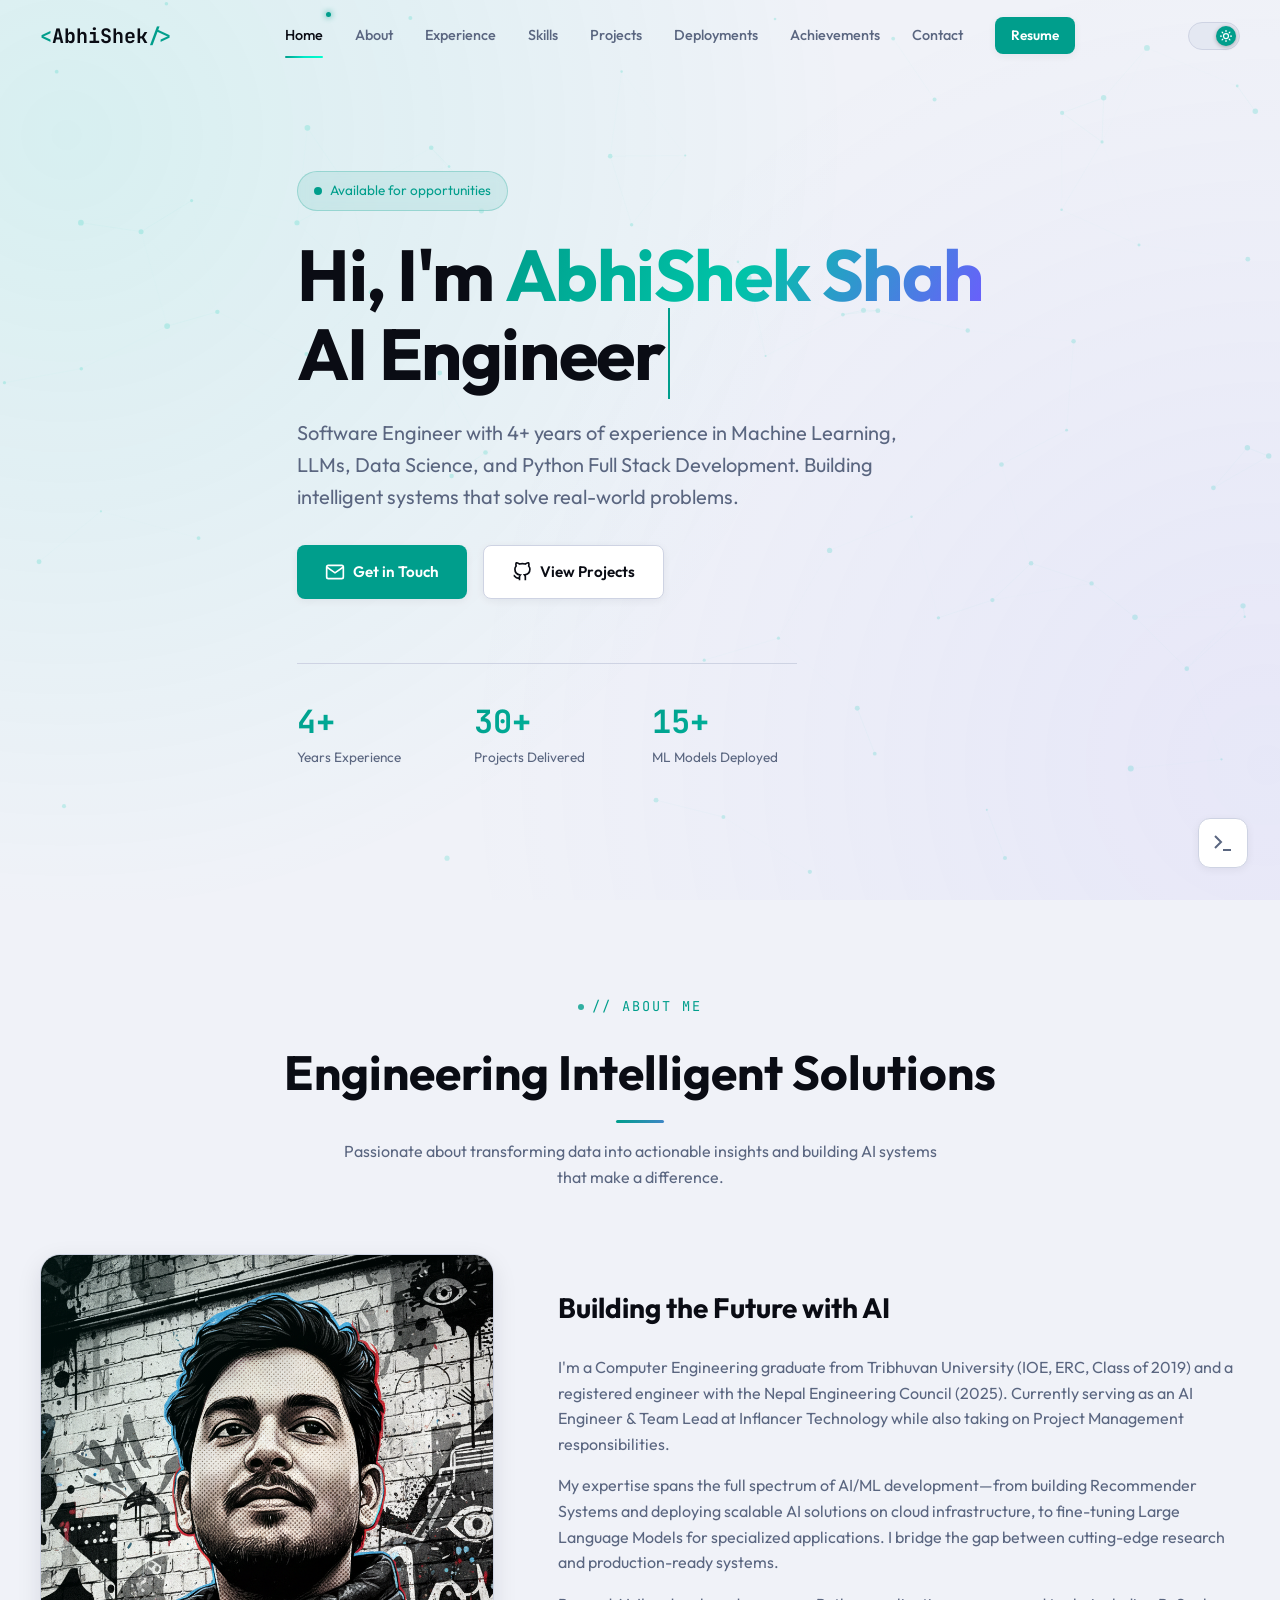
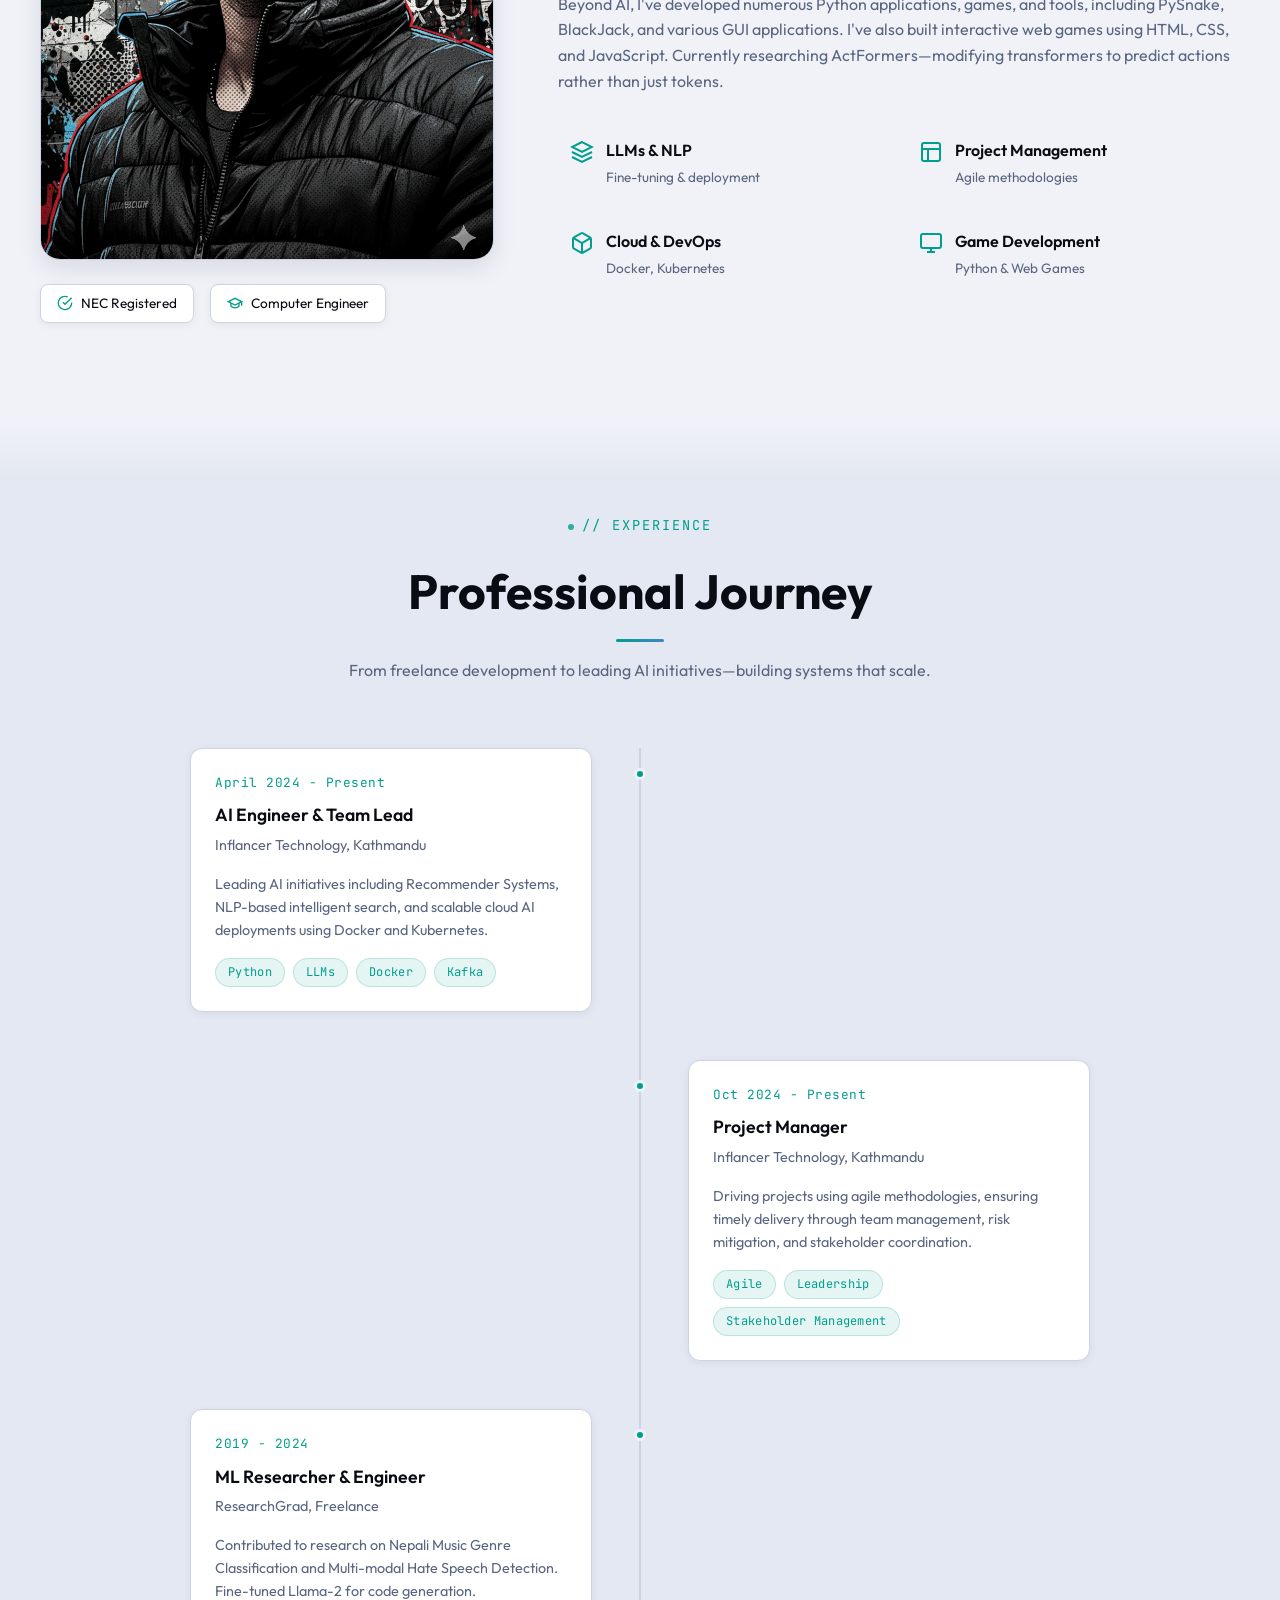
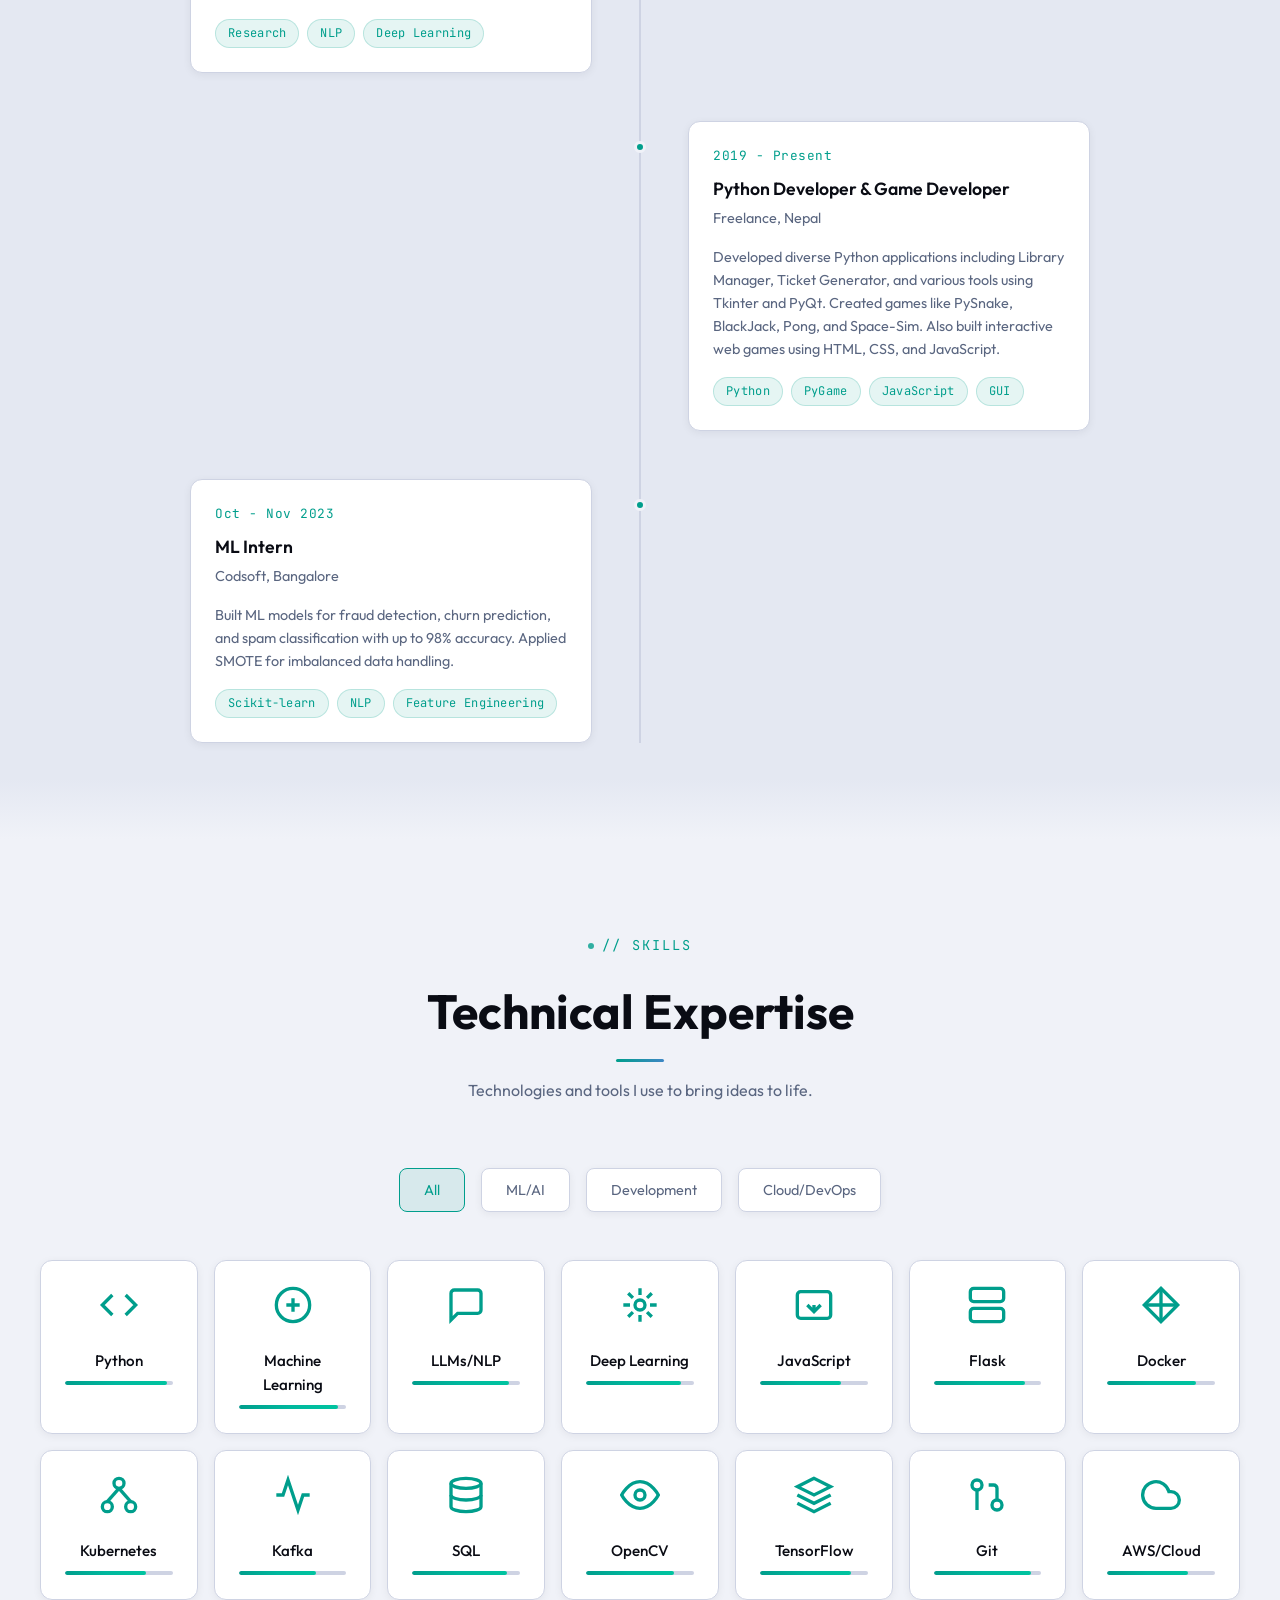
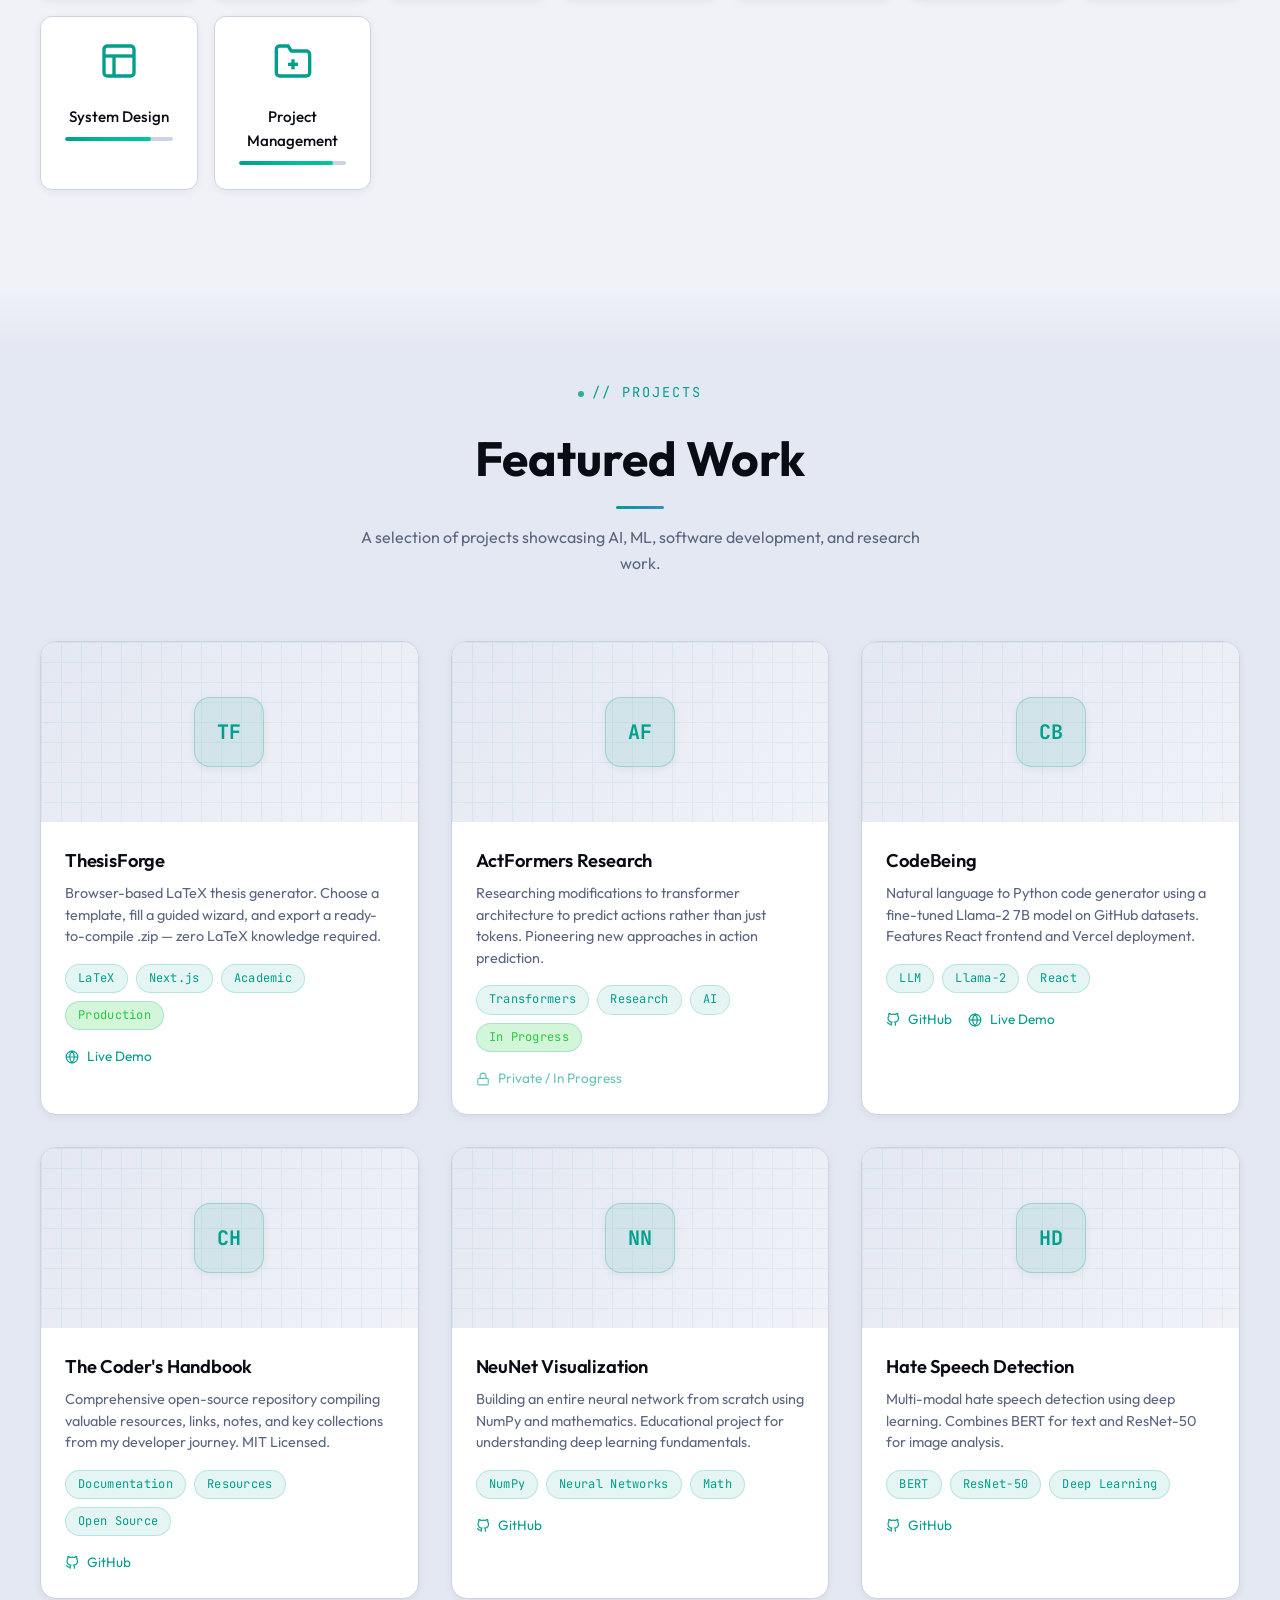
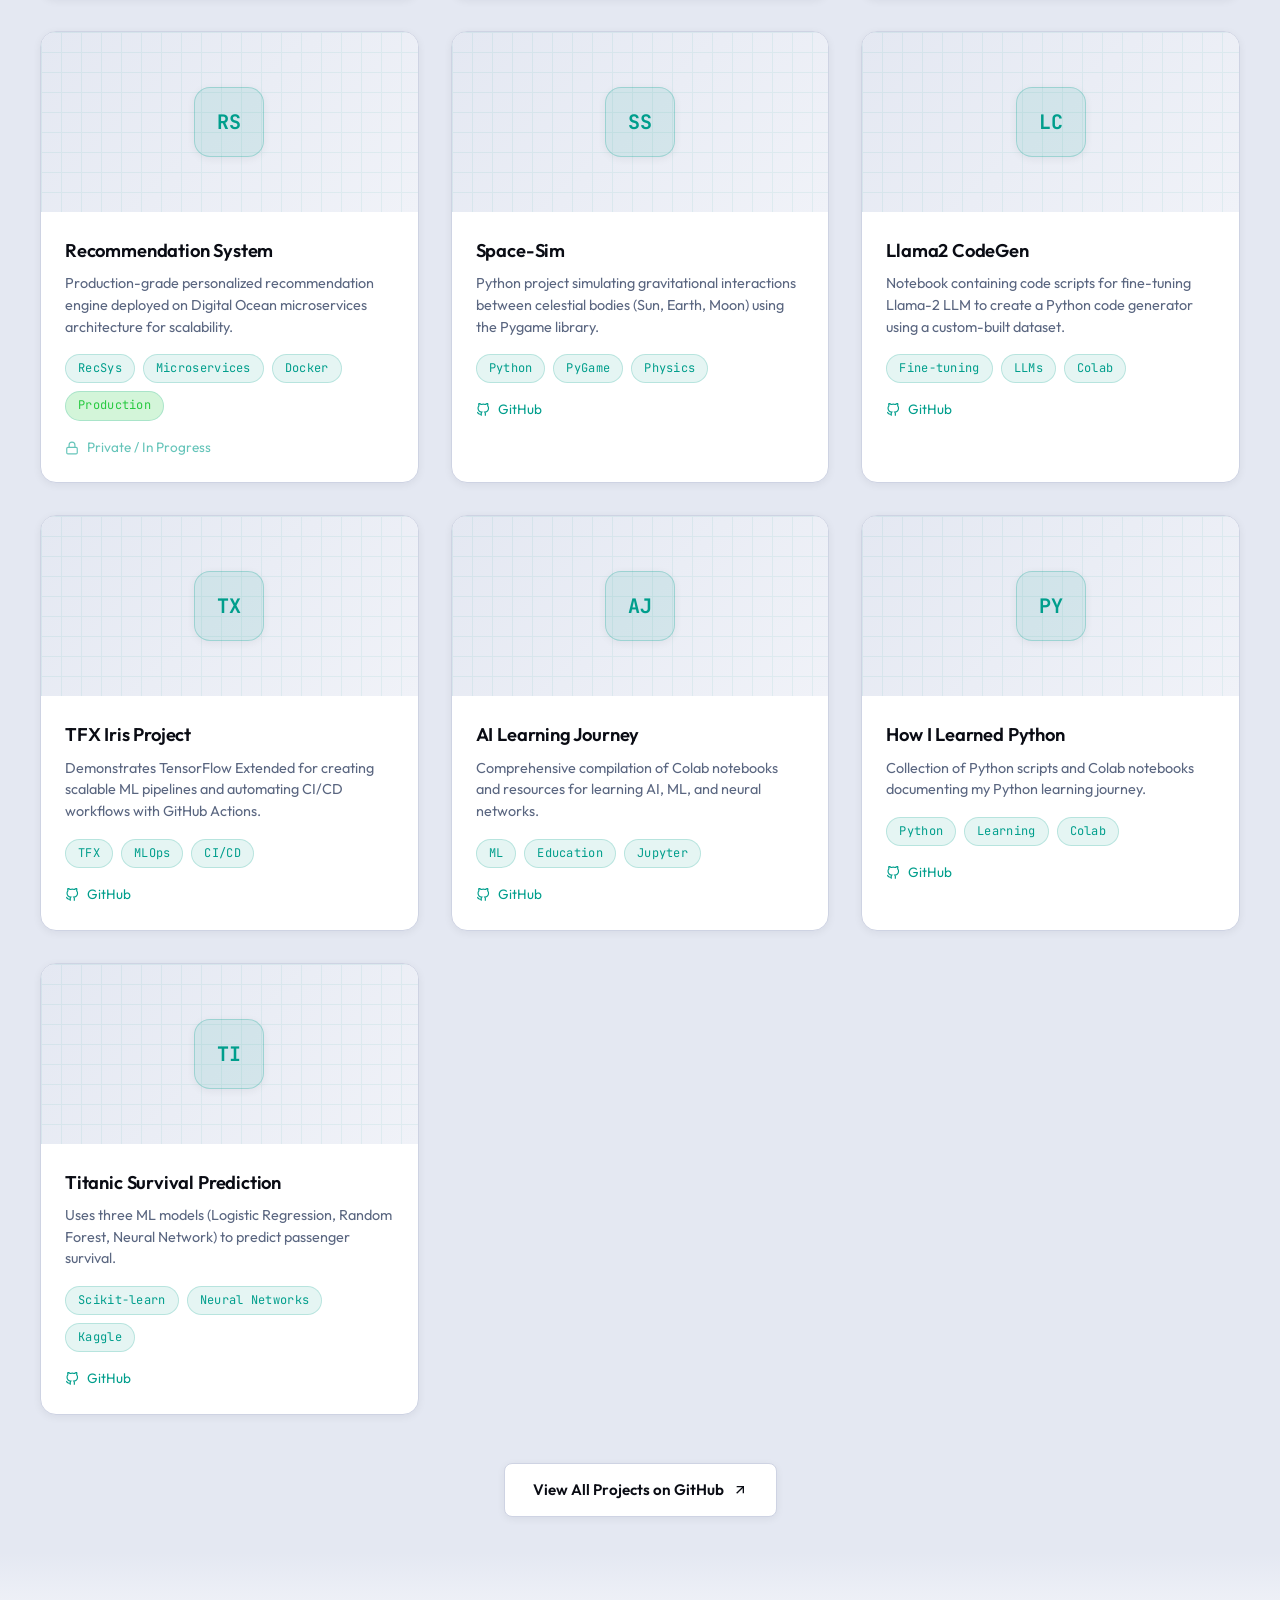
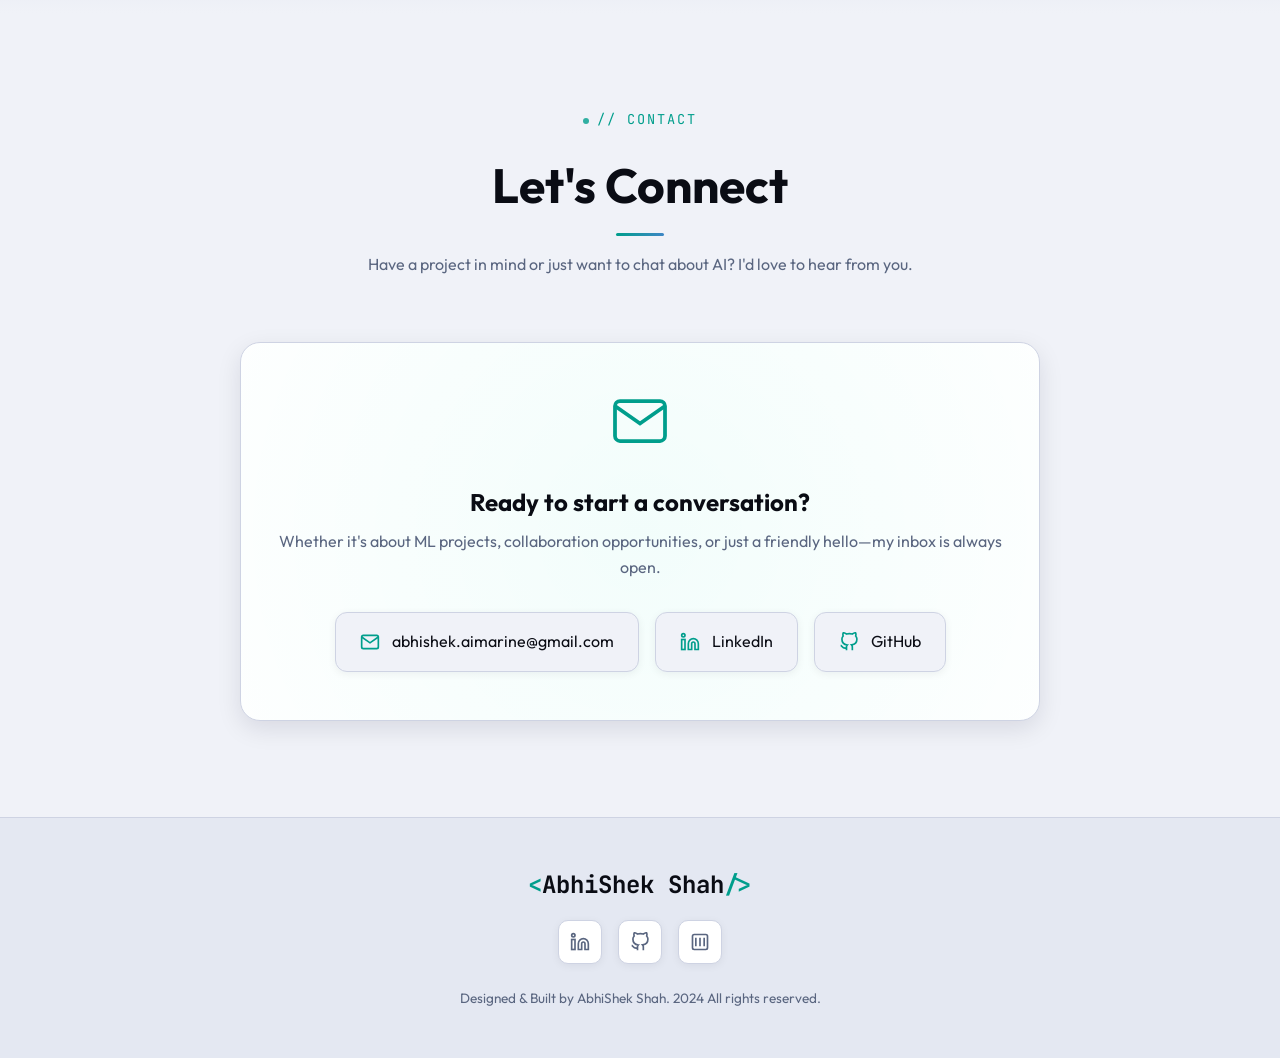
<file: index.html>
<!DOCTYPE html>
<html lang="en" data-theme="dark">
<head>
    <meta charset="UTF-8">
    <meta name="viewport" content="width=device-width, initial-scale=1.0">

    <!--
    ╔══════════════════════════════════════════════════════════════════╗
    ║  SEO LAYER — AbhiShek Shah Portfolio                            ║
    ║  All additions are metadata only. Zero visual/JS changes.       ║
    ╚══════════════════════════════════════════════════════════════════╝
    -->

    <!-- ═══ 1. PRIMARY META ════════════════════════════════════════════
         FIX: Removed duplicate <title>. One canonical title, keyword-
         optimised, under 60 chars, primary keyword first.
         "AbhiShek Shah | AI Engineer & ML Developer — Nepal" = 51 chars.
    ══════════════════════════════════════════════════════════════════ -->
    <title>AbhiShek Shah | AI Engineer &amp; ML Developer — Nepal</title>

    <!-- FIX: Meta description — 155 chars, keywords natural, CTA present.
         Google boldens matching keywords in SERPs, boosting visual CTR. -->
    <meta name="description" content="AbhiShek Shah is an AI Engineer & Team Lead at Inflancer Technology, Kathmandu. Expert in LLMs, NLP, Recommender Systems, Python, Docker & Agile project management.">

    <!-- FIX: Author + robots — explicit E-E-A-T signal for authorship -->
    <meta name="author" content="AbhiShek Shah">
    <meta name="robots" content="index, follow, max-snippet:-1, max-image-preview:large, max-video-preview:-1">

    <!-- FIX: Geo tags — helps Google & Bing surface this page for
         Kathmandu / Nepal engineering talent searches -->
    <meta name="geo.region" content="NP-BA">
    <meta name="geo.placename" content="Kathmandu, Nepal">
    <meta name="geo.position" content="27.7172;85.3240">
    <meta name="ICBM" content="27.7172, 85.3240">

    <!-- FIX: theme-color — brand teal in Chrome/Android address bar -->
    <meta name="theme-color" content="#00d9b5">
    <meta name="theme-color" media="(prefers-color-scheme: light)" content="#009e8c">

    <!-- ═══ 2. CANONICAL ══════════════════════════════════════════════
         FIX: Prevents indexing of www. vs non-www. vs /index.html
         duplicates. Update the domain to your real deployed URL.
    ══════════════════════════════════════════════════════════════════ -->
    <link rel="canonical" href="https://abhiverse01.github.io/">
    <!-- ^ Replace with your actual live domain, e.g.:
         https://abhishekshah.dev/ or https://yourname.vercel.app/    -->

    <!-- ═══ 3. OPEN GRAPH (Facebook, LinkedIn, WhatsApp, Slack) ═══════
         FIX: LinkedIn job applications and recruiter shares now show a
         rich preview card instead of a blank link. OG:image should be a
         1200×630px screenshot/graphic of the portfolio. Store it at
         assets/og-preview.png and update the content URL below.
    ══════════════════════════════════════════════════════════════════ -->
    <meta property="og:type"        content="profile">
    <meta property="og:site_name"   content="AbhiShek Shah Portfolio">
    <meta property="og:title"       content="AbhiShek Shah | AI Engineer &amp; ML Developer">
    <meta property="og:description" content="Software Engineer with 4+ years in Machine Learning, LLMs, NLP, and Python Full-Stack. Currently AI Engineer & Team Lead at Inflancer Technology, Kathmandu.">
    <meta property="og:url"         content="https://abhiverse01.github.io/">
    <meta property="og:image"       content="https://abhiverse01.github.io/assets/og-preview.png">
    <meta property="og:image:width"  content="1200">
    <meta property="og:image:height" content="630">
    <meta property="og:image:alt"    content="AbhiShek Shah — AI Engineer portfolio">
    <meta property="og:locale"      content="en_US">
    <!-- Profile-specific OG (used by Facebook and LinkedIn person profiles) -->
    <meta property="profile:first_name" content="AbhiShek">
    <meta property="profile:last_name"  content="Shah">
    <meta property="profile:username"   content="abhiverse01">

    <!-- ═══ 4. TWITTER / X CARD ══════════════════════════════════════
         FIX: summary_large_image renders a big hero preview on X/Twitter.
         Update twitter:site if you have a Twitter handle.
    ══════════════════════════════════════════════════════════════════ -->
    <meta name="twitter:card"        content="summary_large_image">
    <meta name="twitter:title"       content="AbhiShek Shah | AI Engineer &amp; ML Developer">
    <meta name="twitter:description" content="Software Engineer with 4+ years in ML, LLMs, NLP, and Python. Team Lead at Inflancer Technology, Kathmandu, Nepal.">
    <meta name="twitter:image"       content="https://abhiverse01.github.io/assets/og-preview.png">
    <meta name="twitter:image:alt"   content="AbhiShek Shah — AI Engineer portfolio">
    <!-- <meta name="twitter:site"   content="@yourhandle"> -->
    <!-- <meta name="twitter:creator" content="@yourhandle"> -->

    <!-- ═══ 5. FAVICONS ═══════════════════════════════════════════════
         FIX: Browsers show a blank tab without these. Create the icon
         files and drop them in the root / assets folder.
         Recommended: Use realfavicongenerator.net with your logo/initial.
    ══════════════════════════════════════════════════════════════════ -->
    <link rel="icon"             type="image/x-icon"  href="/favicon.ico">
    <link rel="icon"             type="image/png"     href="/assets/favicon-32x32.png" sizes="32x32">
    <link rel="icon"             type="image/png"     href="/assets/favicon-16x16.png" sizes="16x16">
    <link rel="apple-touch-icon"                      href="/assets/apple-touch-icon.png" sizes="180x180">
    <link rel="manifest"                              href="/site.webmanifest">

    <!-- ═══ 6. PERFORMANCE — PRECONNECT & PRELOAD ════════════════════
         FIX 1: Preconnect to Google Fonts origins (unchanged from original).
         FIX 2: Preload the hero photo (LCP element) — Google's Core Web
         Vitals score this as a ranking signal. fetchpriority="high" tells
         the browser to fetch it before anything else above the fold.
         FIX 3: font-display=swap appended to Google Fonts URL prevents
         invisible text during font load (FOIT), improving CLS scores.
    ══════════════════════════════════════════════════════════════════ -->
    <link rel="preconnect" href="https://fonts.googleapis.com">
    <link rel="preconnect" href="https://fonts.gstatic.com" crossorigin>

    <!-- FIX: Preload LCP hero image — update path if your image differs -->
    <link rel="preload" as="image" href="assets/hero-photo.png" fetchpriority="high">

    <!-- FIX: &display=swap added — eliminates FOIT, improves CLS -->
    <link href="https://fonts.googleapis.com/css2?family=JetBrains+Mono:wght@400;500;600;700&family=Outfit:wght@300;400;500;600;700&display=swap" rel="stylesheet">

    <link rel="stylesheet" href="styles.css">

    <!-- ═══ 7. JSON-LD STRUCTURED DATA ═══════════════════════════════
         FIX: Google's March 2026 update made entity schema the highest-
         leverage SEO signal for AI Overviews and Knowledge Graph inclusion.
         Using @graph to nest Person + ProfilePage + WebSite in one block.

         KEY SIGNALS:
         • Person.sameAs → LinkedIn, GitHub, Medium = entity disambiguation.
           Google/Bing/Perplexity use these to resolve "who is this person"
           with high confidence → increased probability of AI Overview citation.
         • Person.knowsAbout → maps expertise to searchable topics.
         • ProfilePage wraps Person per Google's portfolio schema guidance.
         • WebSite with potentialAction enables Sitelinks Search Box
           (if Google decides to show it for branded queries).
         • BreadcrumbList → establishes navigation structure for rich results.

         Content parity rule (March 2026): every schema property here has
         matching visible text on the page. Do not add properties for
         content that isn't rendered — Google flags this as spammy.
    ══════════════════════════════════════════════════════════════════ -->
    <script type="application/ld+json">
    {
      "@context": "https://schema.org",
      "@graph": [
        {
          "@type": "Person",
          "@id": "https://abhiverse01.github.io/#person",
          "name": "AbhiShek Shah",
          "alternateName": "Abhishek Shah",
          "jobTitle": "AI Engineer & Team Lead",
          "description": "Software Engineer with 4+ years of experience in Machine Learning, LLMs, NLP, Data Science, and Python Full Stack Development. Currently AI Engineer & Team Lead and Project Manager at Inflancer Technology, Kathmandu, Nepal.",
          "url": "https://abhiverse01.github.io/",
          "email": "abhishek.aimarine@gmail.com",
          "image": "https://abhiverse01.github.io/assets/hero-photo.png",
          "nationality": "NP",
          "address": {
            "@type": "PostalAddress",
            "addressLocality": "Kathmandu",
            "addressCountry": "NP"
          },
          "alumniOf": {
            "@type": "CollegeOrUniversity",
            "name": "Tribhuvan University, IOE ERC",
            "url": "https://ioe.tu.edu.np/"
          },
          "worksFor": {
            "@type": "Organization",
            "name": "Inflancer Technology",
            "url": "https://inflancer.com",
            "address": {
              "@type": "PostalAddress",
              "addressLocality": "Kathmandu",
              "addressCountry": "NP"
            }
          },
          "knowsAbout": [
            "Machine Learning",
            "Large Language Models",
            "Natural Language Processing",
            "Python Programming",
            "Recommender Systems",
            "Deep Learning",
            "Docker",
            "Kubernetes",
            "Agile Project Management",
            "Data Science",
            "AI Engineering",
            "LLM Fine-tuning",
            "Llama-2",
            "Transformers",
            "Apache Kafka"
          ],
          "hasCredential": [
            {
              "@type": "EducationalOccupationalCredential",
              "name": "Nepal Engineering Council Registration",
              "credentialCategory": "Professional Engineering License"
            }
          ],
          "sameAs": [
            "https://www.linkedin.com/in/theabhishekshah/",
            "https://github.com/abhiverse01",
            "https://medium.com/@theabhishekshah"
          ]
        },
        {
          "@type": "ProfilePage",
          "@id": "https://abhiverse01.github.io/#profilepage",
          "url": "https://abhiverse01.github.io/",
          "name": "AbhiShek Shah — AI Engineer & ML Developer Portfolio",
          "description": "Portfolio of AbhiShek Shah, AI Engineer & Team Lead at Inflancer Technology, Kathmandu. Specialising in LLMs, NLP, Recommender Systems, and Python development.",
          "inLanguage": "en",
          "dateModified": "2025-01-01",
          "mainEntity": {
            "@id": "https://abhiverse01.github.io/#person"
          },
          "breadcrumb": {
            "@type": "BreadcrumbList",
            "itemListElement": [
              {
                "@type": "ListItem",
                "position": 1,
                "name": "Home",
                "item": "https://abhiverse01.github.io/"
              },
              {
                "@type": "ListItem",
                "position": 2,
                "name": "Achievements",
                "item": "https://abhiverse01.github.io/achievements.html"
              }
            ]
          }
        },
        {
          "@type": "WebSite",
          "@id": "https://abhiverse01.github.io/#website",
          "url": "https://abhiverse01.github.io/",
          "name": "AbhiShek Shah Portfolio",
          "description": "AI Engineer and ML Developer portfolio showcasing projects in LLMs, NLP, Recommender Systems, and Python development.",
          "inLanguage": "en",
          "author": {
            "@id": "https://abhiverse01.github.io/#person"
          },
          "potentialAction": {
            "@type": "SearchAction",
            "target": {
              "@type": "EntryPoint",
              "urlTemplate": "https://abhiverse01.github.io/?q={search_term_string}"
            },
            "query-input": "required name=search_term_string"
          }
        }
      ]
    }
    </script>
</head>
<body>
   <!-- Neural Network Canvas -->
   <canvas id="neural-canvas"></canvas>

   <!-- Header -->
   <header class="header" id="header">
       <nav class="nav-container">
           <a href="#" class="logo">
               <span class="accent">&lt;</span>AbhiShek<span class="accent">/&gt;</span>
           </a>

           <div class="nav-controls">
               <button id="theme-toggle" class="theme-toggle" aria-label="Toggle colour theme" aria-pressed="false">
                   <span class="theme-toggle-track">
                       <span class="theme-toggle-thumb">
                           <!-- Moon icon (dark mode indicator) -->
                           <svg class="icon-moon" viewBox="0 0 24 24" fill="none" stroke="currentColor" stroke-width="2.5" stroke-linecap="round" stroke-linejoin="round" aria-hidden="true">
                               <path d="M21 12.79A9 9 0 1 1 11.21 3 7 7 0 0 0 21 12.79z"/>
                           </svg>
                           <!-- Sun icon (light mode indicator) -->
                           <svg class="icon-sun" viewBox="0 0 24 24" fill="none" stroke="currentColor" stroke-width="2.5" stroke-linecap="round" stroke-linejoin="round" aria-hidden="true">
                               <circle cx="12" cy="12" r="5"/>
                               <line x1="12" y1="1" x2="12" y2="3"/>
                               <line x1="12" y1="21" x2="12" y2="23"/>
                               <line x1="4.22" y1="4.22" x2="5.64" y2="5.64"/>
                               <line x1="18.36" y1="18.36" x2="19.78" y2="19.78"/>
                               <line x1="1" y1="12" x2="3" y2="12"/>
                               <line x1="21" y1="12" x2="23" y2="12"/>
                               <line x1="4.22" y1="19.78" x2="5.64" y2="18.36"/>
                               <line x1="18.36" y1="5.64" x2="19.78" y2="4.22"/>
                           </svg>
                       </span>
                   </span>
               </button>

               <button class="mobile-menu-btn" id="mobile-menu-btn" aria-label="Toggle menu" aria-expanded="false" aria-controls="nav-links">
                   <span></span>
                   <span></span>
                   <span></span>
               </button>
           </div>

           <div class="nav-links" id="nav-links">
               <a href="#home" class="nav-link active">Home</a>
               <a href="#about" class="nav-link">About</a>
               <a href="#experience" class="nav-link">Experience</a>
               <a href="#skills" class="nav-link">Skills</a>
               <a href="#projects" class="nav-link">Projects</a>
               <a href="deployments.html" class="nav-link">Deployments</a>
               <a href="achievements.html" class="nav-link">Achievements</a>
               <a href="#contact" class="nav-link">Contact</a>
               <a href="https://drive.google.com/file/d/1YKlCkJJ5JuzMdmZ4OBsXnNCXRpKNfXCx/view?usp=sharing" target="_blank" rel="noopener noreferrer" class="btn btn-primary btn-small" title="View & Download Resume">Resume</a>
           </div>
       </nav>
   </header>
    <!-- Mobile Overlay -->
    <div class="mobile-overlay" id="mobile-overlay"></div>

    <main>
        <!-- Hero Section -->
        <section class="hero" id="home">
            <div class="hero-content">
                <div class="hero-label reveal">
                    <span>Available for opportunities</span>
                </div>
                
                <h1 class="hero-title reveal">
                    Hi, I'm <span class="name-highlight" id="name-highlight">AbhiShek Shah</span><br>
                    <span id="typing-container">AI Engineer</span><span class="typing-text"></span>
                </h1>
                
                <p class="hero-subtitle reveal">
                    Software Engineer with 4+ years of experience in Machine Learning, LLMs, Data Science, and Python Full Stack Development. Building intelligent systems that solve real-world problems.
                </p>

                <div class="hero-cta reveal">
                    <a href="#contact" class="btn btn-primary">
                        <svg width="20" height="20" viewBox="0 0 24 24" fill="none" stroke="currentColor" stroke-width="2">
                            <path d="M4 4h16c1.1 0 2 .9 2 2v12c0 1.1-.9 2-2 2H4c-1.1 0-2-.9-2-2V6c0-1.1.9-2 2-2z"/>
                            <polyline points="22,6 12,13 2,6"/>
                        </svg>
                        Get in Touch
                    </a>
                    <a href="#projects" class="btn btn-secondary">
                        <svg width="20" height="20" viewBox="0 0 24 24" fill="none" stroke="currentColor" stroke-width="2">
                            <path d="M9 19c-5 1.5-5-2.5-7-3m14 6v-3.87a3.37 3.37 0 0 0-.94-2.61c3.14-.35 6.44-1.54 6.44-7A5.44 5.44 0 0 0 20 4.77 5.07 5.07 0 0 0 19.91 1S18.73.65 16 2.48a13.38 13.38 0 0 0-7 0C6.27.65 5.09 1 5.09 1A5.07 5.07 0 0 0 5 4.77a5.44 5.44 0 0 0-1.5 3.78c0 5.42 3.3 6.61 6.44 7A3.37 3.37 0 0 0 9 18.13V22"/>
                        </svg>
                        View Projects
                    </a>
                </div>

                <div class="hero-stats reveal">
                    <div class="stat-item">
                        <div class="stat-value" data-target="4">0</div>
                        <div class="stat-label">Years Experience</div>
                    </div>
                    <div class="stat-item">
                        <div class="stat-value" data-target="30">0</div>
                        <div class="stat-label">Projects Delivered</div>
                    </div>
                    <div class="stat-item">
                        <div class="stat-value" data-target="15">0</div>
                        <div class="stat-label">ML Models Deployed</div>
                    </div>
                </div>
            </div>
        </section>

        <!-- About Section -->
        <section class="section" id="about">
            <div class="section-header reveal">
                <div class="section-label">// About Me</div>
                <h2 class="section-title">Engineering Intelligent Solutions</h2>
                <p class="section-desc">Passionate about transforming data into actionable insights and building AI systems that make a difference.</p>
            </div>

            <div class="about-grid">
                <div class="about-image reveal">
                    <div class="about-image-frame">
                        <img src="assets/hero-photo.png" alt="AbhiShek Shah" class="about-photo">
                    </div>
                    <div class="about-credentials">
                        <div class="credential-badge">
                            <svg viewBox="0 0 24 24" fill="none" stroke="currentColor" stroke-width="2">
                                <path d="M22 11.08V12a10 10 0 1 1-5.93-9.14"/>
                                <polyline points="22 4 12 14.01 9 11.01"/>
                            </svg>
                            <span>NEC Registered</span>
                        </div>
                        <div class="credential-badge">
                            <svg viewBox="0 0 24 24" fill="none" stroke="currentColor" stroke-width="2">
                                <path d="M22 10v6M2 10l10-5 10 5-10 5z"/>
                                <path d="M6 12v5c3 3 9 3 12 0v-5"/>
                            </svg>
                            <span>Computer Engineer</span>
                        </div>
                    </div>
                </div>

                <div class="about-content reveal">
                    <h3>Building the Future with AI</h3>
                    <p>
                        I'm a Computer Engineering graduate from Tribhuvan University (IOE, ERC, Class of 2019) and a registered engineer with the Nepal Engineering Council (2025). Currently serving as an AI Engineer & Team Lead at Inflancer Technology while also taking on Project Management responsibilities.
                    </p>
                    <p>
                        My expertise spans the full spectrum of AI/ML development—from building Recommender Systems and deploying scalable AI solutions on cloud infrastructure, to fine-tuning Large Language Models for specialized applications. I bridge the gap between cutting-edge research and production-ready systems.
                    </p>
                    <p>
                        Beyond AI, I've developed numerous Python applications, games, and tools, including PySnake, BlackJack, and various GUI applications. I've also built interactive web games using HTML, CSS, and JavaScript. Currently researching ActFormers—modifying transformers to predict actions rather than just tokens.
                    </p>

                    <div class="about-highlights">
                        <div class="highlight-item">
                            <svg class="highlight-icon" viewBox="0 0 24 24" fill="none" stroke="currentColor" stroke-width="2">
                                <path d="M12 2L2 7l10 5 10-5-10-5zM2 17l10 5 10-5M2 12l10 5 10-5"/>
                            </svg>
                            <div class="highlight-text">
                                <strong>LLMs & NLP</strong>
                                <p>Fine-tuning & deployment</p>
                            </div>
                        </div>
                        <div class="highlight-item">
                            <svg class="highlight-icon" viewBox="0 0 24 24" fill="none" stroke="currentColor" stroke-width="2">
                                <rect x="3" y="3" width="18" height="18" rx="2" ry="2"/>
                                <line x1="3" y1="9" x2="21" y2="9"/>
                                <line x1="9" y1="21" x2="9" y2="9"/>
                            </svg>
                            <div class="highlight-text">
                                <strong>Project Management</strong>
                                <p>Agile methodologies</p>
                            </div>
                        </div>
                        <div class="highlight-item">
                            <svg class="highlight-icon" viewBox="0 0 24 24" fill="none" stroke="currentColor" stroke-width="2">
                                <path d="M21 16V8a2 2 0 0 0-1-1.73l-7-4a2 2 0 0 0-2 0l-7 4A2 2 0 0 0 3 8v8a2 2 0 0 0 1 1.73l7 4a2 2 0 0 0 2 0l7-4A2 2 0 0 0 21 16z"/>
                                <polyline points="3.27 6.96 12 12.01 20.73 6.96"/>
                                <line x1="12" y1="22.08" x2="12" y2="12"/>
                            </svg>
                            <div class="highlight-text">
                                <strong>Cloud & DevOps</strong>
                                <p>Docker, Kubernetes</p>
                            </div>
                        </div>
                        <div class="highlight-item">
                            <svg class="highlight-icon" viewBox="0 0 24 24" fill="none" stroke="currentColor" stroke-width="2">
                                <rect x="2" y="3" width="20" height="14" rx="2" ry="2"/>
                                <line x1="8" y1="21" x2="16" y2="21"/>
                                <line x1="12" y1="17" x2="12" y2="21"/>
                            </svg>
                            <div class="highlight-text">
                                <strong>Game Development</strong>
                                <p>Python & Web Games</p>
                            </div>
                        </div>
                    </div>
                </div>
            </div>
        </section>

        <!-- Experience Section -->
        <section class="section section-alt" id="experience">
            <div class="section-header reveal">
                <div class="section-label">// Experience</div>
                <h2 class="section-title">Professional Journey</h2>
                <p class="section-desc">From freelance development to leading AI initiatives—building systems that scale.</p>
            </div>

            <div class="timeline">
                <div class="timeline-item reveal">
                    <div class="timeline-dot"></div>
                    <div class="timeline-card">
                        <div class="timeline-date">April 2024 - Present</div>
                        <h3 class="timeline-title">AI Engineer & Team Lead</h3>
                        <div class="timeline-company">Inflancer Technology, Kathmandu</div>
                        <p class="timeline-desc">Leading AI initiatives including Recommender Systems, NLP-based intelligent search, and scalable cloud AI deployments using Docker and Kubernetes.</p>
                        <div class="timeline-tags">
                            <span class="tag">Python</span>
                            <span class="tag">LLMs</span>
                            <span class="tag">Docker</span>
                            <span class="tag">Kafka</span>
                        </div>
                    </div>
                </div>

                <div class="timeline-item reveal">
                    <div class="timeline-dot"></div>
                    <div class="timeline-card">
                        <div class="timeline-date">Oct 2024 - Present</div>
                        <h3 class="timeline-title">Project Manager</h3>
                        <div class="timeline-company">Inflancer Technology, Kathmandu</div>
                        <p class="timeline-desc">Driving projects using agile methodologies, ensuring timely delivery through team management, risk mitigation, and stakeholder coordination.</p>
                        <div class="timeline-tags">
                            <span class="tag">Agile</span>
                            <span class="tag">Leadership</span>
                            <span class="tag">Stakeholder Management</span>
                        </div>
                    </div>
                </div>

                <div class="timeline-item reveal">
                    <div class="timeline-dot"></div>
                    <div class="timeline-card">
                        <div class="timeline-date">2019 - 2024</div>
                        <h3 class="timeline-title">ML Researcher & Engineer</h3>
                        <div class="timeline-company">ResearchGrad, Freelance</div>
                        <p class="timeline-desc">Contributed to research on Nepali Music Genre Classification and Multi-modal Hate Speech Detection. Fine-tuned Llama-2 for code generation.</p>
                        <div class="timeline-tags">
                            <span class="tag">Research</span>
                            <span class="tag">NLP</span>
                            <span class="tag">Deep Learning</span>
                        </div>
                    </div>
                </div>

                <div class="timeline-item reveal">
                    <div class="timeline-dot"></div>
                    <div class="timeline-card">
                        <div class="timeline-date">2019 - Present</div>
                        <h3 class="timeline-title">Python Developer & Game Developer</h3>
                        <div class="timeline-company">Freelance, Nepal</div>
                        <p class="timeline-desc">Developed diverse Python applications including Library Manager, Ticket Generator, and various tools using Tkinter and PyQt. Created games like PySnake, BlackJack, Pong, and Space-Sim. Also built interactive web games using HTML, CSS, and JavaScript.</p>
                        <div class="timeline-tags">
                            <span class="tag">Python</span>
                            <span class="tag">PyGame</span>
                            <span class="tag">JavaScript</span>
                            <span class="tag">GUI</span>
                        </div>
                    </div>
                </div>

                <div class="timeline-item reveal">
                    <div class="timeline-dot"></div>
                    <div class="timeline-card">
                        <div class="timeline-date">Oct - Nov 2023</div>
                        <h3 class="timeline-title">ML Intern</h3>
                        <div class="timeline-company">Codsoft, Bangalore</div>
                        <p class="timeline-desc">Built ML models for fraud detection, churn prediction, and spam classification with up to 98% accuracy. Applied SMOTE for imbalanced data handling.</p>
                        <div class="timeline-tags">
                            <span class="tag">Scikit-learn</span>
                            <span class="tag">NLP</span>
                            <span class="tag">Feature Engineering</span>
                        </div>
                    </div>
                </div>
            </div>
        </section>

        <!-- Skills Section -->
        <section class="section" id="skills">
            <div class="section-header reveal">
                <div class="section-label">// Skills</div>
                <h2 class="section-title">Technical Expertise</h2>
                <p class="section-desc">Technologies and tools I use to bring ideas to life.</p>
            </div>

            <div class="skills-container">
                <div class="skills-categories reveal">
                    <button class="skill-category-btn active" data-category="all">All</button>
                    <button class="skill-category-btn" data-category="ml">ML/AI</button>
                    <button class="skill-category-btn" data-category="dev">Development</button>
                    <button class="skill-category-btn" data-category="cloud">Cloud/DevOps</button>
                </div>

                <div class="skills-grid reveal" id="skills-grid">
                    <!-- Skills populated by JS -->
                </div>
            </div>
        </section>

        <!-- Projects Section -->
        <section class="section section-alt" id="projects">
            <div class="section-header reveal">
                <div class="section-label">// Projects</div>
                <h2 class="section-title">Featured Work</h2>
                <p class="section-desc">A selection of projects showcasing AI, ML, software development, and research work.</p>
            </div>

            <div class="projects-grid" id="projects-grid">
                <!-- Projects populated by JS -->
            </div>

            <div class="text-center mt-12 reveal">
                <a href="https://github.com/abhiverse01?tab=repositories" target="_blank" class="btn btn-secondary">
                    View All Projects on GitHub
                    <svg width="16" height="16" viewBox="0 0 24 24" fill="none" stroke="currentColor" stroke-width="2">
                        <line x1="7" y1="17" x2="17" y2="7"/>
                        <polyline points="7 7 17 7 17 17"/>
                    </svg>
                </a>
            </div>
        </section>

        <!-- Contact Section -->
        <section class="section" id="contact">
            <div class="section-header reveal">
                <div class="section-label">// Contact</div>
                <h2 class="section-title">Let's Connect</h2>
                <p class="section-desc">Have a project in mind or just want to chat about AI? I'd love to hear from you.</p>
            </div>

            <div class="contact-container reveal">
                <div class="contact-card">
                    <svg width="60" height="60" viewBox="0 0 24 24" fill="none" stroke="var(--accent)" stroke-width="1.5" class="contact-icon">
                        <path d="M4 4h16c1.1 0 2 .9 2 2v12c0 1.1-.9 2-2 2H4c-1.1 0-2-.9-2-2V6c0-1.1.9-2 2-2z"/>
                        <polyline points="22,6 12,13 2,6"/>
                    </svg>
                    <h3 class="contact-title">Ready to start a conversation?</h3>
                    <p class="contact-desc">Whether it's about ML projects, collaboration opportunities, or just a friendly hello—my inbox is always open.</p>
                    
                    <div class="contact-links">
                        <a href="mailto:abhishek.aimarine@gmail.com" class="contact-link">
                            <svg viewBox="0 0 24 24" fill="none" stroke="currentColor" stroke-width="2">
                                <path d="M4 4h16c1.1 0 2 .9 2 2v12c0 1.1-.9 2-2 2H4c-1.1 0-2-.9-2-2V6c0-1.1.9-2 2-2z"/>
                                <polyline points="22,6 12,13 2,6"/>
                            </svg>
                            <span>abhishek.aimarine@gmail.com</span>
                        </a>
                        <a href="https://www.linkedin.com/in/theabhishekshah/" target="_blank" class="contact-link">
                            <svg viewBox="0 0 24 24" fill="none" stroke="currentColor" stroke-width="2">
                                <path d="M16 8a6 6 0 0 1 6 6v7h-4v-7a2 2 0 0 0-2-2 2 2 0 0 0-2 2v7h-4v-7a6 6 0 0 1 6-6z"/>
                                <rect x="2" y="9" width="4" height="12"/>
                                <circle cx="4" cy="4" r="2"/>
                            </svg>
                            <span>LinkedIn</span>
                        </a>
                        <a href="https://github.com/abhiverse01" target="_blank" class="contact-link">
                            <svg viewBox="0 0 24 24" fill="none" stroke="currentColor" stroke-width="2">
                                <path d="M9 19c-5 1.5-5-2.5-7-3m14 6v-3.87a3.37 3.37 0 0 0-.94-2.61c3.14-.35 6.44-1.54 6.44-7A5.44 5.44 0 0 0 20 4.77 5.07 5.07 0 0 0 19.91 1S18.73.65 16 2.48a13.38 13.38 0 0 0-7 0C6.27.65 5.09 1 5.09 1A5.07 5.07 0 0 0 5 4.77a5.44 5.44 0 0 0-1.5 3.78c0 5.42 3.3 6.61 6.44 7A3.37 3.37 0 0 0 9 18.13V22"/>
                            </svg>
                            <span>GitHub</span>
                        </a>
                    </div>
                </div>
            </div>
        </section>
    </main>

    <!-- Footer -->
    <footer class="footer">
        <div class="footer-content">
            <div class="footer-logo">
                <span class="accent">&lt;</span>AbhiShek Shah<span class="accent">/&gt;</span>
            </div>
            <div class="footer-social">
                <a href="https://www.linkedin.com/in/theabhishekshah/" target="_blank" aria-label="LinkedIn">
                    <svg width="20" height="20" viewBox="0 0 24 24" fill="none" stroke="currentColor" stroke-width="2">
                        <path d="M16 8a6 6 0 0 1 6 6v7h-4v-7a2 2 0 0 0-2-2 2 2 0 0 0-2 2v7h-4v-7a6 6 0 0 1 6-6z"/>
                        <rect x="2" y="9" width="4" height="12"/>
                        <circle cx="4" cy="4" r="2"/>
                    </svg>
                </a>
                <a href="https://github.com/abhiverse01" target="_blank" aria-label="GitHub">
                    <svg width="20" height="20" viewBox="0 0 24 24" fill="none" stroke="currentColor" stroke-width="2">
                        <path d="M9 19c-5 1.5-5-2.5-7-3m14 6v-3.87a3.37 3.37 0 0 0-.94-2.61c3.14-.35 6.44-1.54 6.44-7A5.44 5.44 0 0 0 20 4.77 5.07 5.07 0 0 0 19.91 1S18.73.65 16 2.48a13.38 13.38 0 0 0-7 0C6.27.65 5.09 1 5.09 1A5.07 5.07 0 0 0 5 4.77a5.44 5.44 0 0 0-1.5 3.78c0 5.42 3.3 6.61 6.44 7A3.37 3.37 0 0 0 9 18.13V22"/>
                    </svg>
                </a>
                <a href="https://medium.com/@theabhishekshah" target="_blank" aria-label="Medium">
                    <svg width="20" height="20" viewBox="0 0 24 24" fill="none" stroke="currentColor" stroke-width="2">
                        <rect x="3" y="3" width="18" height="18" rx="2"/>
                        <path d="M7 7v10M12 7v10M17 7v10"/>
                    </svg>
                </a>
            </div>
            <p class="footer-copy">Designed & Built by AbhiShek Shah. 2024 All rights reserved.</p>
        </div>
    </footer>

    <!-- Terminal Easter Egg -->
    <div class="terminal-trigger">
        <button class="terminal-btn" id="terminal-toggle" aria-label="Open terminal">
            <svg width="24" height="24" viewBox="0 0 24 24" fill="none" stroke="currentColor" stroke-width="2">
                <polyline points="4 17 10 11 4 5"/>
                <line x1="12" y1="19" x2="20" y2="19"/>
            </svg>
        </button>
    </div>

    <div class="terminal-modal" id="terminal-modal">
        <div class="terminal-header">
            <div class="terminal-dot" style="background: #ff5f56;"></div>
            <div class="terminal-dot" style="background: #ffbd2e;"></div>
            <div class="terminal-dot" style="background: #27ca40;"></div>
            <span class="terminal-title">terminal</span>
        </div>
        <div class="terminal-body" id="terminal-output">
            <div class="terminal-line"><span class="terminal-prompt">$</span> Welcome to AbhiShek's terminal!</div>
            <div class="terminal-line terminal-muted">Type 'help' to see available commands.</div>
        </div>
        <div class="terminal-input-line">
            <span class="terminal-prompt">$</span>
            <input type="text" class="terminal-input" id="terminal-input" placeholder="Type a command..." autocomplete="off">
        </div>
    </div>

    <script src="main.js"></script>
</body>
</html>
</file>
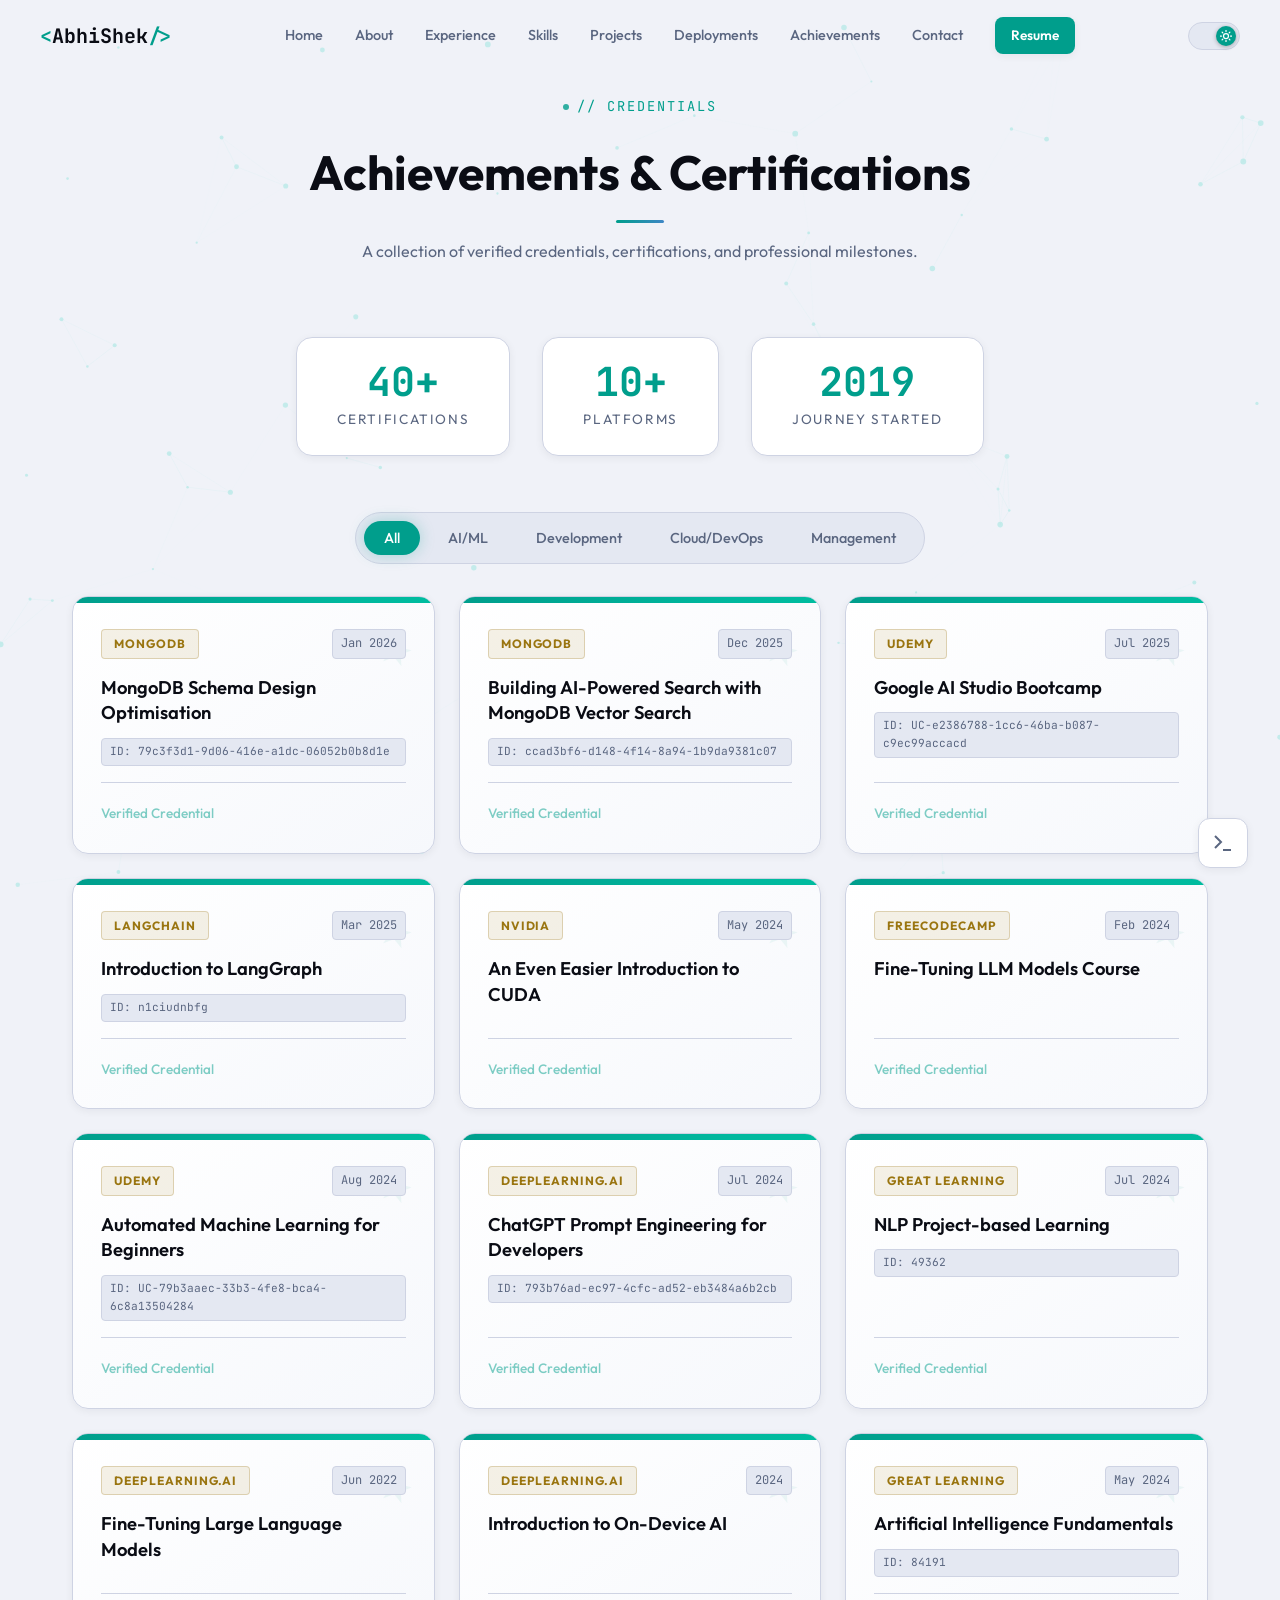
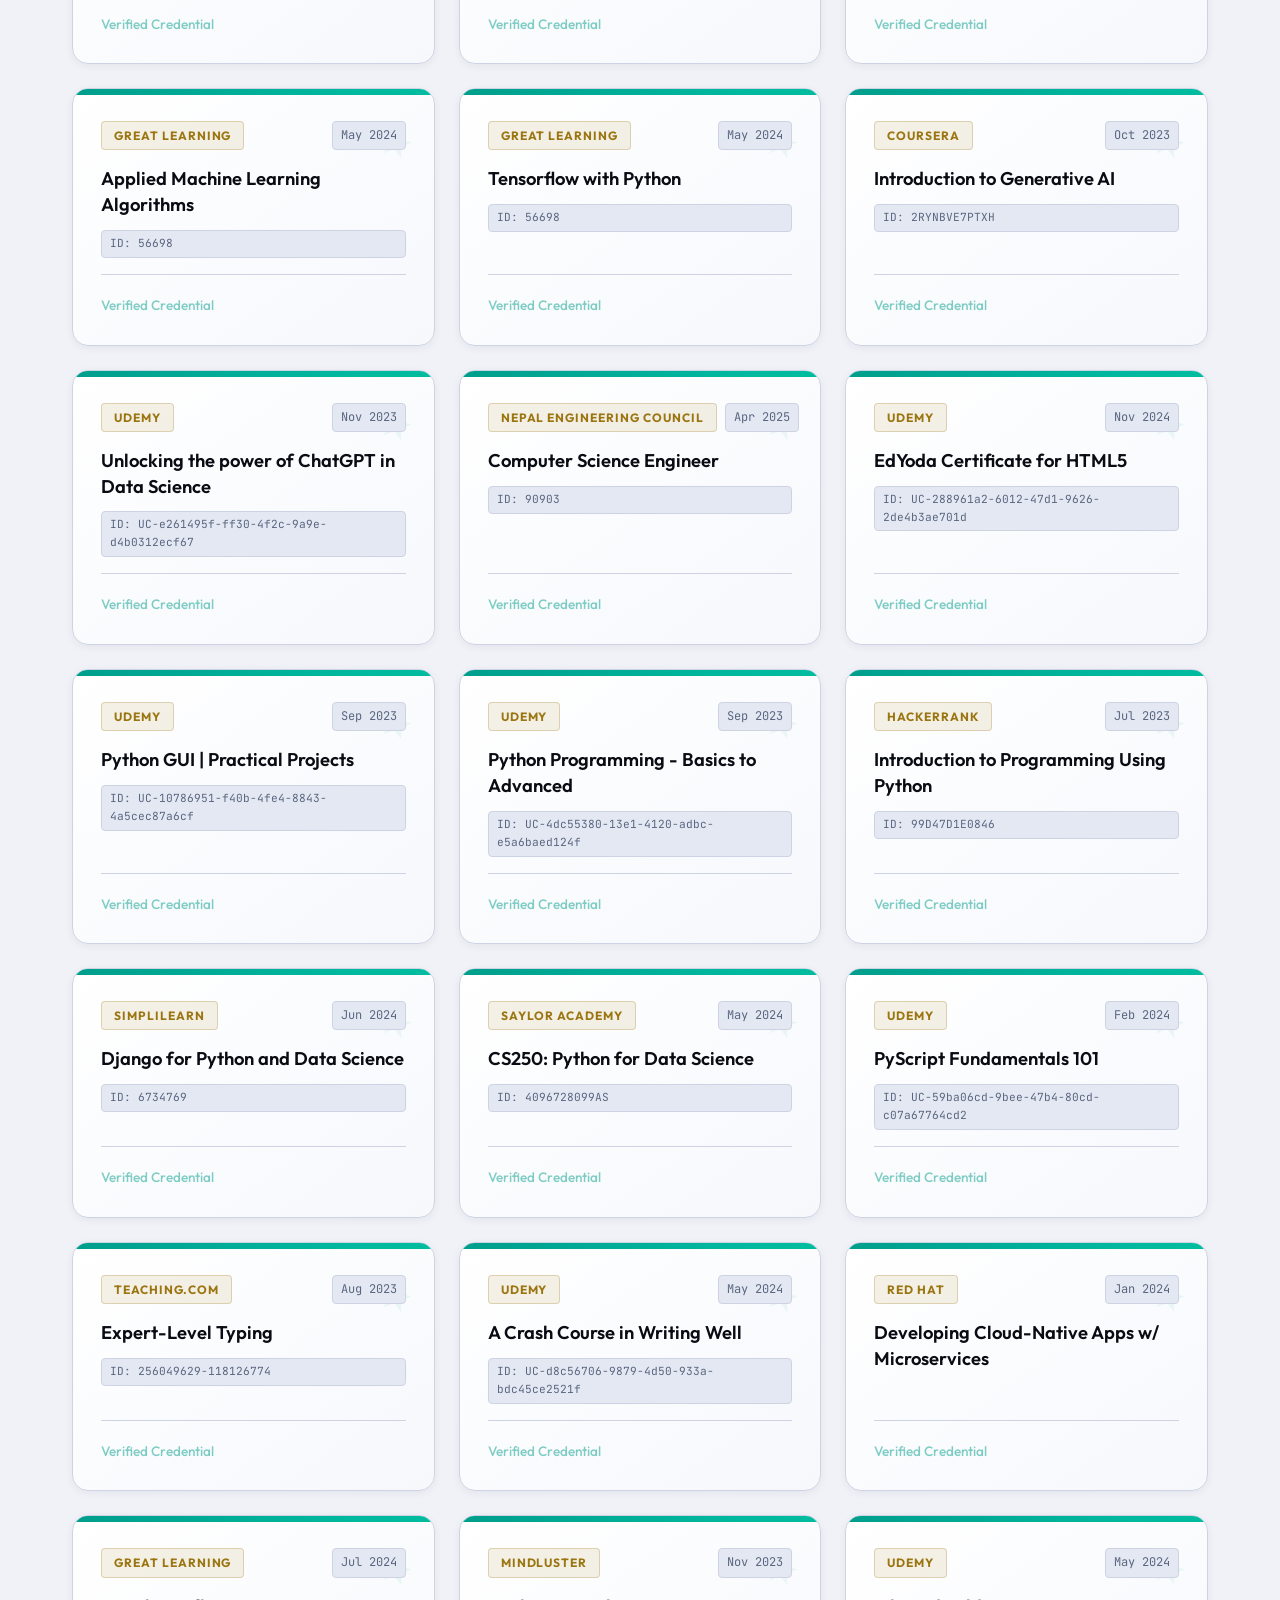
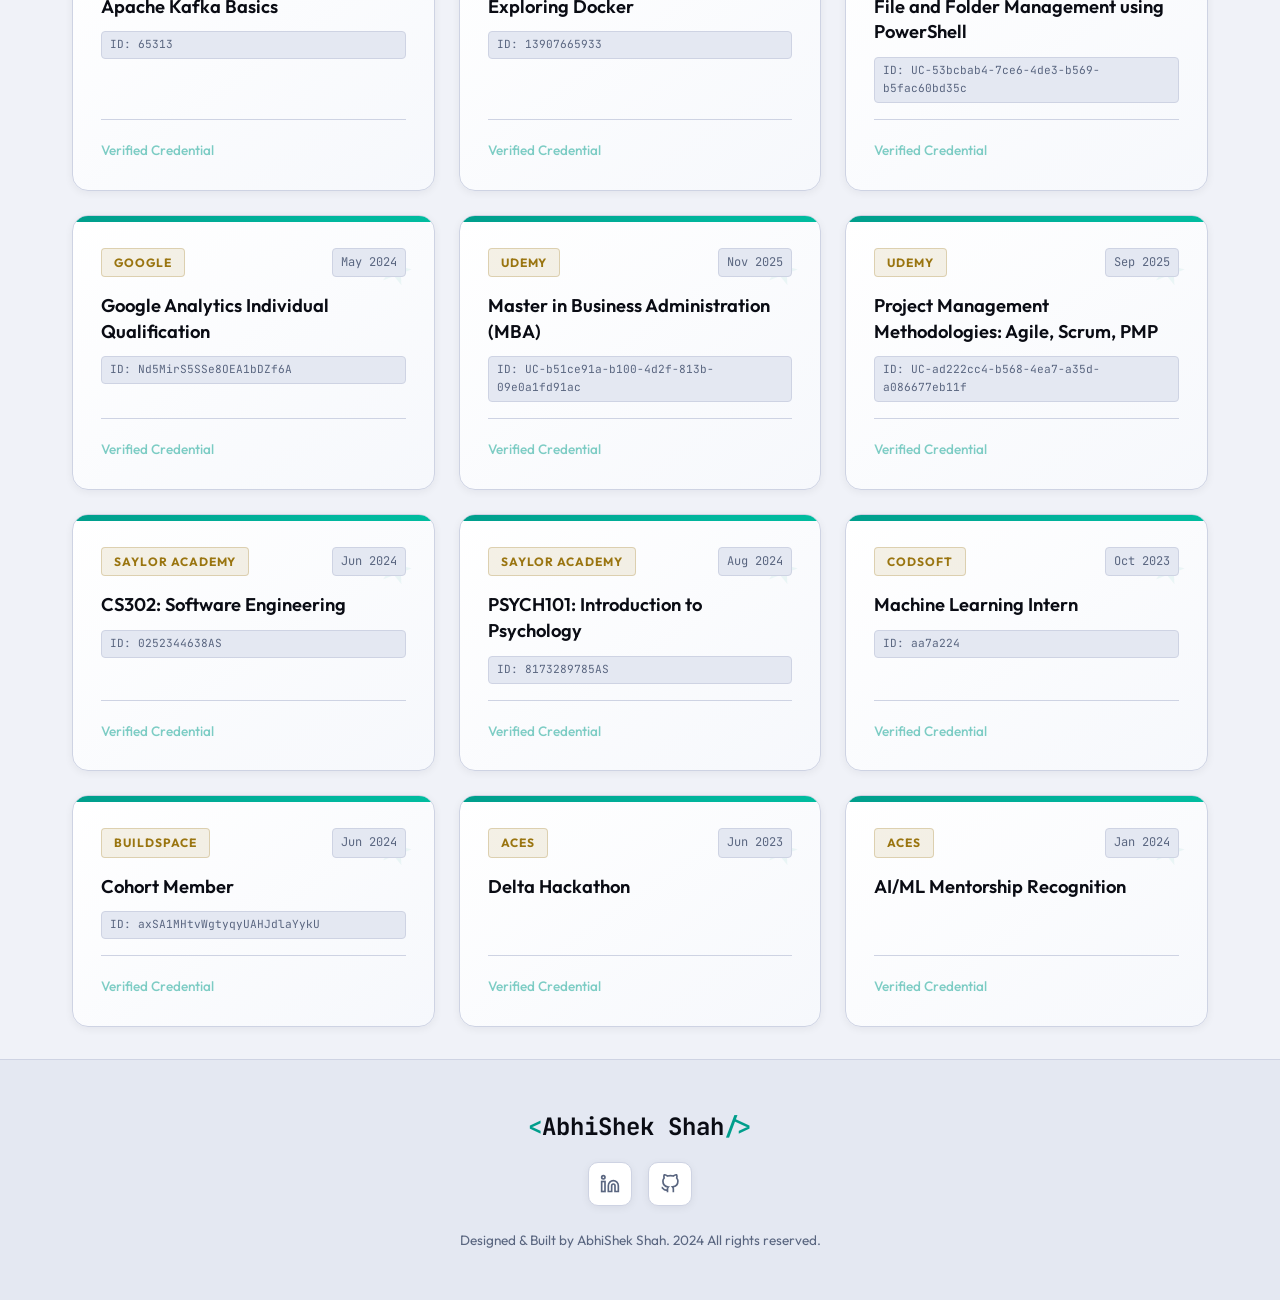
<file: achievements.html>
<!DOCTYPE html>
<html lang="en" data-theme="dark">
<head>
    <meta charset="UTF-8">
    <meta name="viewport" content="width=device-width, initial-scale=1.0">
    <title>Achievements & Certifications | AbhiShek Shah</title>
    
    <link rel="preconnect" href="https://fonts.googleapis.com">
    <link rel="preconnect" href="https://fonts.gstatic.com" crossorigin>
    <link href="https://fonts.googleapis.com/css2?family=JetBrains+Mono:wght@400;500;600;700&family=Outfit:wght@300;400;500;600;700&display=swap" rel="stylesheet">
    
    <link rel="stylesheet" href="styles.css">
    <link rel="stylesheet" href="achievements.css">
</head>
<body>
   <!-- Neural Network Canvas -->
   <canvas id="neural-canvas"></canvas>

   <!-- Header -->
   <header class="header" id="header">
       <nav class="nav-container">
           <a href="index.html" class="logo">
               <span class="accent">&lt;</span>AbhiShek<span class="accent">/&gt;</span>
           </a>

           <div class="nav-controls">
               <button id="theme-toggle" class="theme-toggle" aria-label="Toggle colour theme" aria-pressed="false">
                   <span class="theme-toggle-track">
                       <span class="theme-toggle-thumb">
                           <!-- Moon icon (dark mode indicator) -->
                           <svg class="icon-moon" viewBox="0 0 24 24" fill="none" stroke="currentColor" stroke-width="2.5" stroke-linecap="round" stroke-linejoin="round" aria-hidden="true">
                               <path d="M21 12.79A9 9 0 1 1 11.21 3 7 7 0 0 0 21 12.79z"/>
                           </svg>
                           <!-- Sun icon (light mode indicator) -->
                           <svg class="icon-sun" viewBox="0 0 24 24" fill="none" stroke="currentColor" stroke-width="2.5" stroke-linecap="round" stroke-linejoin="round" aria-hidden="true">
                               <circle cx="12" cy="12" r="5"/>
                               <line x1="12" y1="1" x2="12" y2="3"/>
                               <line x1="12" y1="21" x2="12" y2="23"/>
                               <line x1="4.22" y1="4.22" x2="5.64" y2="5.64"/>
                               <line x1="18.36" y1="18.36" x2="19.78" y2="19.78"/>
                               <line x1="1" y1="12" x2="3" y2="12"/>
                               <line x1="21" y1="12" x2="23" y2="12"/>
                               <line x1="4.22" y1="19.78" x2="5.64" y2="18.36"/>
                               <line x1="18.36" y1="5.64" x2="19.78" y2="4.22"/>
                           </svg>
                       </span>
                   </span>
               </button>

               <button class="mobile-menu-btn" id="mobile-menu-btn" aria-label="Toggle menu" aria-expanded="false" aria-controls="nav-links">
                   <span></span>
                   <span></span>
                   <span></span>
               </button>
           </div>

           <!-- FIX 1: All anchor links now point to index.html#section so navigation
                works correctly when coming from (or going back to) the main page.
                The "Achievements" link uses href="#" since we are already on this page. -->
           <div class="nav-links" id="nav-links">
               <a href="index.html#home" class="nav-link">Home</a>
               <a href="index.html#about" class="nav-link">About</a>
               <a href="index.html#experience" class="nav-link">Experience</a>
               <a href="index.html#skills" class="nav-link">Skills</a>
               <a href="index.html#projects" class="nav-link">Projects</a>
               <a href="deployments.html" class="nav-link">Deployments</a>
               <a href="achievements.html" class="nav-link active">Achievements</a>
               <a href="index.html#contact" class="nav-link">Contact</a>
               <a href="https://abhiverse-tex.vercel.app" target="_blank" rel="noopener noreferrer" class="btn btn-primary btn-small">Resume</a>
           </div>
       </nav>
   </header>

    <!-- Mobile Overlay -->
    <div class="mobile-overlay" id="mobile-overlay"></div>

    <main>
        <!-- Hero Header -->
        <section class="section" style="padding-bottom: 2rem;">
            <div class="section-header reveal">
                <div class="section-label">// Credentials</div>
                <h1 class="section-title">Achievements & Certifications</h1>
                <p class="section-desc">A collection of verified credentials, certifications, and professional milestones.</p>
            </div>
        </section>

        <!-- Stats Bar -->
        <section class="stats-bar reveal">
            <div class="stat-box">
                <span class="stat-number">40+</span>
                <span class="stat-text">Certifications</span>
            </div>
            <div class="stat-box">
                <span class="stat-number">10+</span>
                <span class="stat-text">Platforms</span>
            </div>
            <div class="stat-box">
                <span class="stat-number">2019</span>
                <span class="stat-text">Journey Started</span>
            </div>
        </section>

        <!-- Filters -->
        <section class="filter-section reveal">
            <div class="filter-container">
                <button class="filter-btn active" data-filter="all">All</button>
                <button class="filter-btn" data-filter="ml">AI/ML</button>
                <button class="filter-btn" data-filter="dev">Development</button>
                <button class="filter-btn" data-filter="cloud">Cloud/DevOps</button>
                <button class="filter-btn" data-filter="mgmt">Management</button>
            </div>
        </section>

        <!-- Certificates Grid -->
        <section class="section" style="padding-top: 1rem;">
            <div class="cert-grid" id="cert-grid">
                <!-- Cards will be injected by JS -->
            </div>
        </section>
    </main>

    <!-- Footer -->
    <footer class="footer">
        <div class="footer-content">
            <div class="footer-logo">
                <span class="accent">&lt;</span>AbhiShek Shah<span class="accent">/&gt;</span>
            </div>
            <div class="footer-social">
                <a href="https://www.linkedin.com/in/theabhishekshah/" target="_blank" aria-label="LinkedIn">
                    <svg width="20" height="20" viewBox="0 0 24 24" fill="none" stroke="currentColor" stroke-width="2">
                        <path d="M16 8a6 6 0 0 1 6 6v7h-4v-7a2 2 0 0 0-2-2 2 2 0 0 0-2 2v7h-4v-7a6 6 0 0 1 6-6z"/>
                        <rect x="2" y="9" width="4" height="12"/>
                        <circle cx="4" cy="4" r="2"/>
                    </svg>
                </a>
                <a href="https://github.com/abhiverse01" target="_blank" aria-label="GitHub">
                    <svg width="20" height="20" viewBox="0 0 24 24" fill="none" stroke="currentColor" stroke-width="2">
                        <path d="M9 19c-5 1.5-5-2.5-7-3m14 6v-3.87a3.37 3.37 0 0 0-.94-2.61c3.14-.35 6.44-1.54 6.44-7A5.44 5.44 0 0 0 20 4.77 5.07 5.07 0 0 0 19.91 1S18.73.65 16 2.48a13.38 13.38 0 0 0-7 0C6.27.65 5.09 1 5.09 1A5.07 5.07 0 0 0 5 4.77a5.44 5.44 0 0 0-1.5 3.78c0 5.42 3.3 6.61 6.44 7A3.37 3.37 0 0 0 9 18.13V22"/>
                    </svg>
                </a>
            </div>
            <p class="footer-copy">Designed & Built by AbhiShek Shah. 2024 All rights reserved.</p>
        </div>
    </footer>

    <!-- Terminal -->
    <div class="terminal-trigger">
        <button class="terminal-btn" id="terminal-toggle" aria-label="Open terminal">
            <svg width="24" height="24" viewBox="0 0 24 24" fill="none" stroke="currentColor" stroke-width="2">
                <polyline points="4 17 10 11 4 5"/>
                <line x1="12" y1="19" x2="20" y2="19"/>
            </svg>
        </button>
    </div>
    <div class="terminal-modal" id="terminal-modal">
        <div class="terminal-header">
            <div class="terminal-dot" style="background: #ff5f56;"></div>
            <div class="terminal-dot" style="background: #ffbd2e;"></div>
            <div class="terminal-dot" style="background: #27ca40;"></div>
            <span class="terminal-title">terminal</span>
        </div>
        <div class="terminal-body" id="terminal-output">
            <div class="terminal-line"><span class="terminal-prompt">$</span> Viewing Achievements...</div>
            <div class="terminal-line terminal-muted">Type 'help' for commands.</div>
        </div>
        <div class="terminal-input-line">
            <span class="terminal-prompt">$</span>
            <input type="text" class="terminal-input" id="terminal-input" placeholder="Type a command..." autocomplete="off">
        </div>
    </div>

    <script src="main.js"></script>
    <script src="achievements.js"></script>
</body>
</html>
</file>
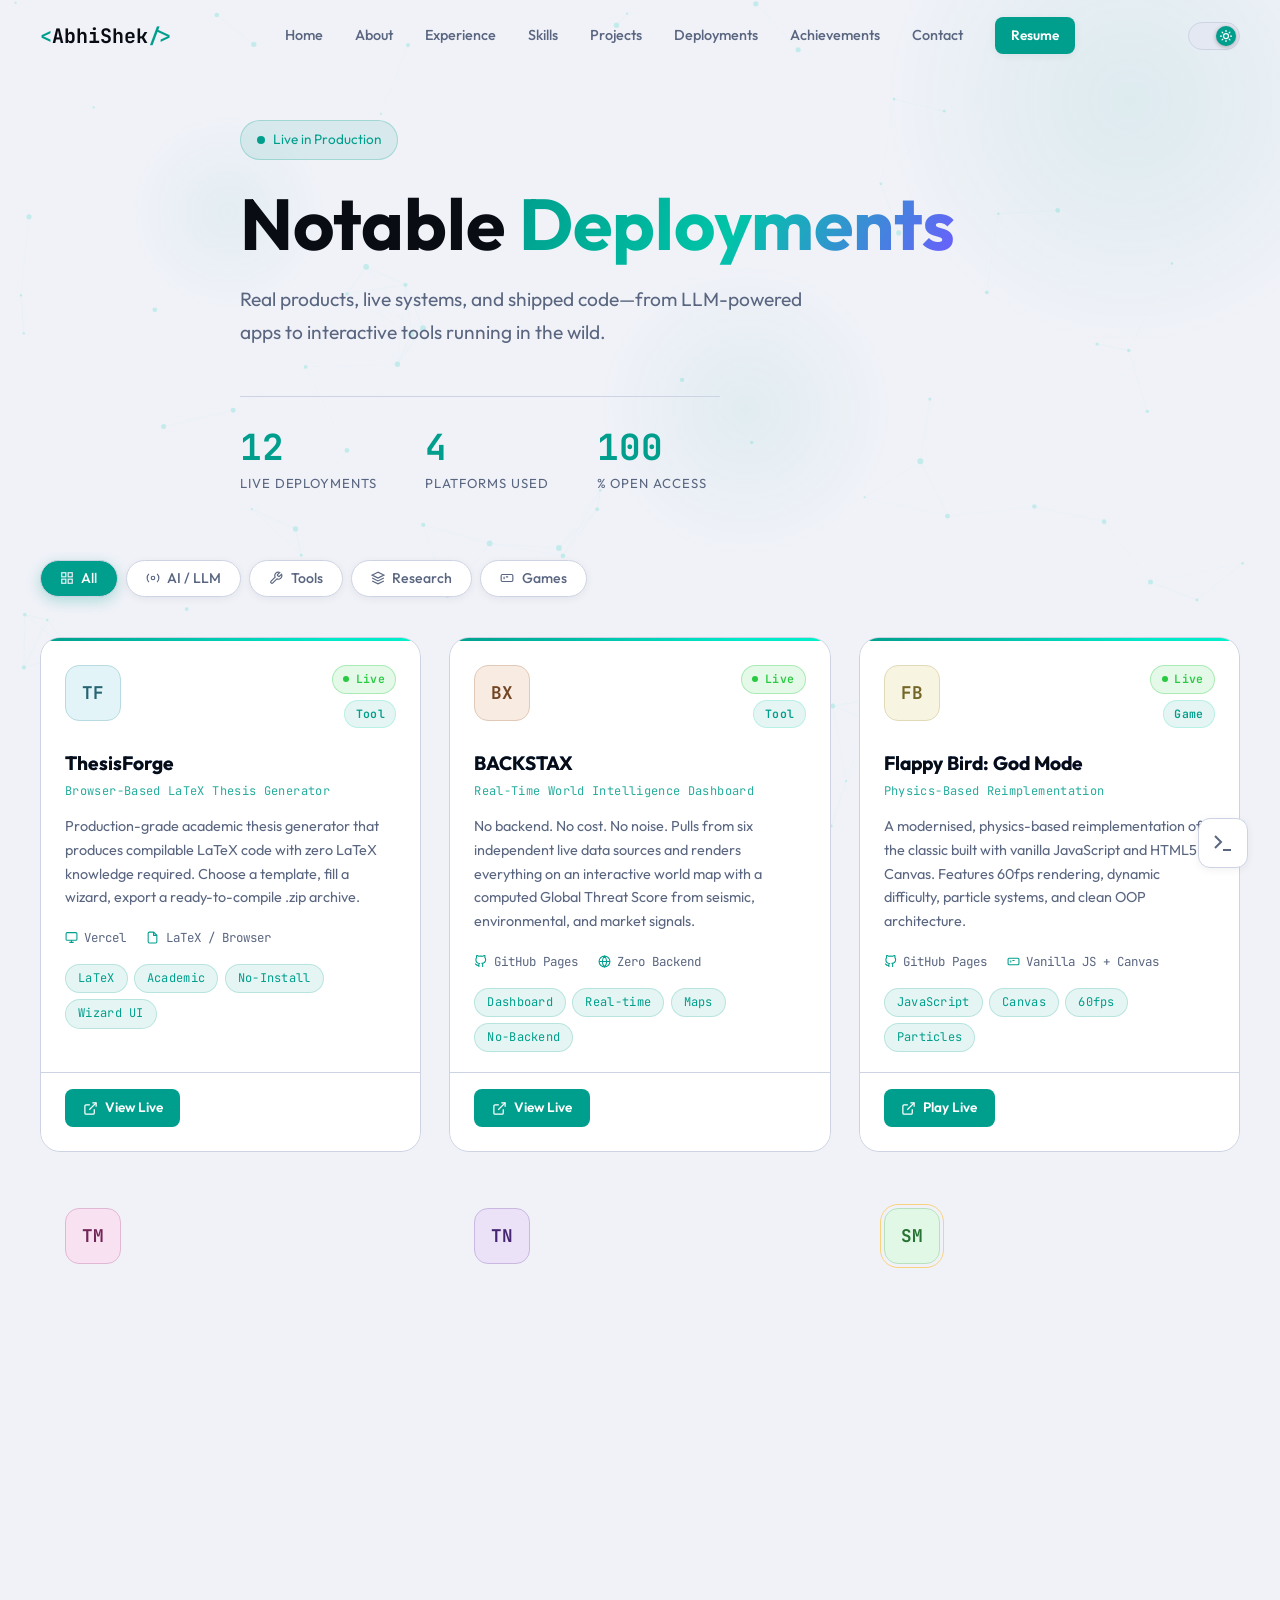
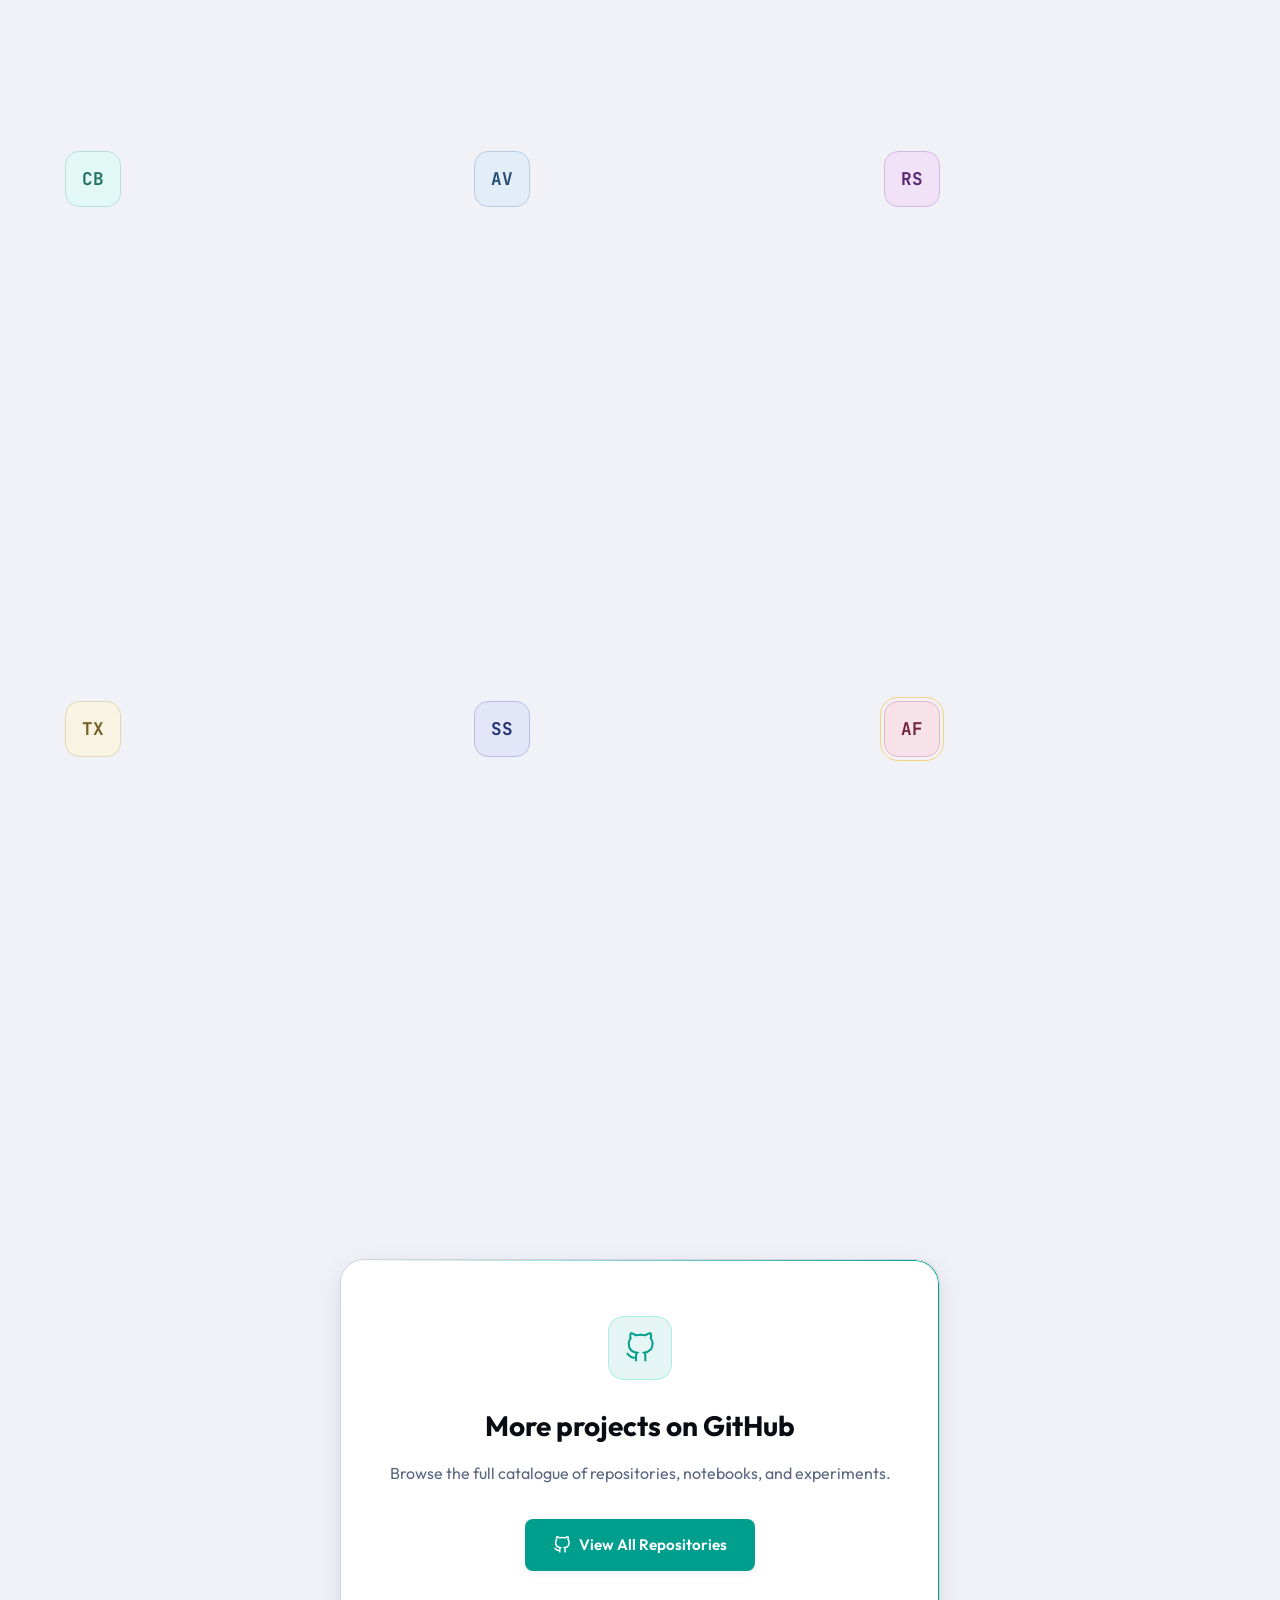
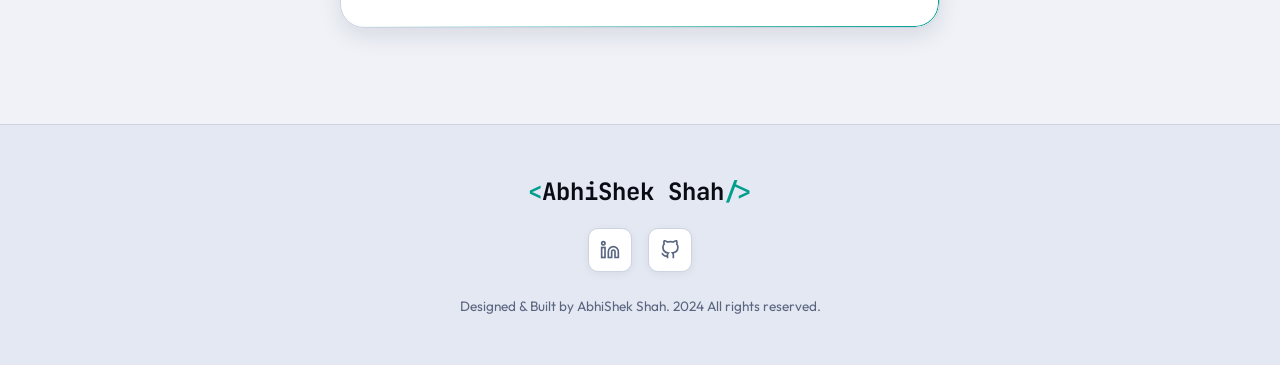
<file: deployments.html>
<!DOCTYPE html>
<html lang="en" data-theme="dark">
<head>
    <meta charset="UTF-8">
    <meta name="viewport" content="width=device-width, initial-scale=1.0">
    <title>Live Deployments | AbhiShek Shah</title>
    
    <link rel="preconnect" href="https://fonts.googleapis.com">
    <link rel="preconnect" href="https://fonts.gstatic.com" crossorigin>
    <link href="https://fonts.googleapis.com/css2?family=JetBrains+Mono:wght@400;500;600;700&family=Outfit:wght@300;400;500;600;700&display=swap" rel="stylesheet">
    
    <link rel="stylesheet" href="styles.css">
    <link rel="stylesheet" href="deployments.css">
</head>
<body>
   <canvas id="neural-canvas"></canvas>

   <header class="header" id="header">
       <nav class="nav-container">
           <a href="index.html" class="logo">
               <span class="accent">&lt;</span>AbhiShek<span class="accent">/&gt;</span>
           </a>

           <div class="nav-controls">
               <button id="theme-toggle" class="theme-toggle" aria-label="Toggle colour theme" aria-pressed="false">
                   <span class="theme-toggle-track">
                       <span class="theme-toggle-thumb">
                           <svg class="icon-moon" viewBox="0 0 24 24" fill="none" stroke="currentColor" stroke-width="2.5" stroke-linecap="round" stroke-linejoin="round" aria-hidden="true">
                               <path d="M21 12.79A9 9 0 1 1 11.21 3 7 7 0 0 0 21 12.79z"/>
                           </svg>
                           <svg class="icon-sun" viewBox="0 0 24 24" fill="none" stroke="currentColor" stroke-width="2.5" stroke-linecap="round" stroke-linejoin="round" aria-hidden="true">
                               <circle cx="12" cy="12" r="5"/>
                               <line x1="12" y1="1" x2="12" y2="3"/>
                               <line x1="12" y1="21" x2="12" y2="23"/>
                               <line x1="4.22" y1="4.22" x2="5.64" y2="5.64"/>
                               <line x1="18.36" y1="18.36" x2="19.78" y2="19.78"/>
                               <line x1="1" y1="12" x2="3" y2="12"/>
                               <line x1="21" y1="12" x2="23" y2="12"/>
                               <line x1="4.22" y1="19.78" x2="5.64" y2="18.36"/>
                               <line x1="18.36" y1="5.64" x2="19.78" y2="4.22"/>
                           </svg>
                       </span>
                   </span>
               </button>
               <button class="mobile-menu-btn" id="mobile-menu-btn" aria-label="Toggle menu" aria-expanded="false" aria-controls="nav-links">
                   <span></span><span></span><span></span>
               </button>
           </div>

           <div class="nav-links" id="nav-links">
               <a href="index.html#home" class="nav-link">Home</a>
               <a href="index.html#about" class="nav-link">About</a>
               <a href="index.html#experience" class="nav-link">Experience</a>
               <a href="index.html#skills" class="nav-link">Skills</a>
               <a href="index.html#projects" class="nav-link">Projects</a>
               <a href="deployments.html" class="nav-link active">Deployments</a>
               <a href="achievements.html" class="nav-link">Achievements</a>
               <a href="index.html#contact" class="nav-link">Contact</a>
               <a href="https://abhiverse-tex.vercel.app" target="_blank" rel="noopener noreferrer" class="btn btn-primary btn-small">Resume</a>
           </div>
       </nav>
   </header>

    <div class="mobile-overlay" id="mobile-overlay"></div>

    <main>
        <!-- Hero Header -->
        <section class="deploy-hero">
            <div class="deploy-hero-content reveal">
                <div class="hero-label">
                    <span>Live in Production</span>
                </div>
                <h1 class="deploy-hero-title">
                    Notable <span class="name-highlight">Deployments</span>
                </h1>
                <p class="deploy-hero-desc">
                    Real products, live systems, and shipped code—from LLM-powered apps
                    to interactive tools running in the wild.
                </p>

                <div class="deploy-stats reveal">
                    <div class="deploy-stat">
                        <span class="deploy-stat-num" data-target="12">0</span>
                        <span class="deploy-stat-label">Live Deployments</span>
                    </div>
                    <div class="deploy-stat">
                        <span class="deploy-stat-num" data-target="4">0</span>
                        <span class="deploy-stat-label">Platforms Used</span>
                    </div>
                    <div class="deploy-stat">
                        <span class="deploy-stat-num" data-target="100">0</span>
                        <span class="deploy-stat-label">% Open Access</span>
                    </div>
                </div>
            </div>

            <!-- Floating decoration circles -->
            <div class="hero-orb orb-1"></div>
            <div class="hero-orb orb-2"></div>
            <div class="hero-orb orb-3"></div>
        </section>

        <!-- Filter Bar -->
        <div class="deploy-filters reveal">
            <div class="filter-wrap">
                <button class="deploy-filter active" data-filter="all">
                    <svg width="14" height="14" viewBox="0 0 24 24" fill="none" stroke="currentColor" stroke-width="2"><rect x="3" y="3" width="7" height="7"/><rect x="14" y="3" width="7" height="7"/><rect x="14" y="14" width="7" height="7"/><rect x="3" y="14" width="7" height="7"/></svg>
                    All
                </button>
                <button class="deploy-filter" data-filter="ai">
                    <svg width="14" height="14" viewBox="0 0 24 24" fill="none" stroke="currentColor" stroke-width="2"><circle cx="12" cy="12" r="3"/><path d="M19.07 4.93a10 10 0 0 1 0 14.14M4.93 4.93a10 10 0 0 0 0 14.14"/></svg>
                    AI / LLM
                </button>
                <button class="deploy-filter" data-filter="tool">
                    <svg width="14" height="14" viewBox="0 0 24 24" fill="none" stroke="currentColor" stroke-width="2"><path d="M14.7 6.3a1 1 0 0 0 0 1.4l1.6 1.6a1 1 0 0 0 1.4 0l3.77-3.77a6 6 0 0 1-7.94 7.94l-6.91 6.91a2.12 2.12 0 0 1-3-3l6.91-6.91a6 6 0 0 1 7.94-7.94l-3.76 3.76z"/></svg>
                    Tools
                </button>
                <button class="deploy-filter" data-filter="research">
                    <svg width="14" height="14" viewBox="0 0 24 24" fill="none" stroke="currentColor" stroke-width="2"><path d="M12 2L2 7l10 5 10-5-10-5zM2 17l10 5 10-5M2 12l10 5 10-5"/></svg>
                    Research
                </button>
                <button class="deploy-filter" data-filter="game">
                    <svg width="14" height="14" viewBox="0 0 24 24" fill="none" stroke="currentColor" stroke-width="2"><rect x="2" y="6" width="20" height="12" rx="2"/><path d="M12 12h.01M7 12v-2m0 4v-2m5-2h2m-4 0h2"/></svg>
                    Games
                </button>
            </div>
        </div>

        <!-- Deployments Grid -->
        <section class="deploys-section">
            <div class="deploys-grid" id="deploys-grid">


                <!-- ThesisForge -->
                <article class="deploy-card reveal" data-category="tool">
                    <div class="deploy-card-glow"></div>
                    <div class="deploy-card-inner">
                        <div class="deploy-card-top">
                            <div class="deploy-logo-wrap">
                                <div class="deploy-logo" style="--logo-hue: 190deg;">TF</div>
                                <div class="deploy-pulse-ring"></div>
                            </div>
                            <div class="deploy-badges">
                                <span class="deploy-badge badge-live">
                                    <span class="badge-dot"></span>Live
                                </span>
                                <span class="deploy-badge badge-category">Tool</span>
                            </div>
                        </div>

                        <div class="deploy-card-body">
                            <h2 class="deploy-title">ThesisForge</h2>
                            <p class="deploy-subtitle">Browser-Based LaTeX Thesis Generator</p>
                            <p class="deploy-desc">
                                Production-grade academic thesis generator that produces compilable LaTeX code with zero LaTeX knowledge required.
                                Choose a template, fill a wizard, export a ready-to-compile .zip archive.
                            </p>

                            <div class="deploy-meta-row">
                                <div class="deploy-meta-item">
                                    <svg width="13" height="13" viewBox="0 0 24 24" fill="none" stroke="currentColor" stroke-width="2"><rect x="2" y="3" width="20" height="14" rx="2"/><path d="M8 21h8M12 17v4"/></svg>
                                    <span>Vercel</span>
                                </div>
                                <div class="deploy-meta-item">
                                    <svg width="13" height="13" viewBox="0 0 24 24" fill="none" stroke="currentColor" stroke-width="2"><path d="M14 2H6a2 2 0 0 0-2 2v16a2 2 0 0 0 2 2h12a2 2 0 0 0 2-2V8z"/><polyline points="14 2 14 8 20 8"/></svg>
                                    <span>LaTeX / Browser</span>
                                </div>
                            </div>

                            <div class="deploy-tags">
                                <span class="tag">LaTeX</span>
                                <span class="tag">Academic</span>
                                <span class="tag">No-Install</span>
                                <span class="tag">Wizard UI</span>
                            </div>
                        </div>

                        <div class="deploy-card-footer">
                            <a href="https://thesisforge-web.vercel.app" target="_blank" rel="noopener noreferrer" class="deploy-link deploy-link-primary">
                                <svg width="15" height="15" viewBox="0 0 24 24" fill="none" stroke="currentColor" stroke-width="2"><path d="M18 13v6a2 2 0 0 1-2 2H5a2 2 0 0 1-2-2V8a2 2 0 0 1 2-2h6"/><polyline points="15 3 21 3 21 9"/><line x1="10" y1="14" x2="21" y2="3"/></svg>
                                View Live
                            </a>
                        </div>
                    </div>
                </article>

                <!-- BACKSTAX -->
                <article class="deploy-card reveal" data-category="tool">
                    <div class="deploy-card-glow"></div>
                    <div class="deploy-card-inner">
                        <div class="deploy-card-top">
                            <div class="deploy-logo-wrap">
                                <div class="deploy-logo" style="--logo-hue: 25deg;">BX</div>
                                <div class="deploy-pulse-ring"></div>
                            </div>
                            <div class="deploy-badges">
                                <span class="deploy-badge badge-live">
                                    <span class="badge-dot"></span>Live
                                </span>
                                <span class="deploy-badge badge-category">Tool</span>
                            </div>
                        </div>

                        <div class="deploy-card-body">
                            <h2 class="deploy-title">BACKSTAX</h2>
                            <p class="deploy-subtitle">Real-Time World Intelligence Dashboard</p>
                            <p class="deploy-desc">
                                No backend. No cost. No noise. Pulls from six independent live data sources and renders everything
                                on an interactive world map with a computed Global Threat Score from seismic, environmental, and market signals.
                            </p>

                            <div class="deploy-meta-row">
                                <div class="deploy-meta-item">
                                    <svg width="13" height="13" viewBox="0 0 24 24" fill="none" stroke="currentColor" stroke-width="2"><path d="M9 19c-5 1.5-5-2.5-7-3m14 6v-3.87a3.37 3.37 0 0 0-.94-2.61c3.14-.35 6.44-1.54 6.44-7A5.44 5.44 0 0 0 20 4.77 5.07 5.07 0 0 0 19.91 1S18.73.65 16 2.48a13.38 13.38 0 0 0-7 0C6.27.65 5.09 1 5.09 1A5.07 5.07 0 0 0 5 4.77a5.44 5.44 0 0 0-1.5 3.78c0 5.42 3.3 6.61 6.44 7A3.37 3.37 0 0 0 9 18.13V22"/></svg>
                                    <span>GitHub Pages</span>
                                </div>
                                <div class="deploy-meta-item">
                                    <svg width="13" height="13" viewBox="0 0 24 24" fill="none" stroke="currentColor" stroke-width="2"><circle cx="12" cy="12" r="10"/><path d="M2 12h20M12 2a15.3 15.3 0 0 1 4 10 15.3 15.3 0 0 1-4 10A15.3 15.3 0 0 1 8 12a15.3 15.3 0 0 1 4-10z"/></svg>
                                    <span>Zero Backend</span>
                                </div>
                            </div>

                            <div class="deploy-tags">
                                <span class="tag">Dashboard</span>
                                <span class="tag">Real-time</span>
                                <span class="tag">Maps</span>
                                <span class="tag">No-Backend</span>
                            </div>
                        </div>

                        <div class="deploy-card-footer">
                            <a href="https://abhiverse01.github.io/backstax/" target="_blank" rel="noopener noreferrer" class="deploy-link deploy-link-primary">
                                <svg width="15" height="15" viewBox="0 0 24 24" fill="none" stroke="currentColor" stroke-width="2"><path d="M18 13v6a2 2 0 0 1-2 2H5a2 2 0 0 1-2-2V8a2 2 0 0 1 2-2h6"/><polyline points="15 3 21 3 21 9"/><line x1="10" y1="14" x2="21" y2="3"/></svg>
                                View Live
                            </a>
                        </div>
                    </div>
                </article>

                <!-- Flappy Bird: God Mode -->
                <article class="deploy-card reveal" data-category="game">
                    <div class="deploy-card-glow"></div>
                    <div class="deploy-card-inner">
                        <div class="deploy-card-top">
                            <div class="deploy-logo-wrap">
                                <div class="deploy-logo" style="--logo-hue: 50deg;">FB</div>
                                <div class="deploy-pulse-ring"></div>
                            </div>
                            <div class="deploy-badges">
                                <span class="deploy-badge badge-live">
                                    <span class="badge-dot"></span>Live
                                </span>
                                <span class="deploy-badge badge-category">Game</span>
                            </div>
                        </div>

                        <div class="deploy-card-body">
                            <h2 class="deploy-title">Flappy Bird: God Mode</h2>
                            <p class="deploy-subtitle">Physics-Based Reimplementation</p>
                            <p class="deploy-desc">
                                A modernised, physics-based reimplementation of the classic built with vanilla JavaScript and HTML5 Canvas.
                                Features 60fps rendering, dynamic difficulty, particle systems, and clean OOP architecture.
                            </p>

                            <div class="deploy-meta-row">
                                <div class="deploy-meta-item">
                                    <svg width="13" height="13" viewBox="0 0 24 24" fill="none" stroke="currentColor" stroke-width="2"><path d="M9 19c-5 1.5-5-2.5-7-3m14 6v-3.87a3.37 3.37 0 0 0-.94-2.61c3.14-.35 6.44-1.54 6.44-7A5.44 5.44 0 0 0 20 4.77 5.07 5.07 0 0 0 19.91 1S18.73.65 16 2.48a13.38 13.38 0 0 0-7 0C6.27.65 5.09 1 5.09 1A5.07 5.07 0 0 0 5 4.77a5.44 5.44 0 0 0-1.5 3.78c0 5.42 3.3 6.61 6.44 7A3.37 3.37 0 0 0 9 18.13V22"/></svg>
                                    <span>GitHub Pages</span>
                                </div>
                                <div class="deploy-meta-item">
                                    <svg width="13" height="13" viewBox="0 0 24 24" fill="none" stroke="currentColor" stroke-width="2"><rect x="2" y="6" width="20" height="12" rx="2"/><path d="M12 12h.01M7 12v-2m0 4v-2m5-2h2m-4 0h2"/></svg>
                                    <span>Vanilla JS + Canvas</span>
                                </div>
                            </div>

                            <div class="deploy-tags">
                                <span class="tag">JavaScript</span>
                                <span class="tag">Canvas</span>
                                <span class="tag">60fps</span>
                                <span class="tag">Particles</span>
                            </div>
                        </div>

                        <div class="deploy-card-footer">
                            <a href="https://abhiverse01.github.io/Flappy-Bird/" target="_blank" rel="noopener noreferrer" class="deploy-link deploy-link-primary">
                                <svg width="15" height="15" viewBox="0 0 24 24" fill="none" stroke="currentColor" stroke-width="2"><path d="M18 13v6a2 2 0 0 1-2 2H5a2 2 0 0 1-2-2V8a2 2 0 0 1 2-2h6"/><polyline points="15 3 21 3 21 9"/><line x1="10" y1="14" x2="21" y2="3"/></svg>
                                Play Live
                            </a>
                        </div>
                    </div>
                </article>

                <!-- TestMaker -->
                <article class="deploy-card reveal" data-category="tool">
                    <div class="deploy-card-glow"></div>
                    <div class="deploy-card-inner">
                        <div class="deploy-card-top">
                            <div class="deploy-logo-wrap">
                                <div class="deploy-logo" style="--logo-hue: 320deg;">TM</div>
                                <div class="deploy-pulse-ring"></div>
                            </div>
                            <div class="deploy-badges">
                                <span class="deploy-badge badge-live">
                                    <span class="badge-dot"></span>Live
                                </span>
                                <span class="deploy-badge badge-category">Tool</span>
                            </div>
                        </div>

                        <div class="deploy-card-body">
                            <h2 class="deploy-title">Test Maker Engine</h2>
                            <p class="deploy-subtitle">Zero-Backend Quiz Platform</p>
                            <p class="deploy-desc">
                                Drop a JSON. Get a test. No accounts, no servers, no friction. A fully client-side quiz platform
                                for educators and trainers — with shuffle, session resume, keyboard control, and rich results.
                            </p>

                            <div class="deploy-meta-row">
                                <div class="deploy-meta-item">
                                    <svg width="13" height="13" viewBox="0 0 24 24" fill="none" stroke="currentColor" stroke-width="2"><path d="M9 19c-5 1.5-5-2.5-7-3m14 6v-3.87a3.37 3.37 0 0 0-.94-2.61c3.14-.35 6.44-1.54 6.44-7A5.44 5.44 0 0 0 20 4.77 5.07 5.07 0 0 0 19.91 1S18.73.65 16 2.48a13.38 13.38 0 0 0-7 0C6.27.65 5.09 1 5.09 1A5.07 5.07 0 0 0 5 4.77a5.44 5.44 0 0 0-1.5 3.78c0 5.42 3.3 6.61 6.44 7A3.37 3.37 0 0 0 9 18.13V22"/></svg>
                                    <span>GitHub Pages</span>
                                </div>
                                <div class="deploy-meta-item">
                                    <svg width="13" height="13" viewBox="0 0 24 24" fill="none" stroke="currentColor" stroke-width="2"><circle cx="12" cy="12" r="10"/><path d="M2 12h20M12 2a15.3 15.3 0 0 1 4 10 15.3 15.3 0 0 1-4 10A15.3 15.3 0 0 1 8 12a15.3 15.3 0 0 1 4-10z"/></svg>
                                    <span>Zero Dependencies</span>
                                </div>
                            </div>

                            <div class="deploy-tags">
                                <span class="tag">Quiz</span>
                                <span class="tag">Education</span>
                                <span class="tag">No-Backend</span>
                                <span class="tag">Keyboard</span>
                            </div>
                        </div>

                        <div class="deploy-card-footer">
                            <a href="https://abhiverse01.github.io/test-maker/" target="_blank" rel="noopener noreferrer" class="deploy-link deploy-link-primary">
                                <svg width="15" height="15" viewBox="0 0 24 24" fill="none" stroke="currentColor" stroke-width="2"><path d="M18 13v6a2 2 0 0 1-2 2H5a2 2 0 0 1-2-2V8a2 2 0 0 1 2-2h6"/><polyline points="15 3 21 3 21 9"/><line x1="10" y1="14" x2="21" y2="3"/></svg>
                                View Live
                            </a>
                        </div>
                    </div>
                </article>

                <!-- TitanML -->
                <article class="deploy-card reveal" data-category="ai">
                    <div class="deploy-card-glow"></div>
                    <div class="deploy-card-inner">
                        <div class="deploy-card-top">
                            <div class="deploy-logo-wrap">
                                <div class="deploy-logo" style="--logo-hue: 265deg;">TN</div>
                                <div class="deploy-pulse-ring"></div>
                            </div>
                            <div class="deploy-badges">
                                <span class="deploy-badge badge-live">
                                    <span class="badge-dot"></span>Live
                                </span>
                                <span class="deploy-badge badge-category">AI / LLM</span>
                            </div>
                        </div>

                        <div class="deploy-card-body">
                            <h2 class="deploy-title">TitanML</h2>
                            <p class="deploy-subtitle">AI Knowledge Graph Engine</p>
                            <p class="deploy-desc">
                                Zero-dependency, physics-powered AI knowledge graph. Transforms static AI documentation into a living,
                                explorable ecosystem with force-directed simulation, directional arrows, and real-time canvas rendering.
                            </p>

                            <div class="deploy-meta-row">
                                <div class="deploy-meta-item">
                                    <svg width="13" height="13" viewBox="0 0 24 24" fill="none" stroke="currentColor" stroke-width="2"><path d="M9 19c-5 1.5-5-2.5-7-3m14 6v-3.87a3.37 3.37 0 0 0-.94-2.61c3.14-.35 6.44-1.54 6.44-7A5.44 5.44 0 0 0 20 4.77 5.07 5.07 0 0 0 19.91 1S18.73.65 16 2.48a13.38 13.38 0 0 0-7 0C6.27.65 5.09 1 5.09 1A5.07 5.07 0 0 0 5 4.77a5.44 5.44 0 0 0-1.5 3.78c0 5.42 3.3 6.61 6.44 7A3.37 3.37 0 0 0 9 18.13V22"/></svg>
                                    <span>GitHub Pages</span>
                                </div>
                                <div class="deploy-meta-item">
                                    <svg width="13" height="13" viewBox="0 0 24 24" fill="none" stroke="currentColor" stroke-width="2"><circle cx="12" cy="12" r="3"/><line x1="12" y1="2" x2="12" y2="6"/><line x1="12" y1="18" x2="12" y2="22"/><line x1="4.93" y1="4.93" x2="7.76" y2="7.76"/><line x1="16.24" y1="16.24" x2="19.07" y2="19.07"/><line x1="2" y1="12" x2="6" y2="12"/><line x1="18" y1="12" x2="22" y2="12"/></svg>
                                    <span>Zero Dependencies</span>
                                </div>
                            </div>

                            <div class="deploy-tags">
                                <span class="tag">Knowledge Graph</span>
                                <span class="tag">Physics Sim</span>
                                <span class="tag">Canvas</span>
                                <span class="tag">AI</span>
                            </div>
                        </div>

                        <div class="deploy-card-footer">
                            <a href="https://abhiverse01.github.io/titanML/" target="_blank" rel="noopener noreferrer" class="deploy-link deploy-link-primary">
                                <svg width="15" height="15" viewBox="0 0 24 24" fill="none" stroke="currentColor" stroke-width="2"><path d="M18 13v6a2 2 0 0 1-2 2H5a2 2 0 0 1-2-2V8a2 2 0 0 1 2-2h6"/><polyline points="15 3 21 3 21 9"/><line x1="10" y1="14" x2="21" y2="3"/></svg>
                                View Live
                            </a>
                        </div>
                    </div>
                </article>

                <!-- SAMS -->
                <article class="deploy-card reveal" data-category="tool">
                    <div class="deploy-card-glow"></div>
                    <div class="deploy-card-inner">
                        <div class="deploy-card-top">
                            <div class="deploy-logo-wrap">
                                <div class="deploy-logo" style="--logo-hue: 130deg;">SM</div>
                                <div class="deploy-pulse-ring pulse-wip"></div>
                            </div>
                            <div class="deploy-badges">
                                <span class="deploy-badge badge-wip">
                                    <span class="badge-dot dot-wip"></span>Coming Soon
                                </span>
                                <span class="deploy-badge badge-category">Tool</span>
                            </div>
                        </div>

                        <div class="deploy-card-body">
                            <h2 class="deploy-title">SAMS</h2>
                            <p class="deploy-subtitle">Student Account Management System</p>
                            <p class="deploy-desc">
                                Lightweight Python CLI application for managing student accounts, grades, and academic records.
                                Uses CSV files for zero-dependency data storage — perfect for small-scale educational setups or learning projects.
                            </p>

                            <div class="deploy-meta-row">
                                <div class="deploy-meta-item">
                                    <svg width="13" height="13" viewBox="0 0 24 24" fill="none" stroke="currentColor" stroke-width="2"><polyline points="4 17 10 11 4 5"/><line x1="12" y1="19" x2="20" y2="19"/></svg>
                                    <span>Python CLI</span>
                                </div>
                                <div class="deploy-meta-item">
                                    <svg width="13" height="13" viewBox="0 0 24 24" fill="none" stroke="currentColor" stroke-width="2"><path d="M14 2H6a2 2 0 0 0-2 2v16a2 2 0 0 0 2 2h12a2 2 0 0 0 2-2V8z"/><polyline points="14 2 14 8 20 8"/><line x1="16" y1="13" x2="8" y2="13"/><line x1="16" y1="17" x2="8" y2="17"/></svg>
                                    <span>CSV Storage</span>
                                </div>
                            </div>

                            <div class="deploy-tags">
                                <span class="tag">Python</span>
                                <span class="tag">CLI</span>
                                <span class="tag">Education</span>
                                <span class="tag">Lightweight</span>
                            </div>
                        </div>

                        <div class="deploy-card-footer">
                            <span class="deploy-link deploy-link-private">
                                <svg width="15" height="15" viewBox="0 0 24 24" fill="none" stroke="currentColor" stroke-width="2"><circle cx="12" cy="12" r="10"/><path d="M12 8v4l3 3"/></svg>
                                Deployment Link Soon
                            </span>
                        </div>
                    </div>
                </article>
                
                <!-- CodeBeing -->
                <article class="deploy-card reveal" data-category="ai">
                    <div class="deploy-card-glow"></div>
                    <div class="deploy-card-inner">
                        <div class="deploy-card-top">
                            <div class="deploy-logo-wrap">
                                <div class="deploy-logo" style="--logo-hue: 168deg;">CB</div>
                                <div class="deploy-pulse-ring"></div>
                            </div>
                            <div class="deploy-badges">
                                <span class="deploy-badge badge-live">
                                    <span class="badge-dot"></span>Live
                                </span>
                                <span class="deploy-badge badge-category">AI / LLM</span>
                            </div>
                        </div>

                        <div class="deploy-card-body">
                            <h2 class="deploy-title">CodeBeing</h2>
                            <p class="deploy-subtitle">Natural Language → Python Code</p>
                            <p class="deploy-desc">
                                Fine-tuned Llama-2 7B on GitHub code datasets to translate plain English into working Python. 
                                Ships with a React frontend and serverless API on Vercel.
                            </p>

                            <div class="deploy-meta-row">
                                <div class="deploy-meta-item">
                                    <svg width="13" height="13" viewBox="0 0 24 24" fill="none" stroke="currentColor" stroke-width="2"><rect x="2" y="3" width="20" height="14" rx="2"/><path d="M8 21h8M12 17v4"/></svg>
                                    <span>Vercel</span>
                                </div>
                                <div class="deploy-meta-item">
                                    <svg width="13" height="13" viewBox="0 0 24 24" fill="none" stroke="currentColor" stroke-width="2"><path d="M12 2L2 7l10 5 10-5-10-5zM2 17l10 5 10-5M2 12l10 5 10-5"/></svg>
                                    <span>Llama-2 7B</span>
                                </div>
                                <div class="deploy-meta-item">
                                    <svg width="13" height="13" viewBox="0 0 24 24" fill="none" stroke="currentColor" stroke-width="2"><circle cx="12" cy="12" r="10"/><path d="M2 12h20M12 2a15.3 15.3 0 0 1 4 10 15.3 15.3 0 0 1-4 10A15.3 15.3 0 0 1 8 12a15.3 15.3 0 0 1 4-10z"/></svg>
                                    <span>React Frontend</span>
                                </div>
                            </div>

                            <div class="deploy-tags">
                                <span class="tag">LLM</span>
                                <span class="tag">Fine-tuning</span>
                                <span class="tag">React</span>
                                <span class="tag">Python</span>
                            </div>
                        </div>

                        <div class="deploy-card-footer">
                            <a href="https://projectcodebeing.vercel.app" target="_blank" rel="noopener noreferrer" class="deploy-link deploy-link-primary">
                                <svg width="15" height="15" viewBox="0 0 24 24" fill="none" stroke="currentColor" stroke-width="2"><path d="M18 13v6a2 2 0 0 1-2 2H5a2 2 0 0 1-2-2V8a2 2 0 0 1 2-2h6"/><polyline points="15 3 21 3 21 9"/><line x1="10" y1="14" x2="21" y2="3"/></svg>
                                View Live
                            </a>
                            <a href="https://github.com/abhiverse01/project-codebeing" target="_blank" rel="noopener noreferrer" class="deploy-link deploy-link-ghost">
                                <svg width="15" height="15" viewBox="0 0 24 24" fill="none" stroke="currentColor" stroke-width="2"><path d="M9 19c-5 1.5-5-2.5-7-3m14 6v-3.87a3.37 3.37 0 0 0-.94-2.61c3.14-.35 6.44-1.54 6.44-7A5.44 5.44 0 0 0 20 4.77 5.07 5.07 0 0 0 19.91 1S18.73.65 16 2.48a13.38 13.38 0 0 0-7 0C6.27.65 5.09 1 5.09 1A5.07 5.07 0 0 0 5 4.77a5.44 5.44 0 0 0-1.5 3.78c0 5.42 3.3 6.61 6.44 7A3.37 3.37 0 0 0 9 18.13V22"/></svg>
                                Source
                            </a>
                        </div>
                    </div>
                </article>

                <!-- AbhiVerse Resume -->
                <article class="deploy-card reveal" data-category="tool">
                    <div class="deploy-card-glow"></div>
                    <div class="deploy-card-inner">
                        <div class="deploy-card-top">
                            <div class="deploy-logo-wrap">
                                <div class="deploy-logo" style="--logo-hue: 210deg;">AV</div>
                                <div class="deploy-pulse-ring"></div>
                            </div>
                            <div class="deploy-badges">
                                <span class="deploy-badge badge-live">
                                    <span class="badge-dot"></span>Live
                                </span>
                                <span class="deploy-badge badge-category">Tool</span>
                            </div>
                        </div>

                        <div class="deploy-card-body">
                            <h2 class="deploy-title">AbhiVerse Resume</h2>
                            <p class="deploy-subtitle">Interactive LaTeX Resume Site</p>
                            <p class="deploy-desc">
                                A live-rendered version of my professional resume built with LaTeX and deployed as an interactive web experience. 
                                Clean, downloadable, always up-to-date.
                            </p>

                            <div class="deploy-meta-row">
                                <div class="deploy-meta-item">
                                    <svg width="13" height="13" viewBox="0 0 24 24" fill="none" stroke="currentColor" stroke-width="2"><rect x="2" y="3" width="20" height="14" rx="2"/><path d="M8 21h8M12 17v4"/></svg>
                                    <span>Vercel</span>
                                </div>
                                <div class="deploy-meta-item">
                                    <svg width="13" height="13" viewBox="0 0 24 24" fill="none" stroke="currentColor" stroke-width="2"><path d="M14 2H6a2 2 0 0 0-2 2v16a2 2 0 0 0 2 2h12a2 2 0 0 0 2-2V8z"/><polyline points="14 2 14 8 20 8"/></svg>
                                    <span>LaTeX</span>
                                </div>
                            </div>

                            <div class="deploy-tags">
                                <span class="tag">LaTeX</span>
                                <span class="tag">PDF</span>
                                <span class="tag">Portfolio</span>
                            </div>
                        </div>

                        <div class="deploy-card-footer">
                            <a href="https://abhiverse-tex.vercel.app" target="_blank" rel="noopener noreferrer" class="deploy-link deploy-link-primary">
                                <svg width="15" height="15" viewBox="0 0 24 24" fill="none" stroke="currentColor" stroke-width="2"><path d="M18 13v6a2 2 0 0 1-2 2H5a2 2 0 0 1-2-2V8a2 2 0 0 1 2-2h6"/><polyline points="15 3 21 3 21 9"/><line x1="10" y1="14" x2="21" y2="3"/></svg>
                                View Live
                            </a>
                        </div>
                    </div>
                </article>

                <!-- Recommendation System -->
                <article class="deploy-card reveal" data-category="ai">
                    <div class="deploy-card-glow"></div>
                    <div class="deploy-card-inner">
                        <div class="deploy-card-top">
                            <div class="deploy-logo-wrap">
                                <div class="deploy-logo" style="--logo-hue: 280deg;">RS</div>
                                <div class="deploy-pulse-ring"></div>
                            </div>
                            <div class="deploy-badges">
                                <span class="deploy-badge badge-production">
                                    <span class="badge-dot"></span>Production
                                </span>
                                <span class="deploy-badge badge-category">AI / LLM</span>
                            </div>
                        </div>

                        <div class="deploy-card-body">
                            <h2 class="deploy-title">Recommendation Engine</h2>
                            <p class="deploy-subtitle">Production ML Microservice</p>
                            <p class="deploy-desc">
                                Personalized recommendation engine deployed on Digital Ocean microservices architecture. 
                                Handles real traffic with Docker containers, Kafka event streams, and Kubernetes orchestration.
                            </p>

                            <div class="deploy-meta-row">
                                <div class="deploy-meta-item">
                                    <svg width="13" height="13" viewBox="0 0 24 24" fill="none" stroke="currentColor" stroke-width="2"><path d="M21 16V8a2 2 0 0 0-1-1.73l-7-4a2 2 0 0 0-2 0l-7 4A2 2 0 0 0 3 8v8a2 2 0 0 0 1 1.73l7 4a2 2 0 0 0 2 0l7-4A2 2 0 0 0 21 16z"/></svg>
                                    <span>Digital Ocean</span>
                                </div>
                                <div class="deploy-meta-item">
                                    <svg width="13" height="13" viewBox="0 0 24 24" fill="none" stroke="currentColor" stroke-width="2"><rect x="3" y="3" width="18" height="18" rx="2"/><line x1="9" y1="3" x2="9" y2="21"/></svg>
                                    <span>Docker + K8s</span>
                                </div>
                                <div class="deploy-meta-item">
                                    <svg width="13" height="13" viewBox="0 0 24 24" fill="none" stroke="currentColor" stroke-width="2"><polyline points="22 12 18 12 15 21 9 3 6 12 2 12"/></svg>
                                    <span>Kafka Streams</span>
                                </div>
                            </div>

                            <div class="deploy-tags">
                                <span class="tag">RecSys</span>
                                <span class="tag">Microservices</span>
                                <span class="tag">Kafka</span>
                                <span class="tag">Docker</span>
                            </div>
                        </div>

                        <div class="deploy-card-footer">
                            <span class="deploy-link deploy-link-private">
                                <svg width="15" height="15" viewBox="0 0 24 24" fill="none" stroke="currentColor" stroke-width="2"><rect x="3" y="11" width="18" height="11" rx="2" ry="2"/><path d="M7 11V7a5 5 0 0 1 10 0v4"/></svg>
                                Private / Internal
                            </span>
                        </div>
                    </div>
                </article>

                <!-- TFX Iris MLOps -->
                <article class="deploy-card reveal" data-category="research">
                    <div class="deploy-card-glow"></div>
                    <div class="deploy-card-inner">
                        <div class="deploy-card-top">
                            <div class="deploy-logo-wrap">
                                <div class="deploy-logo" style="--logo-hue: 45deg;">TX</div>
                                <div class="deploy-pulse-ring"></div>
                            </div>
                            <div class="deploy-badges">
                                <span class="deploy-badge badge-live">
                                    <span class="badge-dot"></span>Live
                                </span>
                                <span class="deploy-badge badge-category">Research</span>
                            </div>
                        </div>

                        <div class="deploy-card-body">
                            <h2 class="deploy-title">TFX Iris MLOps Pipeline</h2>
                            <p class="deploy-subtitle">Automated ML with CI/CD</p>
                            <p class="deploy-desc">
                                End-to-end MLOps pipeline using TensorFlow Extended demonstrating automated model training, 
                                validation, and continuous deployment through GitHub Actions.
                            </p>

                            <div class="deploy-meta-row">
                                <div class="deploy-meta-item">
                                    <svg width="13" height="13" viewBox="0 0 24 24" fill="none" stroke="currentColor" stroke-width="2"><path d="M9 19c-5 1.5-5-2.5-7-3m14 6v-3.87a3.37 3.37 0 0 0-.94-2.61c3.14-.35 6.44-1.54 6.44-7A5.44 5.44 0 0 0 20 4.77 5.07 5.07 0 0 0 19.91 1S18.73.65 16 2.48a13.38 13.38 0 0 0-7 0C6.27.65 5.09 1 5.09 1A5.07 5.07 0 0 0 5 4.77a5.44 5.44 0 0 0-1.5 3.78c0 5.42 3.3 6.61 6.44 7A3.37 3.37 0 0 0 9 18.13V22"/></svg>
                                    <span>GitHub Actions</span>
                                </div>
                                <div class="deploy-meta-item">
                                    <svg width="13" height="13" viewBox="0 0 24 24" fill="none" stroke="currentColor" stroke-width="2"><path d="M12 2L2 7l10 5 10-5-10-5zM2 17l10 5 10-5M2 12l10 5 10-5"/></svg>
                                    <span>TensorFlow Extended</span>
                                </div>
                            </div>

                            <div class="deploy-tags">
                                <span class="tag">TFX</span>
                                <span class="tag">MLOps</span>
                                <span class="tag">CI/CD</span>
                                <span class="tag">TensorFlow</span>
                            </div>
                        </div>

                        <div class="deploy-card-footer">
                            <a href="https://github.com/abhiverse01/tfx-iris-project" target="_blank" rel="noopener noreferrer" class="deploy-link deploy-link-primary">
                                <svg width="15" height="15" viewBox="0 0 24 24" fill="none" stroke="currentColor" stroke-width="2"><path d="M18 13v6a2 2 0 0 1-2 2H5a2 2 0 0 1-2-2V8a2 2 0 0 1 2-2h6"/><polyline points="15 3 21 3 21 9"/><line x1="10" y1="14" x2="21" y2="3"/></svg>
                                View Repo
                            </a>
                        </div>
                    </div>
                </article>

                <!-- Space-Sim Game -->
                <article class="deploy-card reveal" data-category="game">
                    <div class="deploy-card-glow"></div>
                    <div class="deploy-card-inner">
                        <div class="deploy-card-top">
                            <div class="deploy-logo-wrap">
                                <div class="deploy-logo" style="--logo-hue: 230deg;">SS</div>
                                <div class="deploy-pulse-ring"></div>
                            </div>
                            <div class="deploy-badges">
                                <span class="deploy-badge badge-live">
                                    <span class="badge-dot"></span>Live
                                </span>
                                <span class="deploy-badge badge-category">Game</span>
                            </div>
                        </div>

                        <div class="deploy-card-body">
                            <h2 class="deploy-title">Space-Sim</h2>
                            <p class="deploy-subtitle">Gravitational Body Simulation</p>
                            <p class="deploy-desc">
                                Python simulation of gravitational interactions between celestial bodies — Sun, Earth, and Moon — 
                                using real physics equations and Pygame rendering.
                            </p>

                            <div class="deploy-meta-row">
                                <div class="deploy-meta-item">
                                    <svg width="13" height="13" viewBox="0 0 24 24" fill="none" stroke="currentColor" stroke-width="2"><path d="M9 19c-5 1.5-5-2.5-7-3m14 6v-3.87a3.37 3.37 0 0 0-.94-2.61c3.14-.35 6.44-1.54 6.44-7A5.44 5.44 0 0 0 20 4.77 5.07 5.07 0 0 0 19.91 1S18.73.65 16 2.48a13.38 13.38 0 0 0-7 0C6.27.65 5.09 1 5.09 1A5.07 5.07 0 0 0 5 4.77a5.44 5.44 0 0 0-1.5 3.78c0 5.42 3.3 6.61 6.44 7A3.37 3.37 0 0 0 9 18.13V22"/></svg>
                                    <span>GitHub</span>
                                </div>
                                <div class="deploy-meta-item">
                                    <svg width="13" height="13" viewBox="0 0 24 24" fill="none" stroke="currentColor" stroke-width="2"><rect x="2" y="6" width="20" height="12" rx="2"/></svg>
                                    <span>Pygame + Physics</span>
                                </div>
                            </div>

                            <div class="deploy-tags">
                                <span class="tag">Python</span>
                                <span class="tag">PyGame</span>
                                <span class="tag">Physics</span>
                                <span class="tag">Simulation</span>
                            </div>
                        </div>

                        <div class="deploy-card-footer">
                            <a href="https://github.com/abhiverse01/Space-Sim" target="_blank" rel="noopener noreferrer" class="deploy-link deploy-link-primary">
                                <svg width="15" height="15" viewBox="0 0 24 24" fill="none" stroke="currentColor" stroke-width="2"><path d="M18 13v6a2 2 0 0 1-2 2H5a2 2 0 0 1-2-2V8a2 2 0 0 1 2-2h6"/><polyline points="15 3 21 3 21 9"/><line x1="10" y1="14" x2="21" y2="3"/></svg>
                                View Repo
                            </a>
                        </div>
                    </div>
                </article>

                <!-- ActFormers Research -->
                <article class="deploy-card reveal" data-category="research">
                    <div class="deploy-card-glow"></div>
                    <div class="deploy-card-inner">
                        <div class="deploy-card-top">
                            <div class="deploy-logo-wrap">
                                <div class="deploy-logo" style="--logo-hue: 340deg;">AF</div>
                                <div class="deploy-pulse-ring pulse-wip"></div>
                            </div>
                            <div class="deploy-badges">
                                <span class="deploy-badge badge-wip">
                                    <span class="badge-dot dot-wip"></span>In Progress
                                </span>
                                <span class="deploy-badge badge-category">Research</span>
                            </div>
                        </div>

                        <div class="deploy-card-body">
                            <h2 class="deploy-title">ActFormers</h2>
                            <p class="deploy-subtitle">Action-Predicting Transformer Architecture</p>
                            <p class="deploy-desc">
                                Original research modifying transformer architecture to predict actions rather than just next tokens. 
                                Explores the boundary between language models and decision-making agents.
                            </p>

                            <div class="deploy-meta-row">
                                <div class="deploy-meta-item">
                                    <svg width="13" height="13" viewBox="0 0 24 24" fill="none" stroke="currentColor" stroke-width="2"><circle cx="12" cy="12" r="10"/><path d="M12 8v4l3 3"/></svg>
                                    <span>Active Research</span>
                                </div>
                                <div class="deploy-meta-item">
                                    <svg width="13" height="13" viewBox="0 0 24 24" fill="none" stroke="currentColor" stroke-width="2"><path d="M12 2L2 7l10 5 10-5-10-5zM2 17l10 5 10-5M2 12l10 5 10-5"/></svg>
                                    <span>Transformers</span>
                                </div>
                            </div>

                            <div class="deploy-tags">
                                <span class="tag">Transformers</span>
                                <span class="tag">Research</span>
                                <span class="tag">PyTorch</span>
                                <span class="tag">NLP</span>
                            </div>
                        </div>

                        <div class="deploy-card-footer">
                            <span class="deploy-link deploy-link-private">
                                <svg width="15" height="15" viewBox="0 0 24 24" fill="none" stroke="currentColor" stroke-width="2"><circle cx="12" cy="12" r="10"/><path d="M12 8v4l3 3"/></svg>
                                Ongoing — Stay tuned
                            </span>
                        </div>
                    </div>
                </article>

            </div>
        </section>

        <!-- CTA -->
        <section class="deploy-cta reveal">
            <div class="cta-inner">
                <div class="cta-icon">
                    <svg width="32" height="32" viewBox="0 0 24 24" fill="none" stroke="var(--accent)" stroke-width="1.5">
                        <path d="M9 19c-5 1.5-5-2.5-7-3m14 6v-3.87a3.37 3.37 0 0 0-.94-2.61c3.14-.35 6.44-1.54 6.44-7A5.44 5.44 0 0 0 20 4.77 5.07 5.07 0 0 0 19.91 1S18.73.65 16 2.48a13.38 13.38 0 0 0-7 0C6.27.65 5.09 1 5.09 1A5.07 5.07 0 0 0 5 4.77a5.44 5.44 0 0 0-1.5 3.78c0 5.42 3.3 6.61 6.44 7A3.37 3.37 0 0 0 9 18.13V22"/>
                    </svg>
                </div>
                <h2>More projects on GitHub</h2>
                <p>Browse the full catalogue of repositories, notebooks, and experiments.</p>
                <a href="https://github.com/abhiverse01?tab=repositories" target="_blank" rel="noopener noreferrer" class="btn btn-primary">
                    <svg width="18" height="18" viewBox="0 0 24 24" fill="none" stroke="currentColor" stroke-width="2"><path d="M9 19c-5 1.5-5-2.5-7-3m14 6v-3.87a3.37 3.37 0 0 0-.94-2.61c3.14-.35 6.44-1.54 6.44-7A5.44 5.44 0 0 0 20 4.77 5.07 5.07 0 0 0 19.91 1S18.73.65 16 2.48a13.38 13.38 0 0 0-7 0C6.27.65 5.09 1 5.09 1A5.07 5.07 0 0 0 5 4.77a5.44 5.44 0 0 0-1.5 3.78c0 5.42 3.3 6.61 6.44 7A3.37 3.37 0 0 0 9 18.13V22"/></svg>
                    View All Repositories
                </a>
            </div>
        </section>
    </main>

    <!-- Footer -->
    <footer class="footer">
        <div class="footer-content">
            <div class="footer-logo">
                <span class="accent">&lt;</span>AbhiShek Shah<span class="accent">/&gt;</span>
            </div>
            <div class="footer-social">
                <a href="https://www.linkedin.com/in/theabhishekshah/" target="_blank" aria-label="LinkedIn">
                    <svg width="20" height="20" viewBox="0 0 24 24" fill="none" stroke="currentColor" stroke-width="2">
                        <path d="M16 8a6 6 0 0 1 6 6v7h-4v-7a2 2 0 0 0-2-2 2 2 0 0 0-2 2v7h-4v-7a6 6 0 0 1 6-6z"/>
                        <rect x="2" y="9" width="4" height="12"/>
                        <circle cx="4" cy="4" r="2"/>
                    </svg>
                </a>
                <a href="https://github.com/abhiverse01" target="_blank" aria-label="GitHub">
                    <svg width="20" height="20" viewBox="0 0 24 24" fill="none" stroke="currentColor" stroke-width="2">
                        <path d="M9 19c-5 1.5-5-2.5-7-3m14 6v-3.87a3.37 3.37 0 0 0-.94-2.61c3.14-.35 6.44-1.54 6.44-7A5.44 5.44 0 0 0 20 4.77 5.07 5.07 0 0 0 19.91 1S18.73.65 16 2.48a13.38 13.38 0 0 0-7 0C6.27.65 5.09 1 5.09 1A5.07 5.07 0 0 0 5 4.77a5.44 5.44 0 0 0-1.5 3.78c0 5.42 3.3 6.61 6.44 7A3.37 3.37 0 0 0 9 18.13V22"/>
                    </svg>
                </a>
            </div>
            <p class="footer-copy">Designed & Built by AbhiShek Shah. 2024 All rights reserved.</p>
        </div>
    </footer>

    <!-- Terminal Easter Egg -->
    <div class="terminal-trigger">
        <button class="terminal-btn" id="terminal-toggle" aria-label="Open terminal">
            <svg width="24" height="24" viewBox="0 0 24 24" fill="none" stroke="currentColor" stroke-width="2">
                <polyline points="4 17 10 11 4 5"/>
                <line x1="12" y1="19" x2="20" y2="19"/>
            </svg>
        </button>
    </div>

    <div class="terminal-modal" id="terminal-modal">
        <div class="terminal-header">
            <div class="terminal-dot" style="background:#ff5f56;"></div>
            <div class="terminal-dot" style="background:#ffbd2e;"></div>
            <div class="terminal-dot" style="background:#27ca40;"></div>
            <span class="terminal-title">terminal</span>
        </div>
        <div class="terminal-body" id="terminal-output">
            <div class="terminal-line"><span class="terminal-prompt">$</span> Welcome to AbhiShek's terminal!</div>
            <div class="terminal-line terminal-muted">Type 'help' to see available commands.</div>
        </div>
        <div class="terminal-input-line">
            <span class="terminal-prompt">$</span>
            <input type="text" class="terminal-input" id="terminal-input" placeholder="Type a command..." autocomplete="off">
        </div>
    </div>

    <script src="main.js"></script>
    <script src="deployments.js"></script>
</body>
</html>

    <script src="main.js"></script>
    <script src="deployments.js"></script>
</body>
</html>
</file>
<file: styles.css>
/* ========== CSS Variables ========== */
:root {
    --bg:           #05070f;
    --bg-secondary: #090c18;
    --fg:           #e8ecf4;
    --muted:        #6b7a96;
    --accent:       #00d9b5;
    --accent-2:     #7c6fff;   /* purple accent for variety */
    --accent-gold:  #f0b429;   /* gold for credentials/achievements */
    --accent-dim:   rgba(0, 217, 181, 0.12);
    --accent-dim-2: rgba(124, 111, 255, 0.12);
    --card:         #0c0f1e;
    --card-hover:   #0f1228;
    --border:       #1a2040;
    --border-subtle: #131628;
    --glow:         rgba(0, 217, 181, 0.4);
    --glow-soft:    rgba(0, 217, 181, 0.15);

    --shadow-sm:    0 2px  8px rgba(0, 0, 0, 0.4);
    --shadow-md:    0 8px 24px rgba(0, 0, 0, 0.5);
    --shadow-lg:    0 20px 60px rgba(0, 0, 0, 0.6);
    --shadow-glow:  0 0 0 1px rgba(0,217,181,0.15), 0 10px 40px rgba(0, 217, 181, 0.2);
    --shadow-card:  0 1px 0 rgba(255,255,255,0.04) inset, 0 8px 32px rgba(0,0,0,0.45);

    --canvas-color: rgba(0, 217, 181, 0.55);
    --theme-transition: 0.3s ease;

    /* Easing tokens */
    --ease-out-expo:   cubic-bezier(0.16, 1, 0.3, 1);
    --ease-spring:     cubic-bezier(0.34, 1.56, 0.64, 1);
    --ease-smooth:     cubic-bezier(0.4, 0, 0.2, 1);

    /* header height token */
    --header-h: 72px;

    color-scheme: dark;
}

/* ========== Smooth Theme Transitions ==========
   FIX 1: Scope to layout elements only — avoids flash-of-wrong-theme
   on :root itself and canvas/SVG nodes during first paint. ========== */
body,
.header,
.nav-links,
.logo,
.btn,
.nav-link,
.skill-card,
.project-card,
.timeline-card,
.contact-link,
.contact-card,
.credential-badge,
.footer,
.footer-social a,
.terminal-btn,
.terminal-modal,
.terminal-header,
.terminal-body,
.terminal-input,
.terminal-input-line,
.about-image-frame,
.mobile-overlay,
.section-alt,
.tag,
.timeline-dot {
    transition:
        background-color var(--theme-transition),
        border-color     var(--theme-transition),
        color            var(--theme-transition),
        box-shadow       var(--theme-transition),
        outline-color    var(--theme-transition);
}

.btn,
.btn-primary,
.btn-secondary,
.nav-link,
.nav-link::after,
.logo,
.skill-card,
.project-card,
.timeline-card,
.contact-link,
.credential-badge,
.footer-social a,
.terminal-btn,
.about-image-frame,
.about-photo,
.name-highlight::after,
.skill-level-fill,
.theme-toggle-thumb,
.theme-toggle .icon-sun,
.theme-toggle .icon-moon,
.theme-toggle-track {
    transition-property: background-color, border-color, color, box-shadow,
                         outline-color, transform, opacity, filter, width;
}


/* ========== Base Styles ========== */
*,
*::before,
*::after {
    margin: 0;
    padding: 0;
    box-sizing: border-box;
}

html {
    scroll-behavior: smooth;
}

body {
    font-family: 'Outfit', sans-serif;
    background: var(--bg);
    color: var(--fg);
    overflow-x: hidden;
    line-height: 1.6;
    -webkit-font-smoothing: antialiased;
    -moz-osx-font-smoothing: grayscale;
    text-rendering: optimizeLegibility;
}

::selection {
    background: var(--accent);
    color: var(--bg);
}


/* ========== Custom Scrollbar ========== */
::-webkit-scrollbar { width: 8px; }
::-webkit-scrollbar-track { background: var(--bg); }
::-webkit-scrollbar-thumb {
    background: linear-gradient(
        180deg,
        var(--border),
        color-mix(in srgb, var(--border) 55%, var(--accent))
    );
    border-radius: 4px;
}
::-webkit-scrollbar-thumb:hover { background: var(--accent); }


/* ========== Utility Classes ========== */
.font-mono { font-family: 'JetBrains Mono', monospace; }
.accent    { color: var(--accent); }
.text-center { text-align: center; }
.mt-12     { margin-top: 3rem; }


/* ==========================================================================
   NEURAL CANVAS
   ========================================================================== */
#neural-canvas {
    position: fixed;
    top: 0; left: 0;
    width: 100%; height: 100%;
    z-index: 0;
    pointer-events: none;
    transition: opacity 0.6s ease;
}


/* ==========================================================================
   HEADER & NAVIGATION
   ========================================================================== */
.header {
    position: fixed;
    top: 0; left: 0; right: 0;
    z-index: 100;
    padding: 1rem 2rem;
    transition: background 0.3s ease, border-color 0.3s ease,
                box-shadow 0.3s ease, backdrop-filter 0.3s ease;
    background: transparent;
}

.header.scrolled {
    background: rgba(8, 9, 13, 0.92);
    backdrop-filter: blur(20px);
    -webkit-backdrop-filter: blur(20px);
    border-bottom: 1px solid var(--border);
}

.nav-container {
    display: flex;
    align-items: center;
    justify-content: space-between;
    max-width: 1200px;
    margin: 0 auto;
}

.logo {
    font-family: 'JetBrains Mono', monospace;
    font-size: 1.25rem;
    font-weight: 700;
    color: var(--fg);
    text-decoration: none;
    transition: transform 0.3s ease, color var(--theme-transition);
    flex-shrink: 0;
}

.logo:hover { transform: scale(1.05); }

/* nav-controls groups theme toggle + hamburger; always flex so toggle
   shows on desktop. Hamburger hides on desktop via its own rule below. */
.nav-controls {
    display: flex;
    align-items: center;
    gap: 0.75rem;
    order: 3;
}

.nav-links {
    display: flex;
    align-items: center;
    gap: 2rem;
}

/* Push theme toggle to right (desktop) */
/* Create right-side group */
.nav-links .btn-small {
    margin-left: auto;
}

.nav-link {
    position: relative;
    color: var(--muted);
    text-decoration: none;
    font-weight: 500;
    font-size: 0.9rem;
    transition: color 0.3s ease;
    padding: 0.5rem 0;
    white-space: nowrap;
}

.nav-link::after {
    content: '';
    position: absolute;
    bottom: 0; left: 0;
    width: 0; height: 2px;
    background: linear-gradient(90deg, var(--accent), #00e8c8, #00ffcc);
    transition: width 0.3s ease;
}

.nav-link:hover,
.nav-link.active { color: var(--fg); }

.nav-link:hover::after,
.nav-link.active::after { width: 100%; }



/* ==========================================================================
   BUTTONS
   ========================================================================== */
.btn {
    display: inline-flex;
    align-items: center;
    gap: 0.5rem;
    padding: 0.875rem 1.75rem;
    border-radius: 8px;
    font-weight: 600;
    font-size: 0.95rem;
    text-decoration: none;
    transition: transform 0.3s var(--ease-spring), box-shadow 0.3s ease,
                background-color var(--theme-transition),
                border-color var(--theme-transition),
                color var(--theme-transition);
    cursor: pointer;
    border: none;
    font-family: 'Outfit', sans-serif;
    position: relative;
    overflow: hidden;
    isolation: isolate;
}

/* Shimmer sweep on hover */
.btn::before {
    content: '';
    position: absolute;
    top: 0; left: -75%;
    width: 50%; height: 100%;
    background: linear-gradient(120deg, transparent, rgba(255,255,255,0.25), transparent);
    transform: skewX(-20deg);
    transition: left 0.6s var(--ease-out-expo);
    z-index: -1;
    pointer-events: none;
}
.btn:hover::before { left: 125%; }

.btn-primary { background: var(--accent); color: var(--bg); }
.btn-primary:hover { transform: translateY(-2px); box-shadow: var(--shadow-glow); }
.btn-primary:active { transform: translateY(0) scale(0.98); }

.btn-secondary {
    background: transparent;
    color: var(--fg);
    border: 1px solid var(--border);
}
.btn-secondary:hover { border-color: var(--accent); color: var(--accent); transform: translateY(-2px); }
.btn-secondary:active { transform: translateY(0) scale(0.98); }

.btn-small { padding: 0.5rem 1rem; font-size: 0.85rem; }


/* ========== Focus States (Accessibility) ========== */
a:focus-visible,
button:focus-visible,
input:focus-visible {
    outline: 2px solid var(--accent);
    outline-offset: 3px;
    border-radius: 4px;
}


/* ==========================================================================
   MOBILE MENU
   ========================================================================== */
.mobile-menu-btn {
    display: flex;
    flex-direction: column;
    gap: 5px;
    background: none;
    border: none;
    cursor: pointer;
    padding: 5px;
}

.mobile-menu-btn span {
    width: 24px; height: 2px;
    background: var(--fg);
    transition: all 0.3s ease, background-color var(--theme-transition);
    border-radius: 2px;
    display: block;
}

/* Hamburger → X */
.mobile-menu-btn.open span:nth-child(1) { transform: translateY(7px) rotate(45deg); }
.mobile-menu-btn.open span:nth-child(2) { opacity: 0; transform: scaleX(0); }
.mobile-menu-btn.open span:nth-child(3) { transform: translateY(-7px) rotate(-45deg); }

.mobile-overlay {
    display: none;
    position: fixed;
    inset: 0;
    background: rgba(0, 0, 0, 0.5);
    z-index: 90;
}
.mobile-overlay.open { display: block; }

@media (max-width: 768px) {
    /* Desktop theme toggle hidden in header on mobile — shown in nav-controls */
    .nav-container > .theme-toggle { display: none; }

    .nav-links {
        position: fixed;
        top: 0; right: -100%;
        width: 70%; max-width: 300px;
        height: 100vh;
        background: var(--bg-secondary);
        flex-direction: column;
        padding: 5rem 2rem;
        gap: 1.5rem;
        transition: right 0.3s ease, background-color var(--theme-transition),
                    border-color var(--theme-transition), box-shadow 0.3s ease;
        border-left: 1px solid var(--border);
        z-index: 95;
    }
    .nav-links.open { right: 0; }
    .nav-links .theme-toggle {
    margin-left: 0;
    margin-top: 1rem;
}
}

/* On desktop, hide the hamburger only; nav-controls itself stays visible for the toggle */
@media (min-width: 769px) {
    .mobile-menu-btn { display: none; }
}


/* ==========================================================================
   HERO SECTION
   ========================================================================== */
.hero {
    min-height: 100vh;
    display: flex;
    align-items: center;
    position: relative;
    padding: calc(var(--header-h) + 4rem) 2rem 6rem;
    overflow: hidden;
}

/* Ambient gradient mesh behind hero content */
.hero::before {
    content: '';
    position: absolute;
    inset: -20%;
    background:
        radial-gradient(circle at 18% 25%, rgba(0, 217, 181, 0.10) 0%, transparent 45%),
        radial-gradient(circle at 85% 75%, rgba(124, 111, 255, 0.08) 0%, transparent 45%);
    pointer-events: none;
    z-index: 0;
    animation: mesh-drift 18s ease-in-out infinite alternate;
}

@keyframes mesh-drift {
    0%   { transform: translate(0, 0) scale(1); }
    100% { transform: translate(-2%, 2%) scale(1.05); }
}

.hero-content {
    position: relative;
    z-index: 1;
    max-width: 800px;
    margin: 0 auto;
}

.hero-label {
    display: inline-flex;
    align-items: center;
    gap: 0.5rem;
    background: var(--accent-dim);
    border: 1px solid rgba(0, 217, 181, 0.3);
    padding: 0.5rem 1rem;
    border-radius: 100px;
    font-size: 0.85rem;
    color: var(--accent);
    margin-bottom: 1.5rem;
    backdrop-filter: blur(6px);
}

.hero-label::before {
    content: '';
    width: 8px; height: 8px;
    background: var(--accent);
    border-radius: 50%;
    animation: pulse 2s ease-in-out infinite;
    flex-shrink: 0;
}

@keyframes pulse {
    0%, 100% { opacity: 1; box-shadow: 0 0 0 0 rgba(0, 217, 181, 0); }
    50%       { opacity: 0.7; box-shadow: 0 0 0 5px rgba(0, 217, 181, 0.25); }
}

.hero-title {
    font-size: clamp(2.5rem, 6vw, 4.5rem);
    font-weight: 700;
    line-height: 1.1;
    margin-bottom: 1.5rem;
    color: var(--fg);
    letter-spacing: -0.02em;
}

/* FIX: transform-origin stays 'left' always — prevents jarring flip on mouseout */
.name-highlight {
    position: relative;
    background: linear-gradient(120deg, var(--accent) 0%, #6ee8d4 50%, var(--accent-2) 100%);
    background-size: 200% auto;
    -webkit-background-clip: text;
    background-clip: text;
    -webkit-text-fill-color: transparent;
    color: var(--accent);
    cursor: default;
    animation: gradient-shift 6s ease infinite;
}

@keyframes gradient-shift {
    0%, 100% { background-position: 0% center; }
    50%       { background-position: 100% center; }
}

.name-highlight::after {
    content: '';
    position: absolute;
    bottom: 0; left: 0;
    width: 100%; height: 2px;
    background: linear-gradient(90deg, var(--accent), var(--accent-2));
    transform: scaleX(0);
    transform-origin: left;
    transition: transform 0.5s var(--ease-out-expo), background-color var(--theme-transition);
}
.name-highlight:hover::after { transform: scaleX(1); }

.hero-subtitle {
    font-size: clamp(1rem, 2vw, 1.25rem);
    color: var(--muted);
    margin-bottom: 2rem;
    max-width: 600px;
}

.typing-text {
    color: var(--accent);
    border-right: 2px solid var(--accent);
    animation: blink 1s step-end infinite;
    padding-right: 4px;
}

@keyframes blink { 50% { border-color: transparent; } }

.hero-cta {
    display: flex;
    gap: 1rem;
    flex-wrap: wrap;
}

.hero-stats {
    display: grid;
    grid-template-columns: repeat(3, 1fr);
    gap: 2rem;
    margin-top: 4rem;
    padding-top: 2rem;
    border-top: 1px solid var(--border);
    max-width: 500px;
}

.stat-item {
    text-align: left;
    transition: transform 0.3s var(--ease-spring);
}
.stat-item:hover { transform: translateY(-3px); }

.stat-value {
    font-size: 2rem;
    font-weight: 700;
    color: var(--accent);
    font-family: 'JetBrains Mono', monospace;
    transition: color var(--theme-transition);
    background: linear-gradient(120deg, var(--accent), #6ee8d4);
    -webkit-background-clip: text;
    background-clip: text;
    -webkit-text-fill-color: transparent;
}
.stat-label { font-size: 0.85rem; color: var(--muted); }


/* ==========================================================================
   SECTION CHROME
   ========================================================================== */
.section {
    padding: 6rem 2rem;
    position: relative;
    z-index: 1;
}
.section-alt { background: var(--bg-secondary); }

.section-header {
    text-align: center;
    margin-bottom: 4rem;
    position: relative; /* FIX: contain absolutely-positioned children */
}

.section-label {
    font-family: 'JetBrains Mono', monospace;
    font-size: 0.85rem;
    color: var(--accent);
    text-transform: uppercase;
    letter-spacing: 0.15em;
    margin-bottom: 1rem;
}

.section-title {
    font-size: clamp(2rem, 4vw, 3rem);
    font-weight: 700;
    margin-bottom: 1rem;
    color: var(--fg);
}

.section-desc {
    color: var(--muted);
    max-width: 600px;
    margin: 0 auto;
}


/* ==========================================================================
   ABOUT SECTION
   ========================================================================== */
.about-grid {
    display: grid;
    grid-template-columns: 1fr 1.5fr;
    gap: 4rem;
    max-width: 1200px;
    margin: 0 auto;
    align-items: center;
}

@media (max-width: 900px) {
    .about-grid { grid-template-columns: 1fr; gap: 2rem; }
}

.about-image-frame {
    position: relative;
    border-radius: 20px;
    overflow: hidden;
    border: 1px solid var(--border);
    background: var(--card);
    box-shadow: var(--shadow-md);
    transition: transform 0.45s var(--ease-out-expo), box-shadow 0.45s ease,
                border-color var(--theme-transition),
                background-color var(--theme-transition);
}
.about-image-frame:hover {
    transform: translateY(-6px) scale(1.01);
    box-shadow: var(--shadow-lg), 0 0 40px rgba(0, 217, 181, 0.12);
    border-color: var(--accent);
}

.about-photo {
    width: 100%; height: auto;
    display: block;
    aspect-ratio: 3/4;
    object-fit: cover;
    filter: grayscale(20%) contrast(1.1);
    transition: filter 0.6s ease, transform 0.6s var(--ease-out-expo);
}
.about-image-frame:hover .about-photo {
    filter: grayscale(0%) contrast(1.1);
    transform: scale(1.04);
}

.about-image-frame::after {
    content: '';
    position: absolute;
    inset: 0;
    background: linear-gradient(135deg, var(--accent-dim), transparent 50%);
    pointer-events: none;
    transition: opacity 0.4s ease;
}
.about-image-frame:hover::after { opacity: 0.6; }

.about-credentials {
    display: flex;
    gap: 1rem;
    margin-top: 1.5rem;
    flex-wrap: wrap;
}

.credential-badge {
    display: inline-flex;
    align-items: center;
    gap: 0.5rem;
    background: var(--card);
    border: 1px solid var(--border);
    padding: 0.5rem 1rem;
    border-radius: 8px;
    font-size: 0.85rem;
    transition: border-color 0.3s ease, transform 0.3s var(--ease-spring),
                background-color var(--theme-transition), box-shadow 0.3s ease;
}
.credential-badge:hover {
    border-color: var(--accent);
    transform: translateY(-3px) scale(1.03);
    box-shadow: var(--shadow-sm), 0 0 16px rgba(0, 217, 181, 0.12);
    background: var(--accent-dim);
}
.credential-badge svg { width: 16px; height: 16px; color: var(--accent); }

.about-content h3 { font-size: 1.75rem; margin-bottom: 1.5rem; color: var(--fg); }
.about-content p  { color: var(--muted); margin-bottom: 1rem; }

.about-highlights {
    display: grid;
    grid-template-columns: repeat(2, 1fr);
    gap: 1rem;
    margin-top: 2rem;
}
@media (max-width: 500px) { .about-highlights { grid-template-columns: 1fr; } }

.highlight-item {
    display: flex;
    align-items: flex-start;
    gap: 0.75rem;
    padding: 0.75rem;
    border-radius: 10px;
    transition: background-color 0.3s ease, transform 0.3s var(--ease-spring);
}
.highlight-item:hover {
    background: var(--accent-dim);
    transform: translateX(4px);
}
.highlight-icon {
    width: 24px; height: 24px;
    color: var(--accent);
    flex-shrink: 0;
    margin-top: 2px;
    transition: transform 0.3s var(--ease-spring);
}
.highlight-item:hover .highlight-icon { transform: scale(1.15) rotate(-4deg); }

/* FIX: highlight-text strong was unstyled — added explicit color */
.highlight-text strong { display: block; font-weight: 600; color: var(--fg); margin-bottom: 0.2rem; }
.highlight-text p { font-size: 0.85rem; color: var(--muted); margin: 0; }


/* ==========================================================================
   TIMELINE (Experience)
   ========================================================================== */
.timeline {
    max-width: 900px;
    margin: 0 auto;
    position: relative;
}

.timeline::before {
    content: '';
    position: absolute;
    left: 0; top: 0; bottom: 0;
    width: 2px;
    background: var(--border);
    transition: background-color var(--theme-transition);
}

@media (min-width: 768px) {
    .timeline::before { left: 50%; transform: translateX(-50%); }
}

.timeline-item {
    position: relative;
    padding-left: 2rem;
    padding-bottom: 3rem;
}

/* FIX: last item loses bottom padding so guide line doesn't overshoot */
.timeline-item:last-child { padding-bottom: 0; }

@media (min-width: 768px) {
    .timeline-item {
        width: 50%;
        padding-left: 0;
        padding-right: 3rem;
    }
    .timeline-item:nth-child(even) {
        margin-left: 50%;
        padding-right: 0;
        padding-left: 3rem;
    }
}

.timeline-dot {
    position: absolute;
    left: -5px; top: 4px;
    width: 12px; height: 12px;
    background: linear-gradient(135deg, var(--accent), var(--accent-2));
    border-radius: 50%;
    border: 3px solid var(--bg);
    box-shadow: 0 0 0 0 rgba(0, 217, 181, 0),
                0 0 0 0 rgba(0, 217, 181, 0);
    transition: box-shadow 0.4s ease, background-color var(--theme-transition),
                border-color var(--theme-transition), transform 0.3s var(--ease-spring);
    z-index: 1;
}
.timeline-item:hover .timeline-dot {
    box-shadow: 0 0 0 4px rgba(0, 217, 181, 0.25),
                0 0 0 8px rgba(0, 217, 181, 0.08);
    transform: scale(1.2);
}

@media (min-width: 768px) {
    .timeline-dot { left: auto; right: -6px; top: 20px; }
    .timeline-item:nth-child(even) .timeline-dot { right: auto; left: -6px; }
}

.timeline-card {
    background: var(--card);
    border: 1px solid var(--border);
    border-radius: 12px;
    padding: 1.5rem;
    box-shadow: var(--shadow-sm);
    position: relative;
    overflow: hidden;
    transition: border-color 0.3s ease, transform 0.35s var(--ease-out-expo), box-shadow 0.35s ease,
                background-color var(--theme-transition);
}
.timeline-card::before {
    content: '';
    position: absolute;
    top: 0; left: 0; right: 0;
    height: 2px;
    background: linear-gradient(90deg, var(--accent), var(--accent-2));
    transform: scaleX(0);
    transform-origin: left;
    transition: transform 0.4s var(--ease-out-expo);
}
.timeline-card:hover {
    border-color: var(--accent);
    transform: translateY(-4px);
    box-shadow: var(--shadow-md);
    background: var(--card-hover);
}
.timeline-card:hover::before { transform: scaleX(1); }

.timeline-date {
    font-family: 'JetBrains Mono', monospace;
    font-size: 0.8rem;
    color: var(--accent);
    margin-bottom: 0.5rem;
    letter-spacing: 0.5px;
}
.timeline-title   { font-size: 1.1rem; font-weight: 600; margin-bottom: 0.25rem; color: var(--fg); }
.timeline-company { font-size: 0.9rem; color: var(--muted); margin-bottom: 1rem; }
.timeline-desc    { font-size: 0.9rem; color: var(--muted); line-height: 1.6; }

.timeline-tags { display: flex; flex-wrap: wrap; gap: 0.5rem; margin-top: 1rem; }

.tag {
    font-size: 0.75rem;
    padding: 0.25rem 0.75rem;
    background: var(--accent-dim);
    color: var(--accent);
    border-radius: 100px;
    font-family: 'JetBrains Mono', monospace;
    letter-spacing: 0.3px;
    display: inline-block;
    transition: background-color var(--theme-transition),
                color var(--theme-transition),
                border-color var(--theme-transition),
                transform 0.2s var(--ease-spring);
}
.tag:hover { transform: translateY(-2px) scale(1.05); }


/* ==========================================================================
   SKILLS SECTION
   ========================================================================== */
.skills-container { max-width: 1200px; margin: 0 auto; }

.skills-categories {
    display: flex;
    justify-content: center;
    gap: 1rem;
    margin-bottom: 3rem;
    flex-wrap: wrap;
}

.skill-category-btn {
    padding: 0.75rem 1.5rem;
    background: transparent;
    border: 1px solid var(--border);
    color: var(--muted);
    border-radius: 8px;
    font-family: 'Outfit', sans-serif;
    font-size: 0.9rem;
    cursor: pointer;
    position: relative;
    transition: border-color 0.3s ease, color 0.3s ease, background-color 0.3s ease,
                box-shadow 0.3s ease, transform 0.25s var(--ease-spring);
}
.skill-category-btn:hover { transform: translateY(-2px); }
.skill-category-btn:hover,
.skill-category-btn.active {
    border-color: var(--accent);
    color: var(--accent);
    background: var(--accent-dim);
}
.skill-category-btn.active {
    box-shadow: 0 0 0 1px rgba(0,217,181,0.15), 0 4px 16px rgba(0,217,181,0.1);
}

.skills-grid {
    display: grid;
    grid-template-columns: repeat(auto-fill, minmax(140px, 1fr));
    gap: 1rem;
}

.skill-card {
    background: var(--card);
    border: 1px solid var(--border);
    border-radius: 12px;
    padding: 1.5rem;
    text-align: center;
    cursor: default;
    box-shadow: var(--shadow-sm);
    transition: border-color 0.3s ease, transform 0.35s var(--ease-out-expo), box-shadow 0.35s ease,
                background-color var(--theme-transition);
    animation: fade-in-up 0.5s var(--ease-out-expo) both;
}
.skill-card:hover {
    border-color: var(--accent);
    transform: translateY(-6px);
    box-shadow: var(--shadow-md), 0 0 24px rgba(0, 217, 181, 0.15);
    background: var(--card-hover);
}

@keyframes fade-in-up {
    from { opacity: 0; transform: translateY(16px); }
    to   { opacity: 1; transform: translateY(0); }
}

.skill-icon {
    width: 40px; height: 40px;
    margin: 0 auto 1rem;
    color: var(--accent);
    transition: transform 0.4s var(--ease-spring);
}
.skill-card:hover .skill-icon { transform: scale(1.15) rotate(-6deg); }

.skill-name { font-weight: 500; font-size: 0.95rem; margin-bottom: 0.5rem; color: var(--fg); }

.skill-level {
    height: 4px;
    background: var(--border);
    border-radius: 2px;
    overflow: hidden;
    transition: background-color var(--theme-transition);
}
.skill-level-fill {
    height: 100%;
    background: linear-gradient(90deg, var(--accent), #00e8c8 50%, #00f0cc);
    border-radius: 2px;
    transition: width 1.2s var(--ease-out-expo);
    position: relative;
    overflow: hidden;
}
.skill-level-fill::after {
    content: '';
    position: absolute;
    inset: 0;
    background: linear-gradient(90deg, transparent, rgba(255,255,255,0.4), transparent);
    transform: translateX(-100%);
    animation: skill-shimmer 2.2s ease-in-out infinite;
}
@keyframes skill-shimmer {
    0%   { transform: translateX(-100%); }
    50%  { transform: translateX(100%); }
    100% { transform: translateX(100%); }
}


/* ==========================================================================
   PROJECTS SECTION
   ========================================================================== */
.projects-grid {
    display: grid;
    grid-template-columns: repeat(auto-fill, minmax(350px, 1fr));
    gap: 2rem;
    max-width: 1200px;
    margin: 0 auto;
}

@media (max-width: 480px) { .projects-grid { grid-template-columns: 1fr; } }

.project-card {
    background: var(--card);
    border: 1px solid var(--border);
    border-radius: 16px;
    overflow: hidden;
    box-shadow: var(--shadow-sm);
    position: relative;
    transition: border-color 0.35s ease, transform 0.4s var(--ease-out-expo), box-shadow 0.4s ease,
                background-color var(--theme-transition);
}
.project-card::before {
    content: '';
    position: absolute;
    top: 0; left: 0; right: 0;
    height: 2px;
    background: linear-gradient(90deg, var(--accent), var(--accent-2));
    transform: scaleX(0);
    transform-origin: left;
    transition: transform 0.45s var(--ease-out-expo);
    z-index: 2;
}
.project-card:hover {
    border-color: var(--accent);
    transform: translateY(-8px);
    box-shadow: var(--shadow-lg), 0 0 30px rgba(0, 217, 181, 0.12);
    background: var(--card-hover);
}
.project-card:hover::before { transform: scaleX(1); }

.project-image {
    position: relative;
    height: 180px;
    background: linear-gradient(135deg, var(--bg-secondary), var(--card));
    overflow: hidden;
    transition: background var(--theme-transition);
}

.project-image-pattern {
    position: absolute;
    inset: 0;
    opacity: 0.1;
    background-image:
        linear-gradient(var(--accent) 1px, transparent 1px),
        linear-gradient(90deg, var(--accent) 1px, transparent 1px);
    background-size: 20px 20px;
    transition: transform 0.8s var(--ease-out-expo), opacity 0.4s ease;
}
.project-card:hover .project-image-pattern {
    transform: scale(1.15) rotate(2deg);
    opacity: 0.16;
}

.project-logo {
    position: absolute;
    top: 50%; left: 50%;
    transform: translate(-50%, -50%);
    width: 70px; height: 70px;
    background: var(--accent-dim);
    border-radius: 16px;
    display: flex;
    align-items: center;
    justify-content: center;
    font-family: 'JetBrains Mono', monospace;
    font-size: 1.25rem;
    font-weight: 700;
    color: var(--accent);
    border: 1px solid rgba(0, 217, 181, 0.3);
    transition: background-color var(--theme-transition),
                border-color var(--theme-transition),
                box-shadow 0.4s ease, transform 0.4s var(--ease-spring);
}
.project-card:hover .project-logo {
    transform: translate(-50%, -50%) scale(1.1) rotate(-4deg);
    box-shadow: 0 0 0 8px rgba(0, 217, 181, 0.08), 0 0 24px rgba(0, 217, 181, 0.2);
}

.project-content { padding: 1.5rem; }
.project-title   { font-size: 1.15rem; font-weight: 600; margin-bottom: 0.5rem; color: var(--fg); }
.project-desc    { font-size: 0.9rem; color: var(--muted); margin-bottom: 1rem; line-height: 1.5; }
.project-tags    { display: flex; flex-wrap: wrap; gap: 0.5rem; margin-bottom: 1rem; }
.project-links   { display: flex; gap: 1rem; }

.project-link {
    display: inline-flex;
    align-items: center;
    gap: 0.5rem;
    font-size: 0.85rem;
    color: var(--accent);
    text-decoration: none;
    transition: opacity 0.3s ease, color var(--theme-transition), gap 0.25s ease;
}
.project-link:hover { opacity: 0.85; gap: 0.75rem; }
.project-link svg {
    width: 14px; height: 14px;
    transition: transform 0.3s var(--ease-spring);
}
.project-link:hover svg { transform: translate(2px, -2px); }

/* FIX: project status badge was missing */
.project-status {
    display: inline-flex;
    align-items: center;
    gap: 0.4rem;
    font-size: 0.72rem;
    font-family: 'JetBrains Mono', monospace;
    padding: 0.2rem 0.6rem;
    border-radius: 100px;
    margin-bottom: 0.75rem;
    font-weight: 600;
    letter-spacing: 0.04em;
}
.project-status.status-production {
    background: rgba(39, 202, 64, 0.15);
    color: #27ca40;
    border: 1px solid rgba(39, 202, 64, 0.3);
}
.project-status.status-production::before {
    content: '';
    width: 6px; height: 6px;
    border-radius: 50%;
    background: #27ca40;
    animation: pulse 2s ease-in-out infinite;
}
.project-status.status-progress {
    background: rgba(255, 189, 46, 0.15);
    color: #ffbd2e;
    border: 1px solid rgba(255, 189, 46, 0.3);
}


/* ==========================================================================
   CONTACT SECTION
   ========================================================================== */
.contact-container { max-width: 800px; margin: 0 auto; text-align: center; }

.contact-card {
    background: var(--card);
    border: 1px solid var(--border);
    border-radius: 20px;
    padding: 3rem 2rem;
    margin-top: 3rem;
    box-shadow: var(--shadow-md);
    position: relative;
    overflow: hidden;
    transition: background-color var(--theme-transition),
                border-color var(--theme-transition),
                box-shadow var(--theme-transition);
}
.contact-card::before {
    content: '';
    position: absolute;
    top: -50%; left: -50%;
    width: 200%; height: 200%;
    background: radial-gradient(circle, rgba(0,217,181,0.05) 0%, transparent 60%);
    animation: contact-glow-rotate 20s linear infinite;
    pointer-events: none;
}
@keyframes contact-glow-rotate {
    from { transform: rotate(0deg); }
    to   { transform: rotate(360deg); }
}

.contact-icon  {
    margin: 0 auto 1.5rem;
    color: var(--accent);
    position: relative;
    z-index: 1;
    animation: float-icon 4s ease-in-out infinite;
}
@keyframes float-icon {
    0%, 100% { transform: translateY(0); }
    50%       { transform: translateY(-6px); }
}

.contact-title { font-size: 1.5rem; margin-bottom: 0.5rem; color: var(--fg); position: relative; z-index: 1; }
.contact-desc  { color: var(--muted); position: relative; z-index: 1; }

.contact-links {
    display: flex;
    justify-content: center;
    gap: 1rem;
    margin-top: 2rem;
    flex-wrap: wrap;
    position: relative;
    z-index: 1;
}

.contact-link {
    display: flex;
    align-items: center;
    gap: 0.75rem;
    padding: 1rem 1.5rem;
    background: var(--bg);
    border: 1px solid var(--border);
    border-radius: 12px;
    text-decoration: none;
    color: var(--fg);
    box-shadow: var(--shadow-sm);
    transition: border-color 0.3s ease, transform 0.35s var(--ease-spring), box-shadow 0.3s ease,
                background-color var(--theme-transition), color var(--theme-transition);
}
.contact-link:hover {
    border-color: var(--accent);
    transform: translateY(-4px) scale(1.03);
    box-shadow: var(--shadow-md), 0 0 20px rgba(0,217,181,0.12);
}
.contact-link svg {
    width: 20px; height: 20px;
    color: var(--accent);
    transition: transform 0.35s var(--ease-spring);
}
.contact-link:hover svg { transform: scale(1.15) rotate(-6deg); }


/* ==========================================================================
   FOOTER
   ========================================================================== */
.footer {
    background: var(--bg-secondary);
    border-top: 1px solid var(--border);
    padding: 3rem 2rem;
    text-align: center;
    position: relative;
    z-index: 1;
}

.footer-content { max-width: 600px; margin: 0 auto; }

.footer-logo {
    font-family: 'JetBrains Mono', monospace;
    font-size: 1.5rem;
    font-weight: 700;
    color: var(--fg);
    margin-bottom: 1rem;
}

.footer-social {
    display: flex;
    justify-content: center;
    gap: 1rem;
    margin-bottom: 1.5rem;
}

.footer-social a {
    width: 44px; height: 44px;
    display: flex;
    align-items: center;
    justify-content: center;
    background: var(--card);
    border: 1px solid var(--border);
    border-radius: 10px;
    color: var(--muted);
    text-decoration: none;
    transition: border-color 0.3s ease, color 0.3s ease, transform 0.35s var(--ease-spring),
                background-color var(--theme-transition), box-shadow 0.3s ease;
}
.footer-social a:hover {
    border-color: var(--accent);
    color: var(--accent);
    transform: translateY(-4px) rotate(-6deg);
    box-shadow: var(--shadow-sm), 0 0 16px rgba(0,217,181,0.15);
}

.footer-copy { font-size: 0.85rem; color: var(--muted); }


/* ==========================================================================
   TERMINAL WIDGET
   ========================================================================== */
.terminal-trigger { position: fixed; bottom: 2rem; right: 2rem; z-index: 50; }

.terminal-btn {
    width: 50px; height: 50px;
    background: var(--card);
    border: 1px solid var(--border);
    border-radius: 12px;
    display: flex;
    align-items: center;
    justify-content: center;
    cursor: pointer;
    color: var(--muted);
    box-shadow: var(--shadow-sm);
    position: relative;
    transition: border-color 0.3s ease, color 0.3s ease, transform 0.3s var(--ease-spring),
                background-color var(--theme-transition), box-shadow 0.3s ease;
}
.terminal-btn::before {
    content: '';
    position: absolute;
    inset: -4px;
    border-radius: 16px;
    border: 1px solid rgba(0, 217, 181, 0.3);
    opacity: 0;
    transform: scale(0.9);
    transition: opacity 0.3s ease, transform 0.3s ease;
}
.terminal-btn:hover {
    border-color: var(--accent);
    color: var(--accent);
    transform: scale(1.08);
    box-shadow: var(--shadow-md), 0 0 12px rgba(0, 217, 181, 0.15);
}
.terminal-btn:hover::before {
    opacity: 1;
    transform: scale(1);
    animation: pulse-ring 1.6s ease-out infinite;
}
@keyframes pulse-ring {
    0%   { transform: scale(1); opacity: 0.6; }
    100% { transform: scale(1.3); opacity: 0; }
}

/* FIX: use visibility+opacity animation instead of display:none toggle */
.terminal-modal {
    visibility: hidden;
    opacity: 0;
    pointer-events: none;
    position: fixed;
    bottom: 6rem; right: 2rem;
    width: 450px;
    max-width: calc(100vw - 2rem);
    background: var(--card);
    border: 1px solid var(--border);
    border-radius: 12px;
    overflow: hidden;
    z-index: 60;
    box-shadow: var(--shadow-lg);
    transform: translateY(12px);
    transition: opacity 0.25s ease, transform 0.25s ease,
                visibility 0s linear 0.25s,
                background-color var(--theme-transition),
                border-color var(--theme-transition);
}
.terminal-modal.open {
    visibility: visible;
    opacity: 1;
    pointer-events: auto;
    transform: translateY(0);
    transition: opacity 0.25s ease, transform 0.25s ease,
                visibility 0s linear 0s,
                background-color var(--theme-transition),
                border-color var(--theme-transition);
}

.terminal-header {
    background: var(--bg);
    padding: 0.75rem 1rem;
    display: flex;
    align-items: center;
    gap: 0.5rem;
    border-bottom: 1px solid var(--border);
    transition: background-color var(--theme-transition), border-color var(--theme-transition);
}

.terminal-dot { width: 12px; height: 12px; border-radius: 50%; }
.terminal-title {
    margin-left: auto;
    font-size: 0.8rem;
    color: var(--muted);
    font-family: 'JetBrains Mono', monospace;
}

.terminal-body {
    padding: 1rem;
    font-family: 'JetBrains Mono', monospace;
    font-size: 0.85rem;
    max-height: 300px;
    overflow-y: auto;
    background: var(--card);
    transition: background-color var(--theme-transition);
}
.terminal-body::-webkit-scrollbar       { width: 4px; }
.terminal-body::-webkit-scrollbar-track { background: transparent; }
.terminal-body::-webkit-scrollbar-thumb { background: var(--border); border-radius: 2px; }
.terminal-body::-webkit-scrollbar-thumb:hover { background: var(--accent); }

.terminal-line { margin-bottom: 0.5rem; word-wrap: break-word; line-height: 1.5; }
.terminal-muted   { color: var(--muted); }
.terminal-prompt  { color: var(--accent); margin-right: 0.5rem; }
.terminal-error   { color: #ff5f56; }
.terminal-success { color: #27ca40; }
.terminal-info    { color: var(--accent); }

.terminal-input-line {
    display: flex;
    align-items: center;
    padding: 0.5rem 1rem 1rem;
    gap: 0.5rem;
    border-top: 1px solid var(--border);
    transition: border-color var(--theme-transition);
}

.terminal-input {
    flex: 1;
    background: transparent;
    border: none;
    color: var(--fg);
    font-family: 'JetBrains Mono', monospace;
    font-size: 0.85rem;
    outline: none;
    caret-color: var(--accent);
    transition: color var(--theme-transition);
}


/* ==========================================================================
   THEME TOGGLE BUTTON
   ========================================================================== */
.theme-toggle {
    position: relative;
    display: inline-flex;
    align-items: center;
    gap: 0.5rem;
    background: none;
    border: none;
    cursor: pointer;
    padding: 0;
    color: var(--muted);
    flex-shrink: 0;
}
.theme-toggle:hover { color: var(--fg); }

.theme-toggle-track {
    position: relative;
    width: 52px; height: 28px;
    background: var(--card);
    border: 1px solid var(--border);
    border-radius: 100px;
    flex-shrink: 0;
    overflow: visible;
    transition: background-color 0.35s ease, border-color 0.35s ease;
}

.theme-toggle-thumb {
    position: absolute;
    top: 3px; left: 3px;
    width: 20px; height: 20px;
    background: var(--accent);
    border-radius: 50%;
    display: flex;
    align-items: center;
    justify-content: center;
    box-shadow: 0 1px 4px rgba(0,0,0,0.3);
    transition: transform 0.35s cubic-bezier(0.4, 0, 0.2, 1),
                background-color 0.35s ease;
    overflow: hidden;
}

.theme-toggle .icon-sun,
.theme-toggle .icon-moon {
    position: absolute;
    width: 12px; height: 12px;
    color: #ffffff;
    transition: opacity 0.25s ease, transform 0.35s ease;
    pointer-events: none;
}

/* Dark (default): moon visible */
.theme-toggle .icon-sun  { opacity: 0; transform: rotate(90deg) scale(0.5); }
.theme-toggle .icon-moon { opacity: 1; transform: rotate(0deg) scale(1); }

.theme-toggle:focus-visible .theme-toggle-track {
    outline: 2px solid var(--accent);
    outline-offset: 2px;
    border-radius: 100px;
}


/* ==========================================================================
   REVEAL ANIMATIONS
   ========================================================================== */
.reveal {
    opacity: 0;
    transform: translateY(28px);
    transition: opacity 0.65s var(--ease-out-expo),
                transform 0.65s var(--ease-out-expo);
}
.reveal.visible { opacity: 1; transform: translateY(0); }

/* Stagger children: add delay classes */
.reveal.visible.delay-1 { transition-delay: 0.08s; }
.reveal.visible.delay-2 { transition-delay: 0.16s; }
.reveal.visible.delay-3 { transition-delay: 0.24s; }
.reveal.visible.delay-4 { transition-delay: 0.32s; }

/* Slide-from-left variant */
.reveal-left {
    opacity: 0;
    transform: translateX(-24px);
    transition: opacity 0.6s var(--ease-out-expo),
                transform 0.6s var(--ease-out-expo);
}
.reveal-left.visible { opacity: 1; transform: translateX(0); }

/* Scale-in variant for cards */
.reveal-scale {
    opacity: 0;
    transform: scale(0.96) translateY(16px);
    transition: opacity 0.55s var(--ease-out-expo),
                transform 0.55s var(--ease-out-expo);
}
.reveal-scale.visible { opacity: 1; transform: scale(1) translateY(0); }


/* ==========================================================================
   REDUCED MOTION
   ========================================================================== */
@media (prefers-reduced-motion: reduce) {
    *, *::before, *::after {
        transition-duration: 0.01ms !important;
        animation-duration: 0.01ms !important;
    }
    .reveal { opacity: 1; transform: none; }
    .typing-text { animation: none; border-right: 2px solid var(--accent); }
}


/* ══════════════════════════════════════════════════════════════════════════
   LIGHT MODE OVERRIDES
   ══════════════════════════════════════════════════════════════════════════ */
[data-theme="light"] {
    --bg:           #f0f2f8;
    --bg-secondary: #e4e8f2;
    --fg:           #0a0c14;
    --muted:        #5a6680;
    --accent:       #009e8c;
    --accent-dim:   rgba(0, 158, 140, 0.10);
    --card:         #ffffff;
    --border:       #ced3e3;
    --glow:         rgba(0, 158, 140, 0.28);
    --shadow-sm:    0 2px  8px rgba(10, 12, 40, 0.06);
    --shadow-md:    0 8px 24px rgba(10, 12, 40, 0.10);
    --shadow-lg:    0 16px 48px rgba(10, 12, 40, 0.14);
    --shadow-glow:  0 10px 30px var(--glow);
    --canvas-color: rgba(0, 158, 140, 0.18);
    color-scheme: light;
}

[data-theme="light"] body { background: var(--bg); color: var(--fg); }
[data-theme="light"] ::selection { background: var(--accent); color: #ffffff; }

[data-theme="light"] ::-webkit-scrollbar-track { background: var(--bg-secondary); }
[data-theme="light"] ::-webkit-scrollbar-thumb {
    background: linear-gradient(180deg, var(--border), color-mix(in srgb, var(--border) 60%, var(--accent)));
}
[data-theme="light"] ::-webkit-scrollbar-thumb:hover { background: var(--accent); }

[data-theme="light"] #neural-canvas { opacity: 0.30; mix-blend-mode: multiply; }

[data-theme="light"] .header.scrolled {
    background: rgba(240, 242, 248, 0.92);
    backdrop-filter: blur(20px);
    -webkit-backdrop-filter: blur(20px);
    border-bottom: 1px solid var(--border);
    box-shadow: var(--shadow-sm);
}

[data-theme="light"] .logo { color: var(--fg); }
[data-theme="light"] .nav-link { color: var(--muted); }
[data-theme="light"] .nav-link:hover,
[data-theme="light"] .nav-link.active { color: var(--fg); }

@media (max-width: 768px) {
    [data-theme="light"] .nav-links {
        background: var(--card);
        border-left: 1px solid var(--border);
        box-shadow: var(--shadow-lg);
    }
}
@media (min-width: 769px) {
    [data-theme="light"] .nav-links { background: transparent; border: none; box-shadow: none; }
}

[data-theme="light"] .mobile-menu-btn span { background: var(--fg); }
[data-theme="light"] .mobile-overlay       { background: rgba(10, 12, 20, 0.4); }

[data-theme="light"] .btn-primary {
    background: var(--accent);
    color: #ffffff;
    box-shadow: var(--shadow-sm);
}
[data-theme="light"] .btn-primary:hover { transform: translateY(-2px); box-shadow: var(--shadow-glow); }
[data-theme="light"] .btn-secondary {
    background: var(--card);
    color: var(--fg);
    border: 1px solid var(--border);
    box-shadow: var(--shadow-sm);
}
[data-theme="light"] .btn-secondary:hover {
    border-color: var(--accent);
    color: var(--accent);
    background: var(--accent-dim);
    box-shadow: none;
}

[data-theme="light"] .hero-label { background: var(--accent-dim); border-color: rgba(0, 158, 140, 0.25); color: var(--accent); }
[data-theme="light"] .hero-label::before  { background: var(--accent); }
[data-theme="light"] .name-highlight {
    background: linear-gradient(120deg, var(--accent) 0%, #00c4a8 50%, #6e5bff 100%);
    -webkit-background-clip: text;
    background-clip: text;
    -webkit-text-fill-color: transparent;
}
[data-theme="light"] .name-highlight::after { background: linear-gradient(90deg, var(--accent), #6e5bff); }
[data-theme="light"] .typing-text { color: var(--accent); border-right-color: var(--accent); }
[data-theme="light"] .hero-stats  { border-top-color: var(--border); }
[data-theme="light"] .stat-value {
    background: linear-gradient(120deg, var(--accent), #00c4a8);
    -webkit-background-clip: text;
    background-clip: text;
    -webkit-text-fill-color: transparent;
}

[data-theme="light"] .about-image-frame { border-color: var(--border); box-shadow: var(--shadow-md); }
[data-theme="light"] .about-image-frame:hover { border-color: var(--accent); box-shadow: var(--shadow-lg); }
[data-theme="light"] .about-photo { filter: grayscale(10%) contrast(1.04) brightness(1.02); }
[data-theme="light"] .about-image-frame:hover .about-photo { filter: grayscale(0%) contrast(1.04) brightness(1.02); }

[data-theme="light"] .credential-badge { background: var(--card); border-color: var(--border); color: var(--fg); box-shadow: var(--shadow-sm); }
[data-theme="light"] .credential-badge:hover { border-color: var(--accent); background: var(--accent-dim); }

[data-theme="light"] .timeline::before { background: var(--border); }
[data-theme="light"] .timeline-dot     { background: var(--accent); border-color: var(--bg); }
[data-theme="light"] .timeline-item:hover .timeline-dot {
    box-shadow: 0 0 0 4px rgba(0, 158, 140, 0.22), 0 0 0 8px rgba(0, 158, 140, 0.08);
}

[data-theme="light"] .timeline-card { background: var(--card); border-color: var(--border); box-shadow: var(--shadow-sm); }
[data-theme="light"] .timeline-card:hover { border-color: var(--accent); box-shadow: var(--shadow-md); }
[data-theme="light"] .timeline-date    { color: var(--accent); }
[data-theme="light"] .timeline-company { color: var(--muted); }
[data-theme="light"] .timeline-desc    { color: var(--muted); }
[data-theme="light"] .tag {
    background: var(--accent-dim);
    color: var(--accent);
    border: 1px solid rgba(0, 158, 140, 0.2);
}

[data-theme="light"] .skill-category-btn {
    background: var(--card); border-color: var(--border); color: var(--muted); box-shadow: var(--shadow-sm);
}
[data-theme="light"] .skill-category-btn:hover,
[data-theme="light"] .skill-category-btn.active {
    border-color: var(--accent); color: var(--accent); background: var(--accent-dim); box-shadow: none;
}

[data-theme="light"] .skill-card { background: var(--card); border-color: var(--border); box-shadow: var(--shadow-sm); }
[data-theme="light"] .skill-card:hover { border-color: var(--accent); box-shadow: var(--shadow-md), 0 0 20px rgba(0, 158, 140, 0.10); }
[data-theme="light"] .skill-level-fill { background: linear-gradient(90deg, var(--accent), #00b89e 50%, #00c4a0); }

[data-theme="light"] .project-card { background: var(--card); border-color: var(--border); box-shadow: var(--shadow-sm); }
[data-theme="light"] .project-card:hover { border-color: var(--accent); box-shadow: var(--shadow-lg), 0 0 24px rgba(0, 158, 140, 0.12); }
[data-theme="light"] .project-image { background: linear-gradient(135deg, var(--bg-secondary), var(--bg)); }
[data-theme="light"] .project-image-pattern { opacity: 0.07; }
[data-theme="light"] .project-logo {
    background: var(--accent-dim); border-color: rgba(0, 158, 140, 0.25); color: var(--accent); box-shadow: var(--shadow-sm);
}

[data-theme="light"] .contact-card { background: var(--card); border-color: var(--border); box-shadow: var(--shadow-md); }
[data-theme="light"] .contact-link { background: var(--bg); border-color: var(--border); color: var(--fg); box-shadow: var(--shadow-sm); }
[data-theme="light"] .contact-link:hover { border-color: var(--accent); background: var(--accent-dim); box-shadow: var(--shadow-md); }

[data-theme="light"] .footer-social a { background: var(--card); border-color: var(--border); box-shadow: var(--shadow-sm); }
[data-theme="light"] .footer-social a:hover { border-color: var(--accent); color: var(--accent); background: var(--accent-dim); }

[data-theme="light"] .terminal-btn { background: var(--card); border-color: var(--border); box-shadow: var(--shadow-sm); }
[data-theme="light"] .terminal-btn:hover { border-color: var(--accent); color: var(--accent); box-shadow: var(--shadow-md); }
[data-theme="light"] .terminal-modal { background: var(--card); border-color: var(--border); box-shadow: var(--shadow-lg); }
[data-theme="light"] .terminal-header { background: var(--bg-secondary); border-bottom-color: var(--border); }
[data-theme="light"] .terminal-body { background: var(--card); }
[data-theme="light"] .terminal-body::-webkit-scrollbar-thumb { background: var(--border); }
[data-theme="light"] .terminal-body::-webkit-scrollbar-thumb:hover { background: var(--accent); }
[data-theme="light"] .terminal-error   { color: #c0392b; }
[data-theme="light"] .terminal-success { color: #27ae60; }
[data-theme="light"] .terminal-info    { color: var(--accent); }

/* Light theme toggle */
[data-theme="light"] .theme-toggle-thumb { transform: translateX(24px); }
[data-theme="light"] .theme-toggle-track { background: #e4e8f2; border-color: #ced3e3; }
[data-theme="light"] .theme-toggle .icon-sun  { opacity: 1; transform: rotate(0deg) scale(1); }
[data-theme="light"] .theme-toggle .icon-moon { opacity: 0; transform: rotate(-90deg) scale(0.5); }


/* ── System-preference fallback (no JS / no data-theme) ── */
@media (prefers-color-scheme: light) {
    html:not([data-theme]) {
        --bg: #f0f2f8; --bg-secondary: #e4e8f2; --fg: #0a0c14; --muted: #5a6680;
        --accent: #009e8c; --accent-dim: rgba(0, 158, 140, 0.10); --card: #ffffff;
        --border: #ced3e3; --glow: rgba(0, 158, 140, 0.28);
        --shadow-sm: 0 2px 8px rgba(10, 12, 40, 0.06);
        --shadow-md: 0 8px 24px rgba(10, 12, 40, 0.10);
        --shadow-lg: 0 16px 48px rgba(10, 12, 40, 0.14);
        --shadow-glow: 0 10px 30px var(--glow);
        --canvas-color: rgba(0, 158, 140, 0.18);
        color-scheme: light;
    }
}


/* ==========================================================================
   ENHANCEMENT PACK — global polish
   ========================================================================== */

/* 1. Custom scrollbar — consistent with dark/light theme */
::-webkit-scrollbar { width: 6px; height: 6px; }
::-webkit-scrollbar-track { background: var(--bg); }
::-webkit-scrollbar-thumb {
    background: var(--border);
    border-radius: 3px;
    transition: background 0.2s ease;
}
::-webkit-scrollbar-thumb:hover { background: var(--accent); }

/* 2. Nav link smooth underline — increase thickness */
.nav-link::after {
    height: 2px;
    bottom: -3px;
    border-radius: 1px;
}

/* 3. Header border fade-in on scroll is now more visible */
.header.scrolled {
    box-shadow: 0 1px 0 var(--border), 0 4px 24px rgba(0,0,0,0.18);
}

/* 4. Theme toggle gets a subtle hover ring */
.theme-toggle:hover .theme-toggle-track {
    border-color: var(--accent);
    box-shadow: 0 0 0 3px var(--accent-dim);
}

/* 5. Better focus-visible for all interactive elements */
a:focus-visible,
button:focus-visible {
    outline: 2px solid var(--accent);
    outline-offset: 3px;
    border-radius: 4px;
}

/* 6. Project cards — slightly tighter letter-spacing on titles */
.project-title { letter-spacing: -0.01em; }

/* 7. Section labels get a subtle left tick */
.section-label::before {
    content: '';
    display: inline-block;
    width: 6px;
    height: 6px;
    background: var(--accent);
    border-radius: 50%;
    margin-right: 0.5rem;
    vertical-align: middle;
    opacity: 0.8;
}

/* 8. Smoother page-level transitions for reveal */
.reveal {
    transition: opacity 0.55s cubic-bezier(0.16, 1, 0.3, 1),
                transform 0.55s cubic-bezier(0.16, 1, 0.3, 1);
}

/* 9. Logo gets a gentle accent glow on hover */
.logo:hover { color: var(--accent); }

/* 10. Mobile nav overlay — slightly deeper blur */
@media (max-width: 768px) {
    .nav-links {
        box-shadow: -4px 0 32px rgba(0,0,0,0.35);
    }
}


/* ==========================================================================
   GODMODE ENHANCEMENT PACK 2 — new animations, scroll-to-top, polish
   ========================================================================== */

/* 1. Section title gets an animated gradient underline accent */
.section-title {
    position: relative;
    display: inline-block;
}
.section-header .section-title::after {
    content: '';
    display: block;
    width: 48px;
    height: 3px;
    margin: 0.6rem auto 0;
    border-radius: 2px;
    background: linear-gradient(90deg, var(--accent), var(--accent-2));
    background-size: 200% auto;
    animation: gradient-shift 5s ease infinite;
}

/* 2. Header logo subtle glow on hover */
.logo {
    position: relative;
}
.logo:hover {
    filter: drop-shadow(0 0 8px rgba(0, 217, 181, 0.4));
}

/* 3. Scroll-to-top button */
.scroll-top-btn {
    position: fixed;
    bottom: 2rem;
    left: 2rem;
    width: 44px; height: 44px;
    border-radius: 12px;
    background: var(--card);
    border: 1px solid var(--border);
    color: var(--muted);
    display: flex;
    align-items: center;
    justify-content: center;
    cursor: pointer;
    z-index: 50;
    box-shadow: var(--shadow-sm);
    opacity: 0;
    visibility: hidden;
    transform: translateY(12px);
    transition: opacity 0.3s ease, transform 0.3s var(--ease-out-expo),
                visibility 0s linear 0.3s,
                border-color 0.3s ease, color 0.3s ease, box-shadow 0.3s ease,
                background-color var(--theme-transition);
}
.scroll-top-btn.visible {
    opacity: 1;
    visibility: visible;
    transform: translateY(0);
    transition: opacity 0.3s ease, transform 0.3s var(--ease-out-expo),
                visibility 0s linear 0s,
                border-color 0.3s ease, color 0.3s ease, box-shadow 0.3s ease,
                background-color var(--theme-transition);
}
.scroll-top-btn:hover {
    border-color: var(--accent);
    color: var(--accent);
    transform: translateY(-3px);
    box-shadow: var(--shadow-md), 0 0 12px rgba(0, 217, 181, 0.15);
}
.scroll-top-btn svg { width: 20px; height: 20px; }

/* 4. Section-alt backgrounds get a subtle top/bottom fade for less harsh banding */
.section-alt {
    position: relative;
}
.section-alt::before,
.section-alt::after {
    content: '';
    position: absolute;
    left: 0; right: 0;
    height: 60px;
    pointer-events: none;
    z-index: 0;
}
.section-alt::before {
    top: 0;
    background: linear-gradient(to bottom, var(--bg), transparent);
}
.section-alt::after {
    bottom: 0;
    background: linear-gradient(to top, var(--bg), transparent);
}

/* 5. Smooth image lazy-fade-in (applied via JS when images load) */
img {
    transition: opacity 0.4s ease;
}
img.img-loading { opacity: 0; }
img.img-loaded  { opacity: 1; }

/* 6. Body subtle vignette for depth */
body::after {
    content: '';
    position: fixed;
    inset: 0;
    background: radial-gradient(ellipse at center, transparent 60%, rgba(0,0,0,0.35) 100%);
    pointer-events: none;
    z-index: 1;
    mix-blend-mode: multiply;
}
[data-theme="light"] body::after { display: none; }

/* 7. Active nav link gets a subtle glow dot */
.nav-link.active {
    position: relative;
}
.nav-link.active::before {
    content: '';
    position: absolute;
    top: -4px; right: -8px;
    width: 5px; height: 5px;
    border-radius: 50%;
    background: var(--accent);
    box-shadow: 0 0 6px var(--accent);
    animation: pulse 2s ease-in-out infinite;
}

/* 8. Cursor-aware glow follows mouse on cards (set via JS custom props) */
.project-card,
.skill-card,
.timeline-card,
.deploy-card,
.cert-card {
    --mx: 50%;
    --my: 50%;
}
.project-card::after,
.skill-card::after {
    content: '';
    position: absolute;
    inset: 0;
    background: radial-gradient(circle at var(--mx) var(--my), rgba(0,217,181,0.08), transparent 60%);
    opacity: 0;
    transition: opacity 0.4s ease;
    pointer-events: none;
    z-index: 1;
}
.project-card:hover::after,
.skill-card:hover::after { opacity: 1; }

/* 9. Smoother focus ring with offset */
a:focus-visible,
button:focus-visible,
input:focus-visible {
    outline: 2px solid var(--accent);
    outline-offset: 3px;
    border-radius: 4px;
    transition: outline-offset 0.15s ease;
}

/* 10. Reduced motion - silence new animations too */
@media (prefers-reduced-motion: reduce) {
    .hero::before,
    .name-highlight,
    .section-header .section-title::after,
    .contact-card::before,
    .contact-icon,
    .skill-level-fill::after,
    .nav-link.active::before {
        animation: none !important;
    }
}
</file>
<file: achievements.css>
/* ==========================================================================
   ACHIEVEMENTS PAGE — SPECIFIC STYLES
   Covers: stats bar, filter pill, cert grid, cert cards, light mode overrides.
   All values use CSS variables so both themes work automatically.
   ========================================================================== */


/* ==========================================================================
   1. PAGE LAYOUT — section padding
   !important is kept here intentionally: these rules must win over the
   global .section rule without touching styles.css.
   ========================================================================== */


main .section {
    padding: 0 2rem !important;
}

/* FIX 9: Use --header-h token defined in styles.css :root instead of
   a magic 80px. When main.js changes the header height (e.g. via
   JS-driven resize), updating --header-h is the only change needed. */
main > .section:first-of-type {
    padding-top: calc(var(--header-h) + 1.5rem) !important;
    padding-bottom: 1rem !important;
}

.section-header {
    margin-bottom: 2rem;
}

@media (max-width: 600px) {
    main > .section:first-of-type {
        /* Extra buffer on small screens where the nav may wrap. */
        padding-top: calc(var(--header-h) + 2rem) !important;
    }
}


/* ==========================================================================
   2. STATS BAR
   ========================================================================== */

.stats-bar {
    display: flex;
    justify-content: center;
    gap: 1.5rem;
    flex-wrap: wrap;
    margin-bottom: 2rem;
    padding: 0 2rem;
}

.stat-box {
    background: var(--card);
    border: 1px solid var(--border);
    border-radius: 16px;
    padding: 1.5rem 2.5rem;
    text-align: center;
    position: relative;
    overflow: hidden;
    box-shadow: var(--shadow-sm, 0 2px 8px rgba(0,0,0,0.3));
    transition:
        transform        0.3s ease,
        border-color     0.3s ease,
        box-shadow       0.3s ease,
        background-color 0.3s ease;
}

.stat-box::after {
    content: '';
    position: absolute;
    bottom: 0;
    left: 0;
    width: 100%;
    height: 3px;
    background: linear-gradient(90deg, var(--accent), #00e8c8, #00ffcc);
    transform: scaleX(0);
    transition: transform 0.3s ease;
    border-radius: 0 0 16px 16px;
}

.stat-box:hover::after {
    transform: scaleX(1);
}

.stat-box:hover {
    border-color: var(--accent);
    transform: translateY(-3px);
    box-shadow:
        var(--shadow-md, 0 8px 24px rgba(0,0,0,0.4)),
        0 0 20px var(--glow);
}

/* E7: Terminal-glow on the big stat numbers — crisp against dark bg,
   carries the cyberpunk energy of the rest of the page. */
.stat-number {
    display: block;
    font-family: 'JetBrains Mono', monospace;
    font-size: 2.5rem;
    font-weight: 700;
    color: var(--accent);
    margin-bottom: 0.25rem;
    line-height: 1;
    text-shadow: 0 0 22px rgba(0, 217, 181, 0.38);
    transition: text-shadow 0.3s ease, color 0.3s ease;
}

.stat-text {
    font-size: 0.85rem;
    color: var(--muted);
    text-transform: uppercase;
    letter-spacing: 0.12em;
}

@media (max-width: 600px) {
    .stats-bar     { gap: 1rem; }
    .stat-box      { width: 100%; max-width: 300px; }
}


/* ==========================================================================
   3. FILTER PILL
   ========================================================================== */

.filter-section {
    display: flex;
    justify-content: center;
    margin-bottom: 2rem;
    padding: 0 2rem;
}

.filter-container {
    display: flex;
    gap: 0.5rem;
    flex-wrap: wrap;
    justify-content: center;
    background: var(--bg-secondary);
    padding: 0.5rem;
    border-radius: 50px;
    border: 1px solid var(--border);
    transition: background-color 0.3s ease, border-color 0.3s ease;
}

.filter-btn {
    background: transparent;
    border: none;
    color: var(--muted);
    padding: 0.5rem 1.25rem;
    border-radius: 50px;
    font-family: 'Outfit', sans-serif;
    font-weight: 500;
    font-size: 0.9rem;
    cursor: pointer;
    transition: color 0.3s ease, background-color 0.3s ease, box-shadow 0.3s ease;
}

.filter-btn:hover {
    color: var(--fg);
    background: var(--accent-dim);
}

/* Active: white text explicitly — correct on both dark and light card bg. */
.filter-btn.active {
    background: var(--accent);
    color: #ffffff;
    box-shadow: 0 0 15px var(--glow);
}

@media (max-width: 600px) {
    .filter-container {
        border-radius: 16px;
        padding: 0.75rem;
    }
}


/* ==========================================================================
   4. CERTIFICATE GRID
   ========================================================================== */

.cert-grid {
    display: grid;
    grid-template-columns: repeat(auto-fill, minmax(320px, 1fr));
    gap: 1.5rem;
    max-width: 1200px;
    margin: 0 auto;
    padding: 0 2rem 4rem;
}

@media (max-width: 600px) {
    .cert-grid { grid-template-columns: 1fr; }
}

/* Cards injected by JS after IntersectionObserver fires — force visible. */
.cert-card.reveal {
    opacity: 1 !important;
    transform: translateY(0) !important;
}


/* ==========================================================================
   5. CERTIFICATE CARD
   ========================================================================== */

/* FIX 10: Explicit fallback background before the color-mix() gradient
   for browsers that don't support color-mix (Firefox < 113, Safari < 16.2).
   Those browsers render the solid --card color; newer browsers get the gradient. */
.cert-card {
    background: var(--card);
    background: linear-gradient(
        145deg,
        var(--card) 0%,
        color-mix(in srgb, var(--bg-secondary) 80%, transparent) 100%
    );
    border: 1px solid var(--border);
    border-radius: 16px;
    padding: 1.75rem;
    padding-top: 2rem;
    display: flex;
    flex-direction: column;
    justify-content: space-between;
    position: relative;
    overflow: hidden;
    box-shadow: var(--shadow-sm, 0 2px 8px rgba(0,0,0,0.3));
    transition:
        transform    0.4s cubic-bezier(0.175, 0.885, 0.32, 1.275),
        border-color 0.3s ease,
        box-shadow   0.3s ease,
        background   0.3s ease;
}

/* E3: Animated ribbon shimmer — background-position slides every 3s,
   creating a premium sweep effect that loops seamlessly. */
.cert-card::before {
    content: '';
    position: absolute;
    top: 0;
    left: 0;
    width: 100%;
    height: 6px;
    background: linear-gradient(
        90deg,
        var(--accent),
        #00e8c8,
        #00ffcc,
        #00e8c8,
        var(--accent)
    );
    background-size: 300% 100%;
    border-radius: 16px 16px 0 0;
    z-index: 2;
    animation: ribbon-shimmer 4s linear infinite;
}

@keyframes ribbon-shimmer {
    0%   { background-position: 0%   center; }
    100% { background-position: 300% center; }
}

/* Star watermark */
.cert-card::after {
    content: '★';
    position: absolute;
    top: 20px;
    right: 20px;
    font-size: 2.5rem;
    color: var(--accent);
    opacity: 0.08;
    transition: opacity 0.3s ease, transform 0.3s ease;
    transform: rotate(15deg);
    z-index: 0;
    pointer-events: none;
}

/* FIX 11: Use var(--accent) with an alpha-modified approach via the
   glow token instead of hardcoded hex — adapts to theme changes.
   The border fully uses var(--accent) since border-opacity isn't a
   standalone property; we add a slight transparency via box-shadow instead. */
.cert-card:hover {
    transform: translateY(-8px);
    border-color: var(--accent);
    box-shadow:
        var(--shadow-lg, 0 16px 48px rgba(0,0,0,0.4)),
        0 0 30px var(--glow),
        inset 0 0 0 1px rgba(0, 217, 181, 0.08);
}

.cert-card:hover::after {
    opacity: 0.25;
    transform: rotate(0deg) scale(1.1);
}


/* ==========================================================================
   6. CARD INTERIOR ELEMENTS
   ========================================================================== */

.cert-header {
    display: flex;
    justify-content: space-between;
    align-items: flex-start;
    margin-bottom: 1rem;
    position: relative;
    z-index: 1;
    gap: 0.5rem;
}

.cert-issuer {
    font-size: 0.75rem;
    text-transform: uppercase;
    letter-spacing: 0.08em;
    font-weight: 700;
    border-radius: 4px;
    padding: 0.25rem 0.75rem;
    /* Gold — intentional non-theme color, same in both modes.
       Alpha bg + border so it reads on dark card AND white card. */
    color: #c89b2a;
    background: rgba(200, 155, 42, 0.10);
    border: 1px solid rgba(200, 155, 42, 0.25);
    transition: background-color 0.3s ease, border-color 0.3s ease, color 0.3s ease;
    white-space: nowrap;
}

.cert-date {
    font-family: 'JetBrains Mono', monospace;
    font-size: 0.75rem;
    color: var(--muted);
    background: var(--bg-secondary);
    border: 1px solid var(--border);
    padding: 0.25rem 0.5rem;
    border-radius: 4px;
    white-space: nowrap;
    flex-shrink: 0;
    transition: background-color 0.3s ease, border-color 0.3s ease, color 0.3s ease;
}

.cert-title {
    font-size: 1.15rem;
    font-weight: 600;
    margin-bottom: 0.75rem;
    line-height: 1.4;
    color: var(--fg);
    position: relative;
    z-index: 1;
    transition: color 0.3s ease;
}

.cert-id {
    font-family: 'JetBrains Mono', monospace;
    font-size: 0.7rem;
    color: var(--muted);
    background: var(--bg-secondary);
    border: 1px solid var(--border);
    padding: 0.25rem 0.5rem;
    border-radius: 4px;
    align-self: flex-start;
    margin-bottom: 1rem;
    position: relative;
    z-index: 1;
    transition: background-color 0.3s ease, border-color 0.3s ease, color 0.3s ease;
}

.cert-footer {
    display: flex;
    justify-content: space-between;
    align-items: center;
    margin-top: auto;
    border-top: 1px solid var(--border);
    padding-top: 1.25rem;
    position: relative;
    z-index: 1;
    transition: border-color 0.3s ease;
}

.cert-link {
    font-size: 0.85rem;
    color: var(--accent);
    text-decoration: none;
    display: inline-flex;
    align-items: center;
    gap: 0.5rem;
    font-weight: 500;
    transition: color 0.3s ease, gap 0.3s ease, filter 0.3s ease;
}

.cert-link:hover {
    gap: 0.75rem;
    filter: brightness(1.15);
}

.cert-link svg {
    width: 14px;
    height: 14px;
    flex-shrink: 0;
    transition: transform 0.3s ease;
}

.cert-link:hover svg {
    transform: translateX(3px);
}


/* ══════════════════════════════════════════════════════════════════════════
   LIGHT MODE OVERRIDES
   ══════════════════════════════════════════════════════════════════════════ */

[data-theme="light"] .stat-box {
    background: var(--card);
    border-color: var(--border);
    box-shadow: var(--shadow-sm);
}
[data-theme="light"] .stat-box:hover {
    box-shadow: var(--shadow-md), 0 0 20px var(--glow);
    border-color: var(--accent);
}
[data-theme="light"] .stat-box::after {
    background: linear-gradient(90deg, var(--accent), #00b89e, #00c4a0);
}
/* In light mode the glow would wash out on white — drop it to zero. */
[data-theme="light"] .stat-number {
    color: var(--accent);
    text-shadow: none;
}
[data-theme="light"] .stat-text { color: var(--muted); }

[data-theme="light"] .filter-container {
    background: var(--bg-secondary);
    border-color: var(--border);
}
[data-theme="light"] .filter-btn { color: var(--muted); }
[data-theme="light"] .filter-btn:hover {
    color: var(--fg);
    background: var(--accent-dim);
}
[data-theme="light"] .filter-btn.active {
    background: var(--accent);
    color: #ffffff;
    box-shadow: 0 0 15px var(--glow);
}

[data-theme="light"] .cert-card {
    background: var(--card);
    background: linear-gradient(
        145deg,
        var(--card) 0%,
        #f6f8fc 100%
    );
    border-color: var(--border);
    box-shadow: var(--shadow-sm);
}
[data-theme="light"] .cert-card:hover {
    border-color: var(--accent);
    box-shadow: var(--shadow-lg), 0 0 30px var(--glow), inset 0 0 0 1px rgba(0, 158, 140, 0.08);
}
[data-theme="light"] .cert-card::before {
    background: linear-gradient(
        90deg,
        var(--accent),
        #00b89e,
        #00c4a0,
        #00b89e,
        var(--accent)
    );
    background-size: 300% 100%;
    /* Reuse the same keyframe — no duplication needed. */
}
[data-theme="light"] .cert-card::after { opacity: 0.06; }
[data-theme="light"] .cert-card:hover::after { opacity: 0.18; }

/* Darker gold for WCAG AA contrast on white card */
[data-theme="light"] .cert-issuer {
    color: #9a7510;
    background: rgba(154, 117, 16, 0.10);
    border-color: rgba(154, 117, 16, 0.25);
}

[data-theme="light"] .cert-date,
[data-theme="light"] .cert-id {
    background: var(--bg-secondary);
    border-color: var(--border);
    color: var(--muted);
}

[data-theme="light"] .cert-title   { color: var(--fg);     }
[data-theme="light"] .cert-footer  { border-top-color: var(--border); }
[data-theme="light"] .cert-link    { color: var(--accent); }


/* ── Reduced motion ── */
@media (prefers-reduced-motion: reduce) {
    .stat-box,
    .cert-card,
    .filter-btn,
    .cert-link,
    .cert-link svg,
    .stat-box::after,
    .cert-card::after {
        transition-duration: 0.01ms !important;
    }

    /* Stop the ribbon shimmer and ribbon-slide */
    .cert-card::before {
        animation: none;
    }

    .cert-card {
        animation: none;
    }

    .cert-card:hover,
    .stat-box:hover {
        transform: none;
    }
}


/* ==========================================================================
   ENHANCEMENT: Stagger cert-card entrance with CSS animation
   Cards are injected with 'visible' already set, so we use animation
   (not transition) to get the entrance effect — animation fires on insert.
   ========================================================================== */

@keyframes cardFadeUp {
    from { opacity: 0; transform: translateY(20px); }
    to   { opacity: 1; transform: translateY(0); }
}

.cert-card {
    animation: cardFadeUp 0.45s cubic-bezier(0.16, 1, 0.3, 1) both;
}

/* Stagger delay for grid positions */
.cert-card:nth-child(3n+1) { animation-delay: 0.04s; }
.cert-card:nth-child(3n+2) { animation-delay: 0.10s; }
.cert-card:nth-child(3n+3) { animation-delay: 0.16s; }

/* Base entering state — only applies before visible class is set */
.cert-card.reveal:not(.visible) {
    opacity: 0;
    transform: translateY(24px);
}

/* ==========================================================================
   ENHANCEMENT: Filter pill active glow
   ========================================================================== */
.filter-btn.active {
    box-shadow: 0 0 0 1px var(--accent), 0 0 12px rgba(0, 217, 181, 0.20);
}

.filter-btn:focus-visible {
    outline: 2px solid var(--accent);
    outline-offset: 2px;
}

/* ==========================================================================
   ENHANCEMENT: Stats bar lift on hover
   ========================================================================== */
.stats-bar {
    padding: 1.5rem 2rem;
    gap: 2rem;
}

.stat-box {
    transition: transform 0.25s ease, box-shadow 0.25s ease;
}

.stat-box:hover {
    transform: translateY(-4px);
    box-shadow: 0 8px 24px rgba(0, 217, 181, 0.12);
}

/* ==========================================================================
   ENHANCEMENT: Cert grid gap breathing room
   ========================================================================== */
.cert-grid {
    gap: 1.5rem;
    padding-bottom: 2rem;
}
</file>
<file: deployments.css>
/* ==========================================================================
   DEPLOYMENTS PAGE — deployments.css
   All values via CSS variables; fully supports dark + light themes.
   ========================================================================== */


/* ==========================================================================
   1. PAGE LAYOUT
   ========================================================================== */

main .section {
    padding: 0 2rem !important;
}


/* ==========================================================================
   2. HERO
   ========================================================================== */

.deploy-hero {
    position: relative;
    overflow: hidden;
    padding: calc(var(--header-h) + 3rem) 2rem 4rem;
    z-index: 1;
}

.deploy-hero-content {
    max-width: 800px;
    margin: 0 auto;
    position: relative;
    z-index: 2;
}

.deploy-hero-title {
    font-size: clamp(2.5rem, 6vw, 4.5rem);
    font-weight: 700;
    line-height: 1.1;
    margin-bottom: 1.25rem;
    color: var(--fg);
}

.deploy-hero-desc {
    font-size: clamp(1rem, 2vw, 1.2rem);
    color: var(--muted);
    max-width: 600px;
    margin-bottom: 3rem;
    line-height: 1.7;
}

.deploy-stats {
    display: flex;
    gap: 3rem;
    flex-wrap: wrap;
    padding-top: 2rem;
    border-top: 1px solid var(--border);
    max-width: 480px;
}

.deploy-stat { text-align: left; }

.deploy-stat-num {
    display: block;
    font-family: 'JetBrains Mono', monospace;
    font-size: 2.25rem;
    font-weight: 700;
    color: var(--accent);
    line-height: 1;
    margin-bottom: 0.3rem;
}

.deploy-stat-label {
    font-size: 0.82rem;
    color: var(--muted);
    text-transform: uppercase;
    letter-spacing: 0.07em;
}

/* Floating orbs */
.hero-orb {
    position: absolute;
    border-radius: 50%;
    pointer-events: none;
    z-index: 0;
}

.orb-1 {
    width: 500px; height: 500px;
    top: -150px; right: -100px;
    background: radial-gradient(circle, rgba(0, 217, 181, 0.07) 0%, transparent 70%);
    animation: orb-float 8s ease-in-out infinite;
}
.orb-2 {
    width: 300px; height: 300px;
    bottom: 0; right: 30%;
    background: radial-gradient(circle, rgba(0, 217, 181, 0.05) 0%, transparent 70%);
    animation: orb-float 12s ease-in-out infinite reverse;
}
.orb-3 {
    width: 200px; height: 200px;
    top: 20%; left: 10%;
    background: radial-gradient(circle, rgba(0, 217, 181, 0.04) 0%, transparent 70%);
    animation: orb-float 10s ease-in-out infinite 2s;
}

@keyframes orb-float {
    0%, 100% { transform: translateY(0); }
    50%       { transform: translateY(-20px); }
}


/* ==========================================================================
   3. FILTER BAR
   ========================================================================== */

.deploy-filters {
    padding: 0 2rem 2.5rem;
    position: relative;
    z-index: 1;
}

.filter-wrap {
    display: flex;
    gap: 0.5rem;
    flex-wrap: wrap;
    max-width: 1200px;
    margin: 0 auto;
}

.deploy-filter {
    display: inline-flex;
    align-items: center;
    gap: 0.45rem;
    padding: 0.55rem 1.2rem;
    background: transparent;
    border: 1px solid var(--border);
    border-radius: 100px;
    color: var(--muted);
    font-family: 'Outfit', sans-serif;
    font-size: 0.88rem;
    font-weight: 500;
    cursor: pointer;
    transition: border-color 0.25s ease, color 0.25s ease,
                background-color 0.25s ease, box-shadow 0.25s ease,
                transform 0.2s ease;
}

.deploy-filter svg { flex-shrink: 0; transition: color 0.25s ease; }

.deploy-filter:hover {
    border-color: var(--accent);
    color: var(--fg);
    transform: translateY(-1px);
}

.deploy-filter.active {
    background: var(--accent);
    border-color: var(--accent);
    color: var(--bg);
    box-shadow: 0 4px 14px var(--glow);
}

.deploy-filter.active svg { color: var(--bg); }


/* ==========================================================================
   4. DEPLOYMENTS GRID
   ========================================================================== */

.deploys-section {
    padding: 0 2rem 6rem;
    position: relative;
    z-index: 1;
}

.deploys-grid {
    display: grid;
    grid-template-columns: repeat(auto-fill, minmax(360px, 1fr));
    gap: 1.75rem;
    max-width: 1200px;
    margin: 0 auto;
}

@media (max-width: 480px) {
    .deploys-grid { grid-template-columns: 1fr; }
}


/* ==========================================================================
   5. DEPLOYMENT CARD
   ========================================================================== */

.deploy-card {
    position: relative;
    border-radius: 20px;
    overflow: hidden;
    transition: transform 0.35s cubic-bezier(0.175, 0.885, 0.32, 1.275);
}

/* Hidden card state for filter */
.deploy-card.hidden {
    display: none;
}

/* Animated glow layer behind card */
.deploy-card-glow {
    position: absolute;
    inset: -2px;
    border-radius: 22px;
    background: conic-gradient(
        from 180deg at 50% 50%,
        transparent 0deg,
        var(--accent) 60deg,
        transparent 120deg,
        transparent 360deg
    );
    opacity: 0;
    transition: opacity 0.4s ease;
    z-index: 0;
    animation: none;
}

.deploy-card:hover .deploy-card-glow {
    opacity: 0.35;
    animation: glow-spin 4s linear infinite;
}

@keyframes glow-spin {
    from { transform: rotate(0deg); }
    to   { transform: rotate(360deg); }
}

.deploy-card-inner {
    position: relative;
    z-index: 1;
    background: var(--card);
    border: 1px solid var(--border);
    border-radius: 20px;
    display: flex;
    flex-direction: column;
    height: 100%;
    overflow: hidden;
    transition: border-color 0.3s ease, background-color var(--theme-transition),
                box-shadow 0.3s ease;
}

.deploy-card:hover .deploy-card-inner {
    border-color: var(--accent);
    box-shadow: 0 20px 60px rgba(0, 0, 0, 0.5), 0 0 0 1px rgba(0, 217, 181, 0.15);
}

.deploy-card:hover {
    transform: translateY(-8px);
}

/* Top ribbon shimmer */
.deploy-card-inner::before {
    content: '';
    display: block;
    width: 100%;
    height: 3px;
    background: linear-gradient(
        90deg,
        var(--accent),
        #00e8c8,
        #00ffcc,
        #00e8c8,
        var(--accent)
    );
    background-size: 300% 100%;
    animation: ribbon-shimmer 4s linear infinite;
    flex-shrink: 0;
}

@keyframes ribbon-shimmer {
    0%   { background-position: 0%   center; }
    100% { background-position: 300% center; }
}

/* ── Card Top ── */
.deploy-card-top {
    display: flex;
    align-items: flex-start;
    justify-content: space-between;
    padding: 1.5rem 1.5rem 0;
    gap: 1rem;
}

.deploy-logo-wrap {
    position: relative;
    flex-shrink: 0;
}

.deploy-logo {
    width: 56px; height: 56px;
    border-radius: 14px;
    display: flex;
    align-items: center;
    justify-content: center;
    font-family: 'JetBrains Mono', monospace;
    font-size: 1.1rem;
    font-weight: 700;
    /* Per-card hue via CSS custom property */
    background: hsl(var(--logo-hue, 168deg), 70%, 10%);
    color: hsl(var(--logo-hue, 168deg), 70%, 60%);
    border: 1px solid hsl(var(--logo-hue, 168deg), 50%, 20%);
    transition: transform 0.3s ease, box-shadow 0.3s ease;
}

.deploy-card:hover .deploy-logo {
    transform: scale(1.06) rotate(-2deg);
    box-shadow: 0 6px 20px hsl(var(--logo-hue, 168deg), 60%, 20%);
}

.deploy-pulse-ring {
    position: absolute;
    inset: -4px;
    border-radius: 18px;
    border: 1.5px solid var(--accent);
    opacity: 0;
    transition: opacity 0.3s ease;
    animation: ring-pulse 2s ease-in-out infinite;
}

.deploy-card:hover .deploy-pulse-ring { opacity: 1; }

.deploy-pulse-ring.pulse-wip {
    border-color: #ffbd2e;
    opacity: 0.6;
}

@keyframes ring-pulse {
    0%, 100% { transform: scale(1);    opacity: 0.5; }
    50%       { transform: scale(1.08); opacity: 0.1; }
}

.deploy-badges {
    display: flex;
    flex-direction: column;
    gap: 0.4rem;
    align-items: flex-end;
}

.deploy-badge {
    display: inline-flex;
    align-items: center;
    gap: 0.4rem;
    font-size: 0.72rem;
    font-family: 'JetBrains Mono', monospace;
    font-weight: 600;
    padding: 0.25rem 0.65rem;
    border-radius: 100px;
    letter-spacing: 0.03em;
    white-space: nowrap;
}

.badge-live {
    background: rgba(39, 202, 64, 0.15);
    color: #27ca40;
    border: 1px solid rgba(39, 202, 64, 0.3);
}

.badge-production {
    background: rgba(0, 217, 181, 0.15);
    color: var(--accent);
    border: 1px solid rgba(0, 217, 181, 0.3);
}

.badge-wip {
    background: rgba(255, 189, 46, 0.15);
    color: #ffbd2e;
    border: 1px solid rgba(255, 189, 46, 0.3);
}

.badge-category {
    background: var(--accent-dim);
    color: var(--accent);
    border: 1px solid rgba(0, 217, 181, 0.2);
}

.badge-dot {
    width: 6px; height: 6px;
    border-radius: 50%;
    background: currentColor;
    animation: badge-blink 2s step-end infinite;
}
.dot-wip { animation: none; }

@keyframes badge-blink {
    0%, 100% { opacity: 1; }
    50%       { opacity: 0.3; }
}

/* ── Card Body ── */
.deploy-card-body {
    padding: 1.25rem 1.5rem 0;
    flex: 1;
}

.deploy-title {
    font-size: 1.2rem;
    font-weight: 700;
    color: var(--fg);
    margin-bottom: 0.2rem;
    transition: color var(--theme-transition);
    background-image: linear-gradient(90deg, var(--accent), var(--accent-2));
    background-size: 200% auto;
    background-position: 100% center;
    -webkit-background-clip: text;
    background-clip: text;
    transition: background-position 0.5s var(--ease-out-expo);
}
.deploy-card:hover .deploy-title {
    background-position: 0% center;
    -webkit-text-fill-color: transparent;
    color: transparent;
}

.deploy-subtitle {
    font-family: 'JetBrains Mono', monospace;
    font-size: 0.75rem;
    color: var(--accent);
    margin-bottom: 0.85rem;
    opacity: 0.85;
    letter-spacing: 0.03em;
}

.deploy-desc {
    font-size: 0.9rem;
    color: var(--muted);
    line-height: 1.65;
    margin-bottom: 1.1rem;
}

.deploy-meta-row {
    display: flex;
    flex-wrap: wrap;
    gap: 0.75rem 1.25rem;
    margin-bottom: 1rem;
}

.deploy-meta-item {
    display: inline-flex;
    align-items: center;
    gap: 0.4rem;
    font-size: 0.78rem;
    color: var(--muted);
    font-family: 'JetBrains Mono', monospace;
}
.deploy-meta-item svg { color: var(--accent); flex-shrink: 0; }

.deploy-tags {
    display: flex;
    flex-wrap: wrap;
    gap: 0.4rem;
    margin-bottom: 1.25rem;
}

/* ── Card Footer ── */
.deploy-card-footer {
    padding: 1rem 1.5rem 1.5rem;
    border-top: 1px solid var(--border);
    display: flex;
    gap: 0.75rem;
    align-items: center;
    flex-wrap: wrap;
    transition: border-color var(--theme-transition);
}

.deploy-link {
    display: inline-flex;
    align-items: center;
    gap: 0.45rem;
    font-size: 0.85rem;
    font-weight: 600;
    padding: 0.5rem 1.1rem;
    border-radius: 8px;
    text-decoration: none;
    transition: transform 0.25s var(--ease-spring), box-shadow 0.2s ease,
                background-color 0.25s ease, color 0.25s ease,
                border-color 0.25s ease;
    cursor: pointer;
    border: none;
    font-family: 'Outfit', sans-serif;
    position: relative;
    overflow: hidden;
    isolation: isolate;
}
.deploy-link::before {
    content: '';
    position: absolute;
    top: 0; left: -75%;
    width: 50%; height: 100%;
    background: linear-gradient(120deg, transparent, rgba(255,255,255,0.25), transparent);
    transform: skewX(-20deg);
    transition: left 0.6s var(--ease-out-expo);
    z-index: -1;
    pointer-events: none;
}
.deploy-link:hover::before { left: 125%; }

.deploy-link-primary {
    background: var(--accent);
    color: var(--bg);
}
.deploy-link-primary:hover {
    transform: translateY(-2px);
    box-shadow: 0 6px 18px var(--glow);
}
.deploy-link-primary:active { transform: translateY(0) scale(0.97); }

.deploy-link-ghost {
    background: transparent;
    color: var(--fg);
    border: 1px solid var(--border);
}
.deploy-link-ghost:hover {
    border-color: var(--accent);
    color: var(--accent);
}

.deploy-link-private {
    background: transparent;
    color: var(--muted);
    font-size: 0.82rem;
    padding: 0.5rem 0;
    font-weight: 500;
}


/* ==========================================================================
   6. CTA SECTION
   ========================================================================== */

.deploy-cta {
    padding: 0 2rem 6rem;
    position: relative;
    z-index: 1;
}

.cta-inner {
    max-width: 600px;
    margin: 0 auto;
    text-align: center;
    background: var(--card);
    border: 1px solid var(--border);
    border-radius: 24px;
    padding: 3.5rem 2rem;
    position: relative;
    overflow: hidden;
    box-shadow: var(--shadow-md);
    transition: background-color var(--theme-transition),
                border-color var(--theme-transition);
}

/* Subtle animated border beam */
.cta-inner::before {
    content: '';
    position: absolute;
    inset: 0;
    border-radius: 24px;
    padding: 1px;
    background: linear-gradient(
        90deg,
        transparent,
        var(--accent),
        transparent
    );
    background-size: 200% 100%;
    -webkit-mask: linear-gradient(#fff 0 0) content-box, linear-gradient(#fff 0 0);
    -webkit-mask-composite: destination-out;
    mask-composite: exclude;
    animation: beam-sweep 3s linear infinite;
    pointer-events: none;
}

@keyframes beam-sweep {
    0%   { background-position: -200% center; }
    100% { background-position:  200% center; }
}

.cta-icon {
    width: 64px; height: 64px;
    background: var(--accent-dim);
    border: 1px solid rgba(0, 217, 181, 0.25);
    border-radius: 16px;
    display: flex;
    align-items: center;
    justify-content: center;
    margin: 0 auto 1.5rem;
}

.cta-inner h2 {
    font-size: 1.75rem;
    font-weight: 700;
    color: var(--fg);
    margin-bottom: 0.75rem;
}

.cta-inner p {
    color: var(--muted);
    margin-bottom: 2rem;
}


/* ==========================================================================
   7. LIGHT MODE OVERRIDES
   ========================================================================== */

[data-theme="light"] .deploy-logo {
    background: hsl(var(--logo-hue, 168deg), 60%, 93%);
    color: hsl(var(--logo-hue, 168deg), 50%, 30%);
    border-color: hsl(var(--logo-hue, 168deg), 40%, 80%);
}

[data-theme="light"] .deploy-card-inner {
    background: var(--card);
    border-color: var(--border);
    box-shadow: var(--shadow-sm);
}

[data-theme="light"] .deploy-card:hover .deploy-card-inner {
    border-color: var(--accent);
    box-shadow: var(--shadow-lg), 0 0 0 1px rgba(0, 158, 140, 0.15);
}

[data-theme="light"] .deploy-card-glow {
    background: conic-gradient(
        from 180deg at 50% 50%,
        transparent 0deg,
        var(--accent) 60deg,
        transparent 120deg,
        transparent 360deg
    );
}

[data-theme="light"] .badge-live     { background: rgba(39, 202, 64, 0.12); }
[data-theme="light"] .badge-category { background: var(--accent-dim); }

[data-theme="light"] .deploy-filter { background: var(--card); border-color: var(--border); box-shadow: var(--shadow-sm); }
[data-theme="light"] .deploy-filter:hover { border-color: var(--accent); }
[data-theme="light"] .deploy-filter.active {
    background: var(--accent);
    color: #ffffff;
    box-shadow: 0 4px 14px var(--glow);
}

[data-theme="light"] .cta-inner { background: var(--card); border-color: var(--border); box-shadow: var(--shadow-md); }

[data-theme="light"] .deploy-link-primary { background: var(--accent); color: #ffffff; }
[data-theme="light"] .deploy-link-ghost   { background: var(--bg); border-color: var(--border); color: var(--fg); }
[data-theme="light"] .deploy-link-ghost:hover { border-color: var(--accent); color: var(--accent); }

[data-theme="light"] .orb-1 { background: radial-gradient(circle, rgba(0, 158, 140, 0.08) 0%, transparent 70%); }
[data-theme="light"] .orb-2 { background: radial-gradient(circle, rgba(0, 158, 140, 0.06) 0%, transparent 70%); }
[data-theme="light"] .orb-3 { background: radial-gradient(circle, rgba(0, 158, 140, 0.05) 0%, transparent 70%); }


/* ==========================================================================
   8. REDUCED MOTION
   ========================================================================== */

@media (prefers-reduced-motion: reduce) {
    .deploy-card-glow,
    .deploy-card-inner::before,
    .cta-inner::before,
    .hero-orb,
    .deploy-pulse-ring,
    .badge-dot {
        animation: none !important;
    }
    .deploy-card:hover { transform: none; }
    .deploy-card:hover .deploy-logo { transform: none; }
}


/* ==========================================================================
   9. REVEAL SAFETY NET
   The .reveal class starts at opacity:0 and relies on IntersectionObserver
   (main.js) to add .visible. On the deployments page the cards are static
   HTML, not JS-injected, so we also force them visible once the page has
   finished loading to guarantee nothing stays invisible.
   ========================================================================== */

/* Cards that the observer has already seen get this class from main.js */
.deploy-card.visible {
    opacity: 1 !important;
    transform: translateY(0) !important;
}

/* Fallback: if JS hasn't fired after 800ms the animation is likely blocked;
   show everything immediately via a short CSS animation-delay trick. */
@keyframes force-show {
    to { opacity: 1; transform: translateY(0); }
}

.deploy-hero-content.reveal,
.deploy-filters.reveal,
.deploy-card.reveal,
.deploy-cta.reveal,
.deploy-stats.reveal {
    animation: force-show 0.6s ease forwards;
    animation-delay: 0.3s;   /* small delay so the normal observer can win first */
}
</file>
